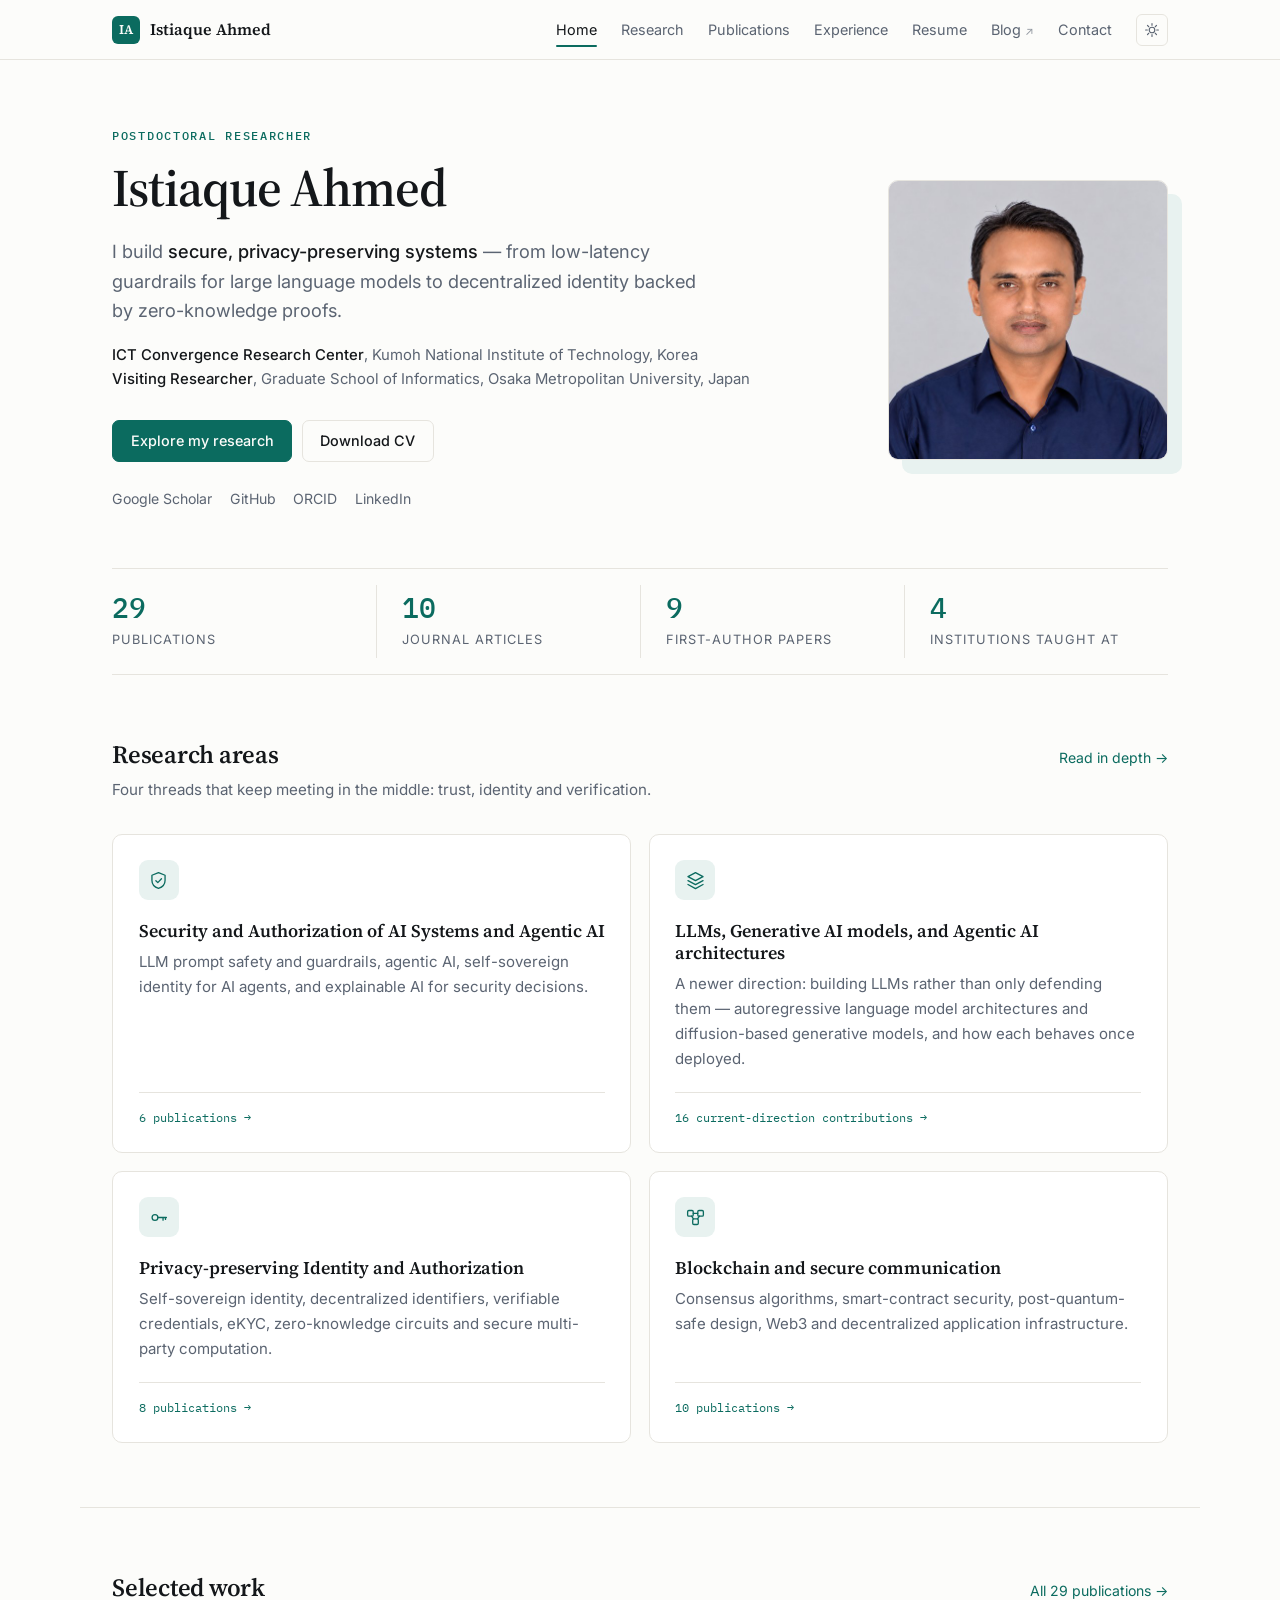
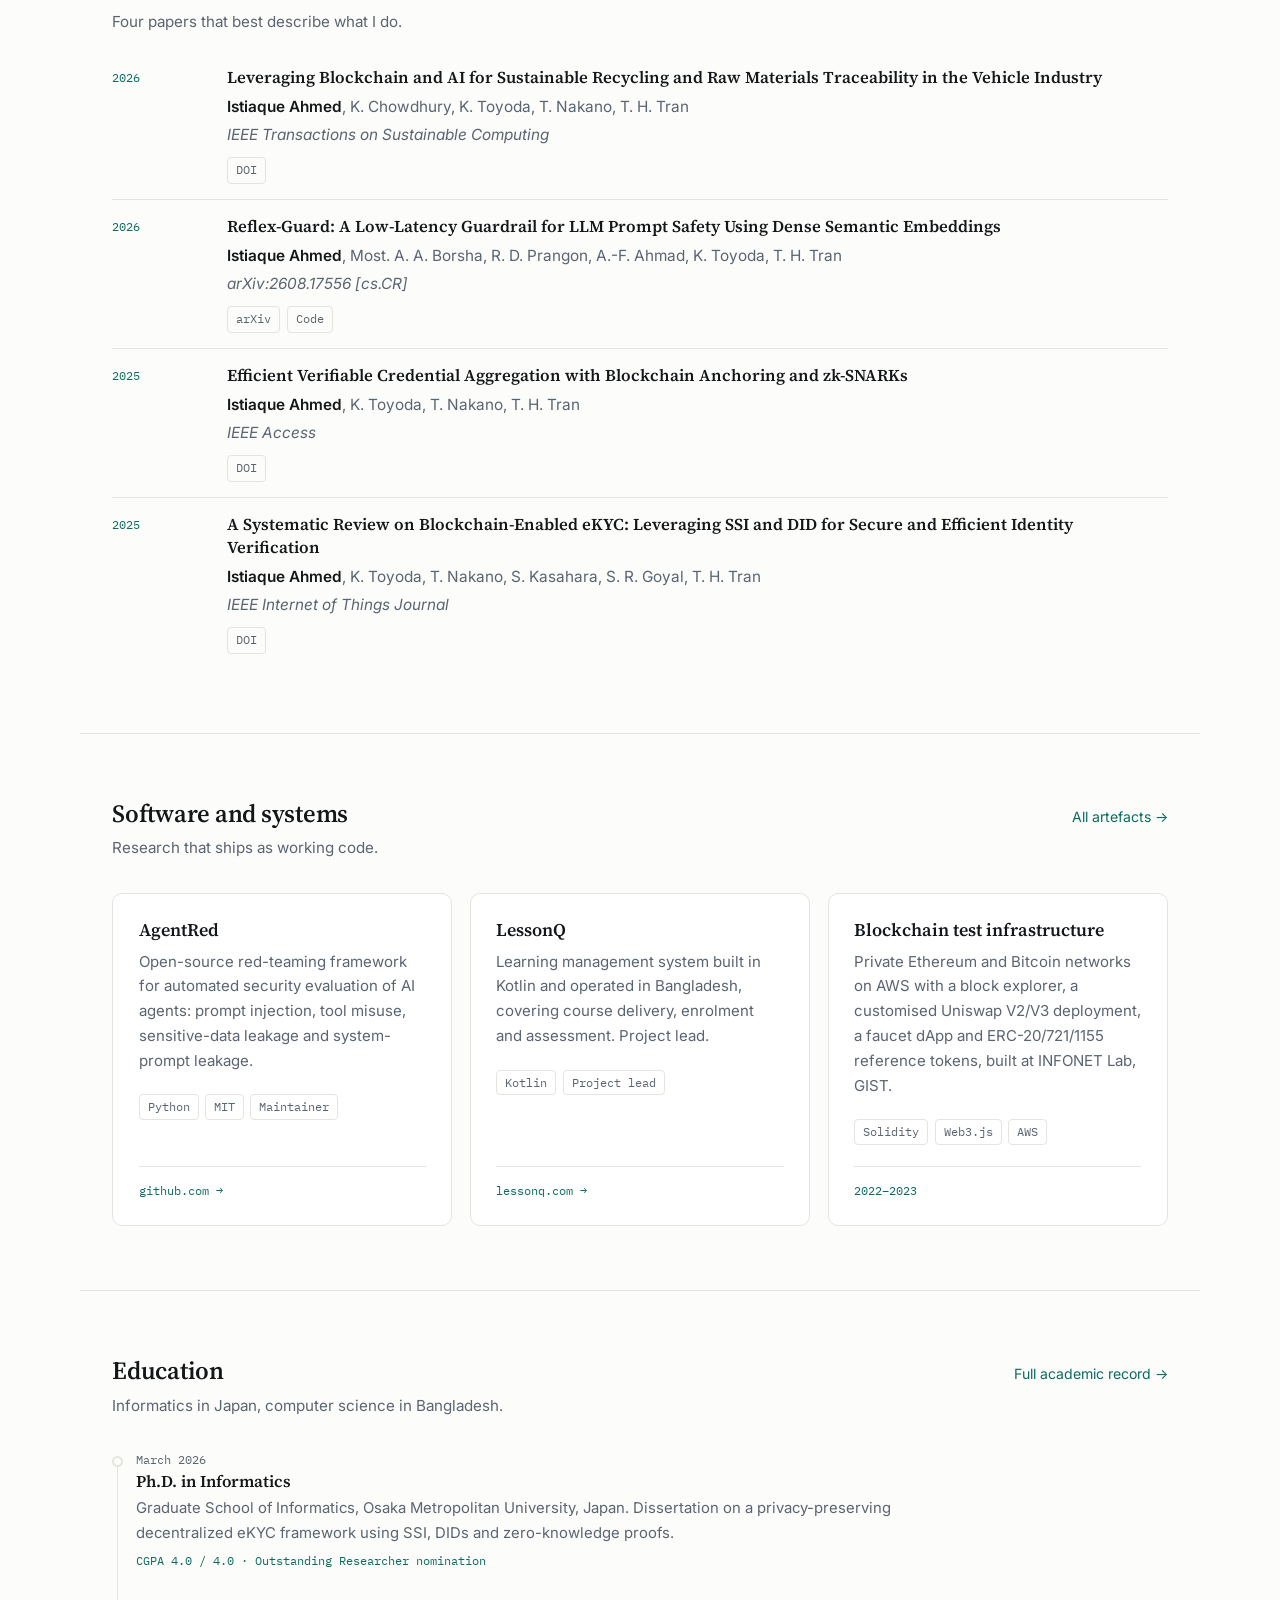
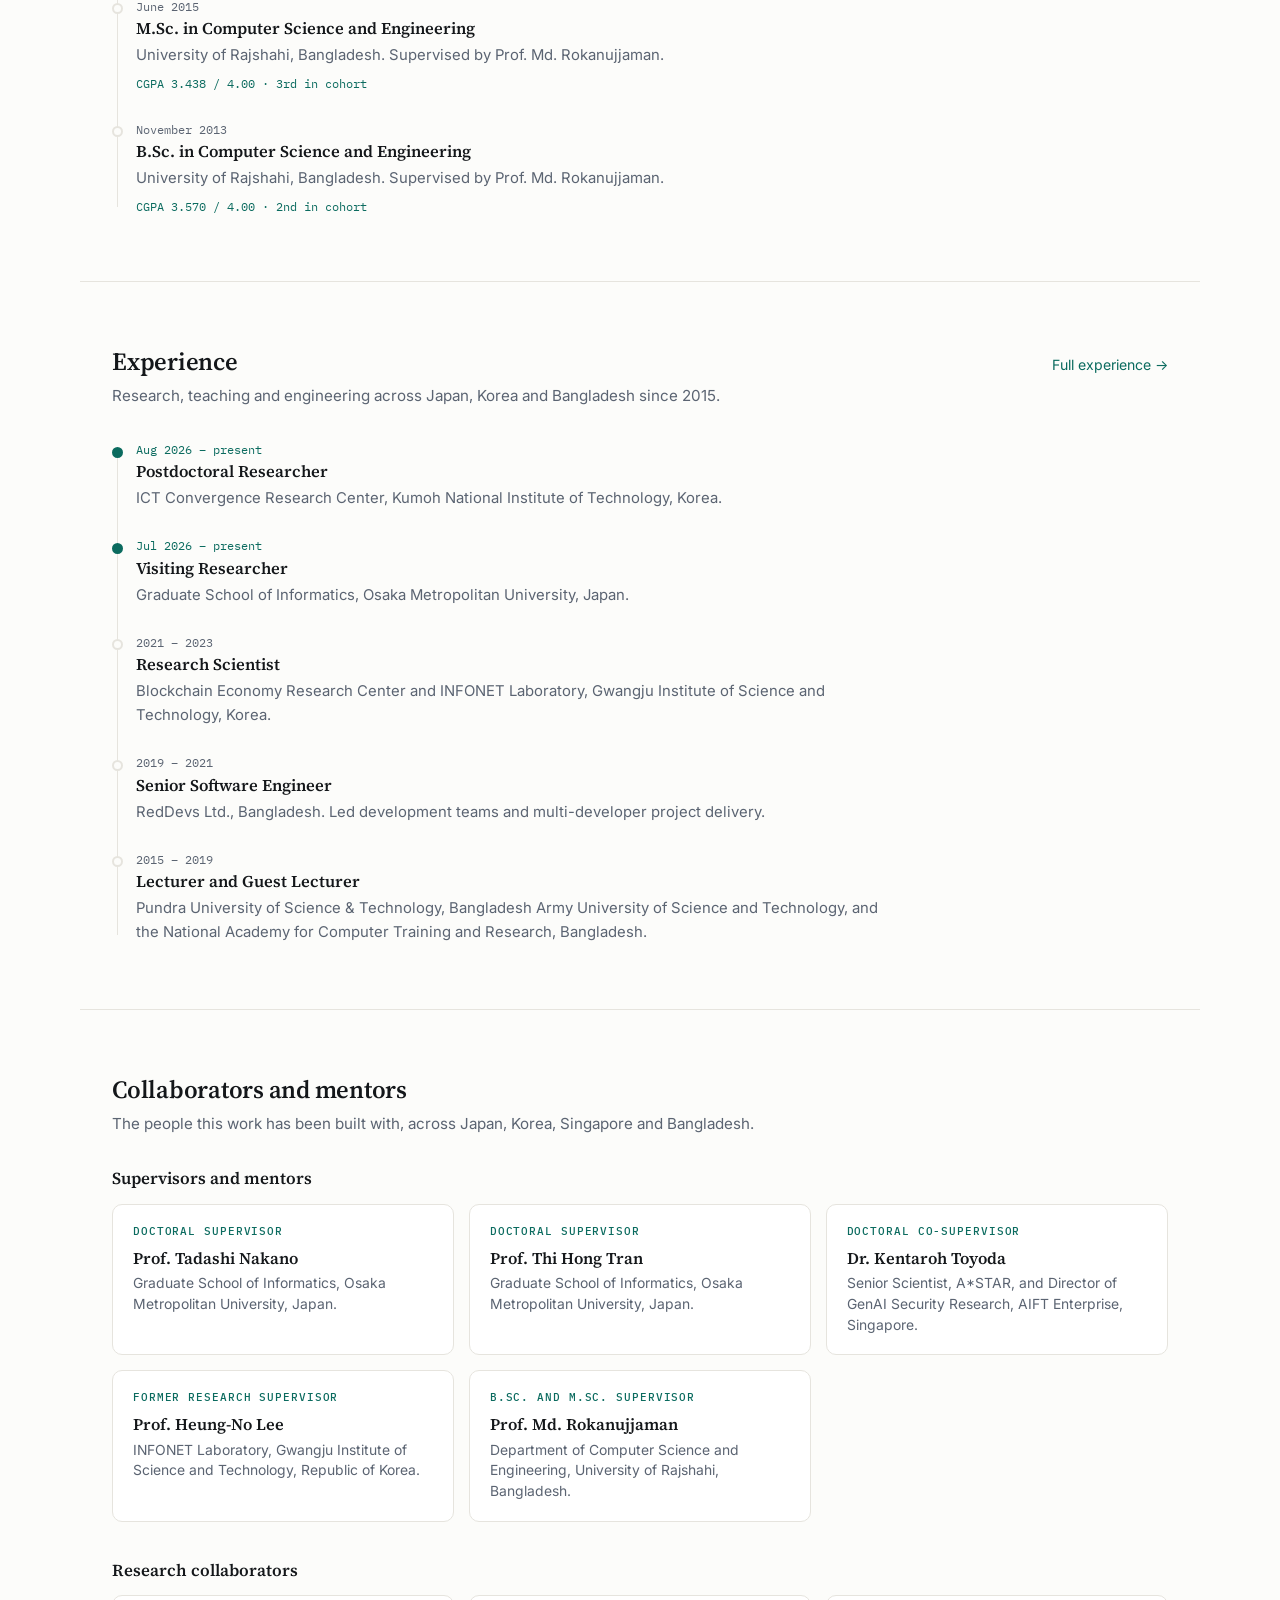
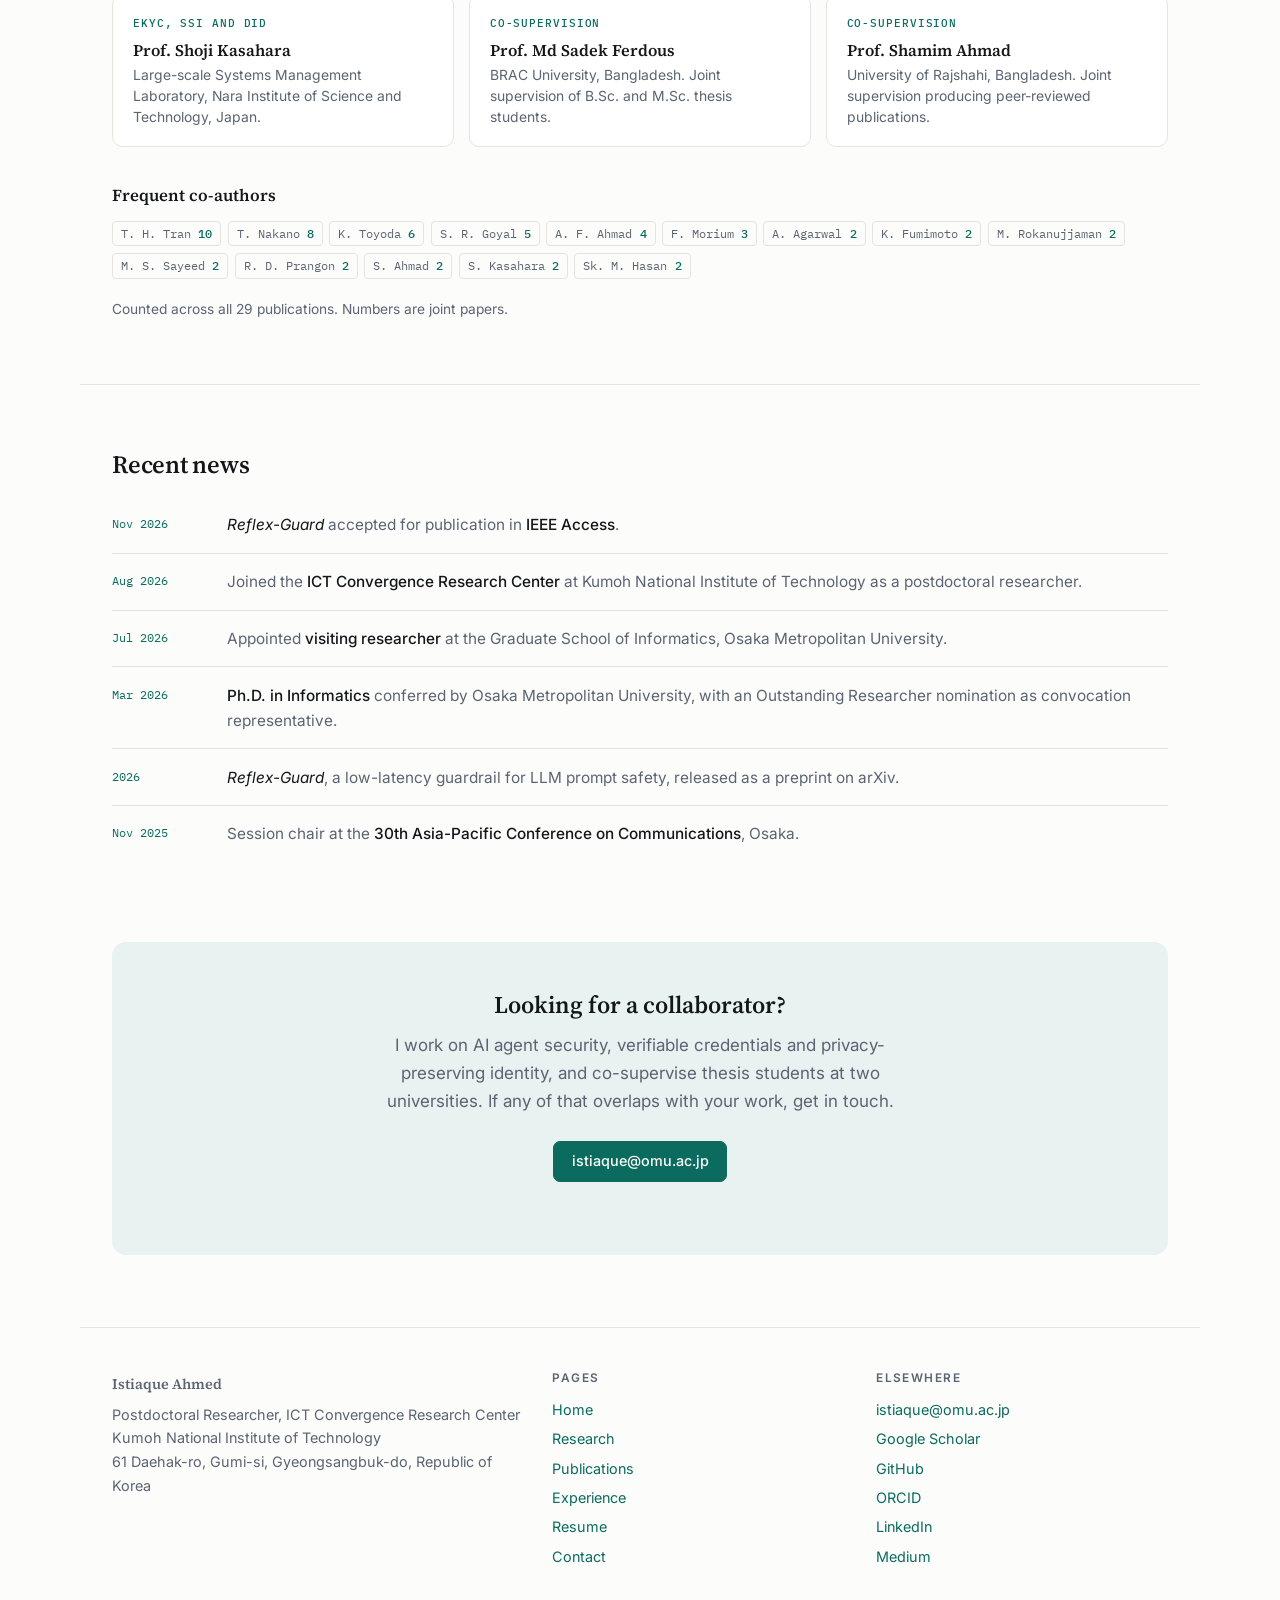
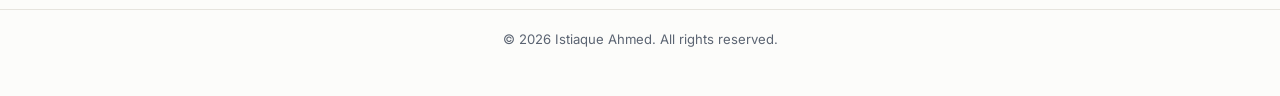
<file: index.html>
<!DOCTYPE html>
<html lang="en">
<head>
<meta charset="utf-8">
<meta name="viewport" content="width=device-width, initial-scale=1">
<title>Istiaque Ahmed — AI Security and Digital Identity Research</title>

<meta name="description" content="Istiaque Ahmed is a postdoctoral researcher at Kumoh National Institute of Technology working on AI system security, self-sovereign identity, zero-knowledge proofs and blockchain systems.">
<meta name="author" content="Istiaque Ahmed">
<meta property="og:type" content="profile">
<meta property="og:title" content="Istiaque Ahmed">
<meta property="og:description" content="Postdoctoral researcher in AI security, self-sovereign identity and zero-knowledge proofs.">
<meta property="og:url" content="https://istiaque010.github.io/bigraphy/">
<meta name="twitter:card" content="summary">

<link rel="icon" href="data:image/svg+xml,<svg xmlns='http://www.w3.org/2000/svg' viewBox='0 0 32 32'><rect width='32' height='32' rx='7' fill='%230B6B5F'/><text x='16' y='23' font-family='Georgia,serif' font-weight='600' font-size='17' fill='%23ffffff' text-anchor='middle'>IA</text></svg>">
<link rel="preconnect" href="https://fonts.googleapis.com">
<link rel="preconnect" href="https://fonts.gstatic.com" crossorigin>
<link rel="stylesheet" href="https://fonts.googleapis.com/css2?family=IBM+Plex+Mono:wght@400;500&family=Inter:wght@400;500;600&family=Source+Serif+4:opsz,wght@8..60,400;8..60,600&display=swap">
<link rel="stylesheet" href="styles.css">
<script>
  try { var t = localStorage.getItem("ia-theme");
        if (t === "dark" || t === "light") document.documentElement.setAttribute("data-theme", t); }
  catch (e) {}
</script>
</head>

<body data-page="home">
<a class="skip" href="#main">Skip to content</a>

<nav class="nav">
  <div class="nav__in">
    <a class="nav__brand" href="index.html"><span class="nav__mono">IA</span>Istiaque Ahmed</a>
    <div class="nav__links" id="navLinks">
      <a href="index.html" data-nav="home">Home</a>
      <a href="research.html" data-nav="research">Research</a>
      <a href="publications.html" data-nav="publications">Publications</a>
      <a href="experience.html" data-nav="experience">Experience</a>
      <a href="cv.html" data-nav="cv">Resume</a>
      <a href="https://medium.com/@isti.ru.cse" data-nav="blog" rel="me noopener" target="_blank">Blog<span class="nav__ext">&#8599;</span></a>
      <a href="contact.html" data-nav="contact">Contact</a>
    </div>
    <div class="nav__tools">
      <button id="themeBtn" class="iconbtn" type="button" aria-label="Switch colour theme">
        <svg class="i-sun" viewBox="0 0 24 24" aria-hidden="true"><circle cx="12" cy="12" r="4.2"/><path d="M12 2.4v2.6M12 19v2.6M2.4 12h2.6M19 12h2.6M5.2 5.2l1.9 1.9M16.9 16.9l1.9 1.9M18.8 5.2l-1.9 1.9M7.1 16.9l-1.9 1.9"/></svg>
        <svg class="i-moon" viewBox="0 0 24 24" aria-hidden="true"><path d="M20 14.2A8.2 8.2 0 1 1 9.8 4a6.6 6.6 0 0 0 10.2 10.2z"/></svg>
      </button>
      <button id="burger" class="iconbtn burger" type="button" aria-label="Open menu" aria-expanded="false" aria-controls="navLinks">
        <svg viewBox="0 0 24 24" aria-hidden="true"><path d="M4 7h16M4 12h16M4 17h16"/></svg>
      </button>
    </div>
  </div>
</nav>

<main id="main">

  <!-- ============================== HERO ============================== -->
  <header class="hero">
    <div class="wrap hero__in">
      <div>
        <p class="eyebrow">Postdoctoral Researcher</p>
        <h1>Istiaque Ahmed</h1>
        <p class="hero__lede">
          I build <strong>secure, privacy-preserving systems</strong> — from
          low-latency guardrails for large language models to decentralized
          identity backed by zero-knowledge proofs.
        </p>
        <p class="hero__where">
          <b>ICT Convergence Research Center</b>, Kumoh National Institute of Technology, Korea<br>
          <b>Visiting Researcher</b>, Graduate School of Informatics, Osaka Metropolitan University, Japan
        </p>
        <p class="hero__cta">
          <a class="btn" href="research.html">Explore my research</a>
          <a class="btn btn--ghost" href="pdf/Istiaque_Ahmed_CV.pdf" target="_blank" rel="noopener">Download CV</a>
        </p>
        <p class="linkrow">
          <!-- TODO replace SCHOLAR_ID with the user= value from your Scholar profile URL -->
          <a href="https://scholar.google.com/citations?user=SCHOLAR_ID" rel="me noopener" target="_blank">Google Scholar</a>
          <a href="https://github.com/istiaque010" rel="me noopener" target="_blank">GitHub</a>
          <a href="https://orcid.org/0000-0002-3112-6568" rel="me noopener" target="_blank">ORCID</a>
          <a href="https://www.linkedin.com/in/istirare/" rel="me noopener" target="_blank">LinkedIn</a>
        </p>
      </div>
      <div class="hero__media">
        <img class="hero__img" src="img/profile.jpg"
             srcset="img/profile.jpg 560w, img/profile@2x.jpg 1120w" sizes="280px"
             width="560" height="560" alt="Istiaque Ahmed">
      </div>
    </div>
  </header>

  <!-- ============================= STATS ============================== -->
  <div class="wrap">
    <div class="stats">
      <div><b>29</b><span>Publications</span></div>
      <div><b>10</b><span>Journal articles</span></div>
      <div><b>9</b><span>First-author papers</span></div>
      <div><b>4</b><span>Institutions taught at</span></div>
    </div>
  </div>

  <!-- ========================= RESEARCH AREAS ========================= -->
  <section class="band wrap">
    <div class="band__head">
      <div>
        <h2>Research areas</h2>
        <p>Four threads that keep meeting in the middle: trust, identity and verification.</p>
      </div>
      <a class="band__more" href="research.html">Read in depth &rarr;</a>
    </div>

    <div class="grid grid--2">
      <a class="card" href="research.html#ai">
        <span class="card__ico">
          <svg viewBox="0 0 24 24" aria-hidden="true"><path d="M12 3l7.5 3v6c0 4.4-3.1 7.6-7.5 9-4.4-1.4-7.5-4.6-7.5-9V6z"/><path d="M9 12.2l2.2 2.2 4.2-4.4"/></svg>
        </span>
        <h3>Security and Authorization of AI Systems and Agentic AI</h3>
        <p>LLM prompt safety and guardrails, agentic AI, self-sovereign identity for
           AI agents, and explainable AI for security decisions.</p>
        <span class="card__foot" data-areacount="ai"></span>
      </a>

      <a class="card" href="research.html#llm">
        <span class="card__ico">
          <svg viewBox="0 0 24 24" aria-hidden="true"><path d="M12 3l8.6 4.6L12 12.2 3.4 7.6z"/><path d="M3.4 12.1L12 16.7l8.6-4.6"/><path d="M3.4 16.6L12 21.2l8.6-4.6"/></svg>
        </span>
        <h3>LLMs, Generative AI models, and Agentic AI architectures</h3>
        <p>A newer direction: building LLMs rather than only defending them —
           autoregressive language model architectures and diffusion-based
           generative models, and how each behaves once deployed.</p>
        <span class="card__foot" data-areacount="llm"></span>
      </a>

      <a class="card" href="research.html#privacy">
        <span class="card__ico">
          <svg viewBox="0 0 24 24" aria-hidden="true"><circle cx="8" cy="12" r="3.3"/><path d="M11.3 12H21M17.2 12v3.1M20 12v2.2"/></svg>
        </span>
        <h3>Privacy-preserving Identity and Authorization</h3>
        <p>Self-sovereign identity, decentralized identifiers, verifiable credentials,
           eKYC, zero-knowledge circuits and secure multi-party computation.</p>
        <span class="card__foot" data-areacount="privacy"></span>
      </a>

      <a class="card" href="research.html#blockchain">
        <span class="card__ico">
          <svg viewBox="0 0 24 24" aria-hidden="true"><rect x="3" y="4" width="6.4" height="6.4" rx="1.4"/><rect x="14.6" y="4" width="6.4" height="6.4" rx="1.4"/><rect x="8.8" y="13.6" width="6.4" height="6.4" rx="1.4"/><path d="M9.4 7.2h5.2M7.6 10.4l2 3.2M16.4 10.4l-2 3.2"/></svg>
        </span>
        <h3>Blockchain and secure communication</h3>
        <p>Consensus algorithms, smart-contract security, post-quantum-safe design,
           Web3 and decentralized application infrastructure.</p>
        <span class="card__foot" data-areacount="blockchain"></span>
      </a>

   </div>
  </section>

  <!-- ========================== SELECTED WORK ========================= -->
  <section class="band wrap">
    <div class="band__head">
      <div>
        <h2>Selected work</h2>
        <p>Four papers that best describe what I do.</p>
      </div>
      <a class="band__more" href="publications.html">All 29 publications &rarr;</a>
    </div>
    <ul class="newsline" id="selectedWork"></ul>
  </section>

  <!-- ============================ PROJECTS ============================ -->
  <section class="band wrap">
    <div class="band__head">
      <div>
        <h2>Software and systems</h2>
        <p>Research that ships as working code.</p>
      </div>
      <a class="band__more" href="research.html#software">All artefacts &rarr;</a>
    </div>

    <div class="grid grid--3">
      <div class="card card--link">
        <h3>AgentRed</h3>
        <p>Open-source red-teaming framework for automated security evaluation of AI
           agents: prompt injection, tool misuse, sensitive-data leakage and
           system-prompt leakage.</p>
        <p class="area__tags card__tags">
          <span class="tag">Python</span><span class="tag">MIT</span><span class="tag">Maintainer</span>
        </p>
        <span class="card__foot"><a href="https://github.com/istiaque010/AgentRed" rel="noopener" target="_blank">github.com &rarr;</a></span>
      </div>

      <div class="card card--link">
        <h3>LessonQ</h3>
        <p>Learning management system built in Kotlin and operated in Bangladesh, covering
           course delivery, enrolment and assessment. Project lead.</p>
        <p class="area__tags card__tags">
          <span class="tag">Kotlin</span><span class="tag">Project lead</span>
        </p>
        <span class="card__foot"><a href="https://lessonq.com/" rel="noopener" target="_blank">lessonq.com &rarr;</a></span>
      </div>

      <div class="card card--link">
        <h3>Blockchain test infrastructure</h3>
        <p>Private Ethereum and Bitcoin networks on AWS with a block explorer, a
           customised Uniswap V2/V3 deployment, a faucet dApp and ERC-20/721/1155
           reference tokens, built at INFONET Lab, GIST.</p>
        <p class="area__tags card__tags">
          <span class="tag">Solidity</span><span class="tag">Web3.js</span><span class="tag">AWS</span>
        </p>
        <span class="card__foot">2022&ndash;2023</span>
      </div>
    </div>
  </section>

  <!-- ============================ EDUCATION ========================== -->
  <section class="band wrap" id="education">
    <div class="band__head">
      <div>
        <h2>Education</h2>
        <p>Informatics in Japan, computer science in Bangladesh.</p>
      </div>
      <a class="band__more" href="cv.html">Full academic record &rarr;</a>
    </div>

    <ol class="tl">
      <li>
        <time>March 2026</time>
        <h3>Ph.D. in Informatics</h3>
        <p>Graduate School of Informatics, Osaka Metropolitan University, Japan.
           Dissertation on a privacy-preserving decentralized eKYC framework
           using SSI, DIDs and zero-knowledge proofs.</p>
        <span class="tl__meta">CGPA 4.0 / 4.0 &middot; Outstanding Researcher nomination</span>
      </li>
      <li>
        <time>June 2015</time>
        <h3>M.Sc. in Computer Science and Engineering</h3>
        <p>University of Rajshahi, Bangladesh. Supervised by Prof. Md. Rokanujjaman.</p>
        <span class="tl__meta">CGPA 3.438 / 4.00 &middot; 3rd in cohort</span>
      </li>
      <li>
        <time>November 2013</time>
        <h3>B.Sc. in Computer Science and Engineering</h3>
        <p>University of Rajshahi, Bangladesh. Supervised by Prof. Md. Rokanujjaman.</p>
        <span class="tl__meta">CGPA 3.570 / 4.00 &middot; 2nd in cohort</span>
      </li>
    </ol>
  </section>

  <!-- ============================ EXPERIENCE ========================= -->
  <section class="band wrap" id="experience">
    <div class="band__head">
      <div>
        <h2>Experience</h2>
        <p>Research, teaching and engineering across Japan, Korea and Bangladesh since 2015.</p>
      </div>
      <a class="band__more" href="experience.html">Full experience &rarr;</a>
    </div>

    <ol class="tl">
      <li class="is-now">
        <time>Aug 2026 &ndash; present</time>
        <h3>Postdoctoral Researcher</h3>
        <p>ICT Convergence Research Center, Kumoh National Institute of Technology, Korea.</p>
      </li>
      <li class="is-now">
        <time>Jul 2026 &ndash; present</time>
        <h3>Visiting Researcher</h3>
        <p>Graduate School of Informatics, Osaka Metropolitan University, Japan.</p>
      </li>
      <li>
        <time>2021 &ndash; 2023</time>
        <h3>Research Scientist</h3>
        <p>Blockchain Economy Research Center and INFONET Laboratory, Gwangju
           Institute of Science and Technology, Korea.</p>
      </li>
      <li>
        <time>2019 &ndash; 2021</time>
        <h3>Senior Software Engineer</h3>
        <p>RedDevs Ltd., Bangladesh. Led development teams and multi-developer
           project delivery.</p>
      </li>
      <li>
        <time>2015 &ndash; 2019</time>
        <h3>Lecturer and Guest Lecturer</h3>
        <p>Pundra University of Science &amp; Technology, Bangladesh Army University
           of Science and Technology, and the National Academy for Computer
           Training and Research, Bangladesh.</p>
      </li>
    </ol>
  </section>

  <!-- ========================== COLLABORATORS ========================= -->
  <section class="band wrap" id="collaborators">
    <div class="band__head">
      <div>
        <h2>Collaborators and mentors</h2>
        <p>The people this work has been built with, across Japan, Korea, Singapore and Bangladesh.</p>
      </div>
    </div>

    <h3 class="sub__h">Supervisors and mentors</h3>
    <div class="people">
      <div class="person">
        <p class="role">Doctoral supervisor</p>
        <h3>Prof. Tadashi Nakano</h3>
        <p>Graduate School of Informatics, Osaka Metropolitan University, Japan.</p>
      </div>
      <div class="person">
        <p class="role">Doctoral supervisor</p>
        <h3>Prof. Thi Hong Tran</h3>
        <p>Graduate School of Informatics, Osaka Metropolitan University, Japan.</p>
      </div>
      <div class="person">
        <p class="role">Doctoral co-supervisor</p>
        <h3>Dr. Kentaroh Toyoda</h3>
        <p>Senior Scientist, A*STAR, and Director of GenAI Security Research,
           AIFT Enterprise, Singapore.</p>
      </div>
      <div class="person">
        <p class="role">Former research supervisor</p>
        <h3>Prof. Heung-No Lee</h3>
        <p>INFONET Laboratory, Gwangju Institute of Science and Technology,
           Republic of Korea.</p>
      </div>
      <div class="person">
        <p class="role">B.Sc. and M.Sc. supervisor</p>
        <h3>Prof. Md. Rokanujjaman</h3>
        <p>Department of Computer Science and Engineering, University of Rajshahi,
           Bangladesh.</p>
      </div>
    </div>

    <h3 class="sub__h">Research collaborators</h3>
    <div class="people">
      <div class="person">
        <p class="role">eKYC, SSI and DID</p>
        <h3>Prof. Shoji Kasahara</h3>
        <p>Large-scale Systems Management Laboratory, Nara Institute of Science
           and Technology, Japan.</p>
      </div>
      <div class="person">
        <p class="role">Co-supervision</p>
        <h3>Prof. Md Sadek Ferdous</h3>
        <p>BRAC University, Bangladesh. Joint supervision of B.Sc. and M.Sc.
           thesis students.</p>
      </div>
      <div class="person">
        <p class="role">Co-supervision</p>
        <h3>Prof. Shamim Ahmad</h3>
        <p>University of Rajshahi, Bangladesh. Joint supervision producing
           peer-reviewed publications.</p>
      </div>
    </div>

    <h3 class="sub__h">Frequent co-authors</h3>
    <p class="coauthors" data-coauthors></p>
    <p class="pub__count">Counted across all 29 publications. Numbers are joint papers.</p>
  </section>

  <!-- ============================== NEWS ============================== -->
  <section class="band wrap">
    <div class="band__head">
      <div><h2>Recent news</h2></div>
    </div>
    <ul class="newsline">
      <li><time>Nov 2026</time><div><em>Reflex-Guard</em> accepted for publication in <strong>IEEE Access</strong>.</div></li>
      <li><time>Aug 2026</time><div>Joined the <strong>ICT Convergence Research Center</strong> at Kumoh National Institute of Technology as a postdoctoral researcher.</div></li>
      <li><time>Jul 2026</time><div>Appointed <strong>visiting researcher</strong> at the Graduate School of Informatics, Osaka Metropolitan University.</div></li>
      <li><time>Mar 2026</time><div><strong>Ph.D. in Informatics</strong> conferred by Osaka Metropolitan University, with an Outstanding Researcher nomination as convocation representative.</div></li>
      <li><time>2026</time><div><em>Reflex-Guard</em>, a low-latency guardrail for LLM prompt safety, released as a preprint on arXiv.</div></li>
      <li><time>Nov 2025</time><div>Session chair at the <strong>30th Asia-Pacific Conference on Communications</strong>, Osaka.</div></li>
    </ul>
  </section>

  <!-- ============================== CTA =============================== -->
  <div class="wrap">
    <section class="cta">
      <h2>Looking for a collaborator?</h2>
      <p>
        I work on AI agent security, verifiable credentials and privacy-preserving
        identity, and co-supervise thesis students at two universities. If any of
        that overlaps with your work, get in touch.
      </p>
      <p class="cta__actions">
        <a class="btn" href="mailto:istiaque@omu.ac.jp" target="_blank">istiaque@omu.ac.jp</a>
      </p>
    </section>
  </div>

</main>

<footer class="foot">
  <div class="foot__in">
    <div>
      <p class="foot__name">Istiaque Ahmed</p>
      <p>Postdoctoral Researcher, ICT Convergence Research Center<br>
         Kumoh National Institute of Technology<br>
         61 Daehak-ro, Gumi-si, Gyeongsangbuk-do, Republic of Korea</p>
    </div>
    <div>
      <h2>Pages</h2>
      <ul>
        <li><a href="index.html">Home</a></li>
        <li><a href="research.html">Research</a></li>
        <li><a href="publications.html">Publications</a></li>
        <li><a href="experience.html">Experience</a></li>
        <li><a href="cv.html">Resume</a></li>
        <li><a href="contact.html">Contact</a></li>
      </ul>
    </div>
    <div>
      <h2>Elsewhere</h2>
      <ul>
        <li><a href="mailto:istiaque@omu.ac.jp" target="_blank">istiaque@omu.ac.jp</a></li>
        <li><a href="https://scholar.google.com/citations?user=SCHOLAR_ID" rel="me noopener" target="_blank">Google Scholar</a></li>
        <li><a href="https://github.com/istiaque010" rel="me noopener" target="_blank">GitHub</a></li>
        <li><a href="https://orcid.org/0000-0002-3112-6568" rel="me noopener" target="_blank">ORCID</a></li>
        <li><a href="https://www.linkedin.com/in/istirare/" rel="me noopener" target="_blank">LinkedIn</a></li>
        <li><a href="https://medium.com/@isti.ru.cse" rel="me noopener" target="_blank">Medium</a></li>
      </ul>
    </div>
  </div>
  <p class="foot__meta">&copy; <span data-year>2026</span> Istiaque Ahmed. All rights reserved.</p>
</footer>

<script src="publications.js"></script>
<script src="main.js"></script>
</body>
</html>
</file>
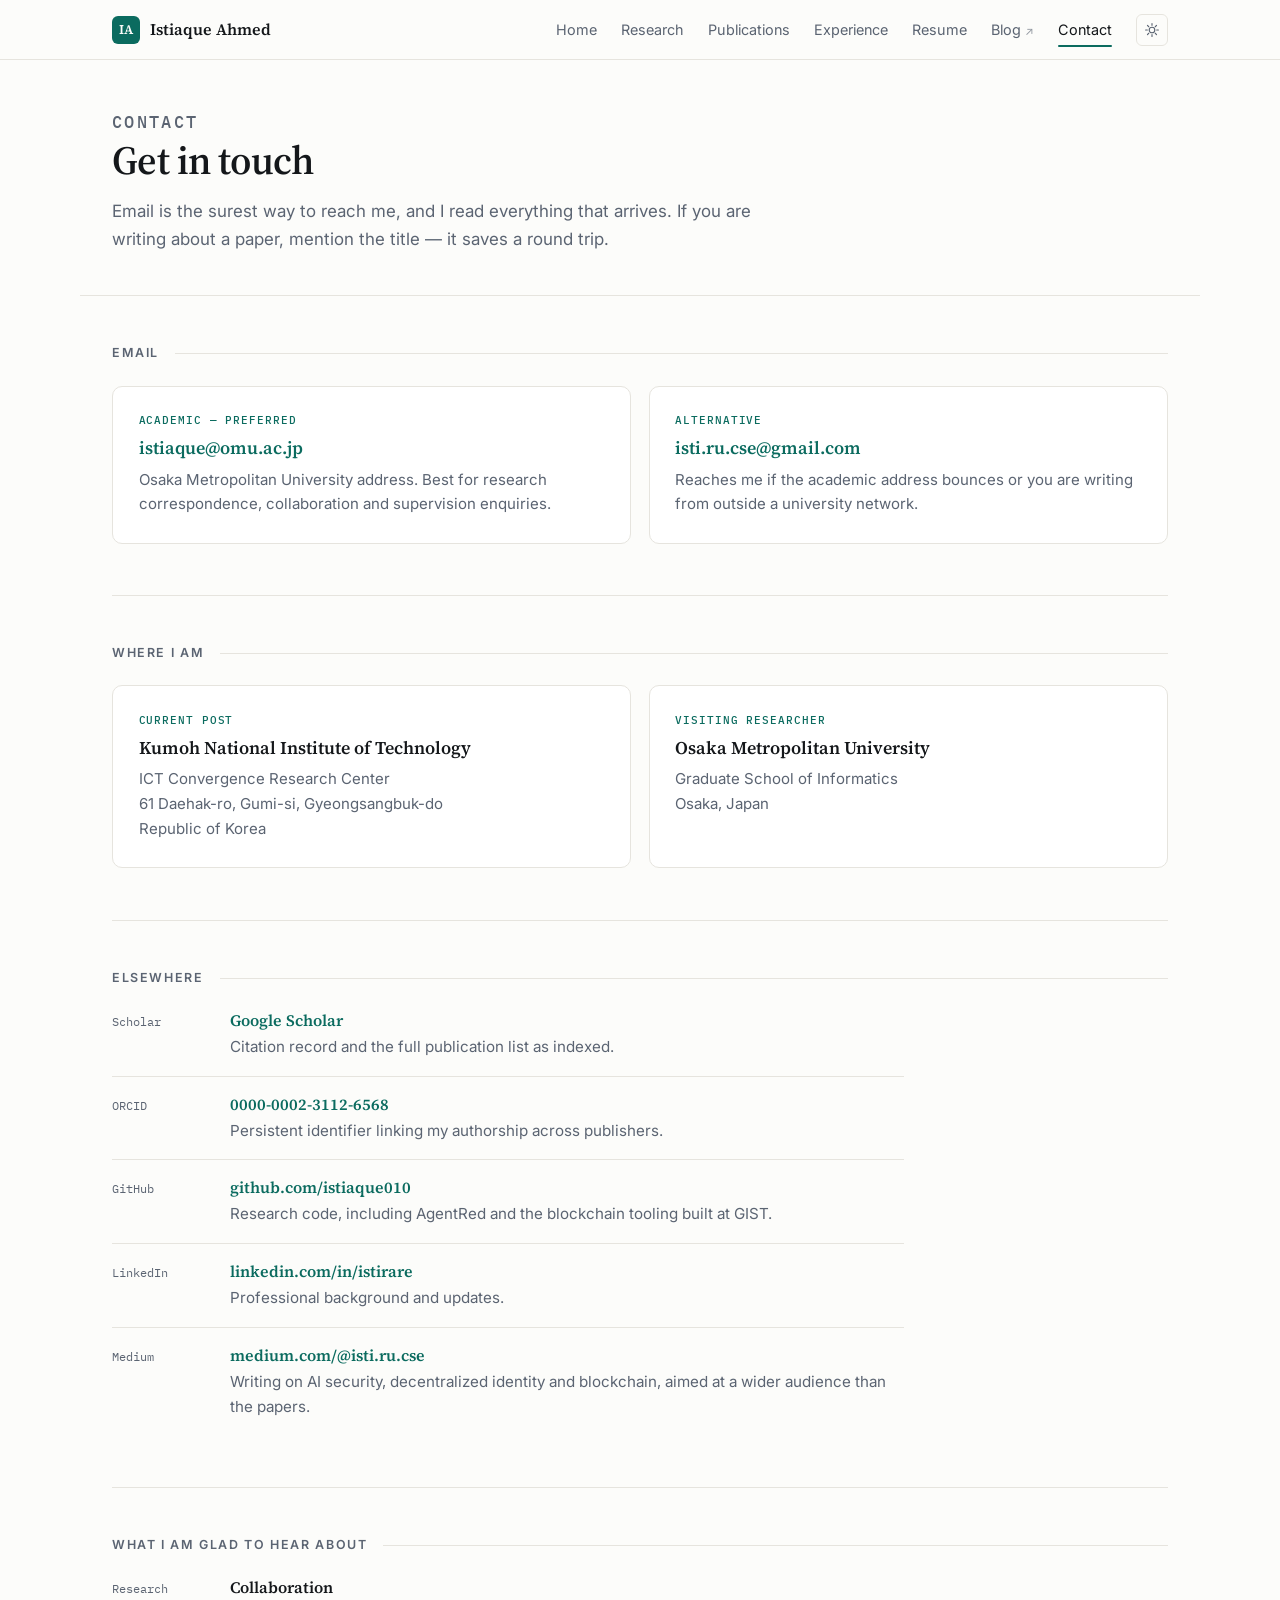
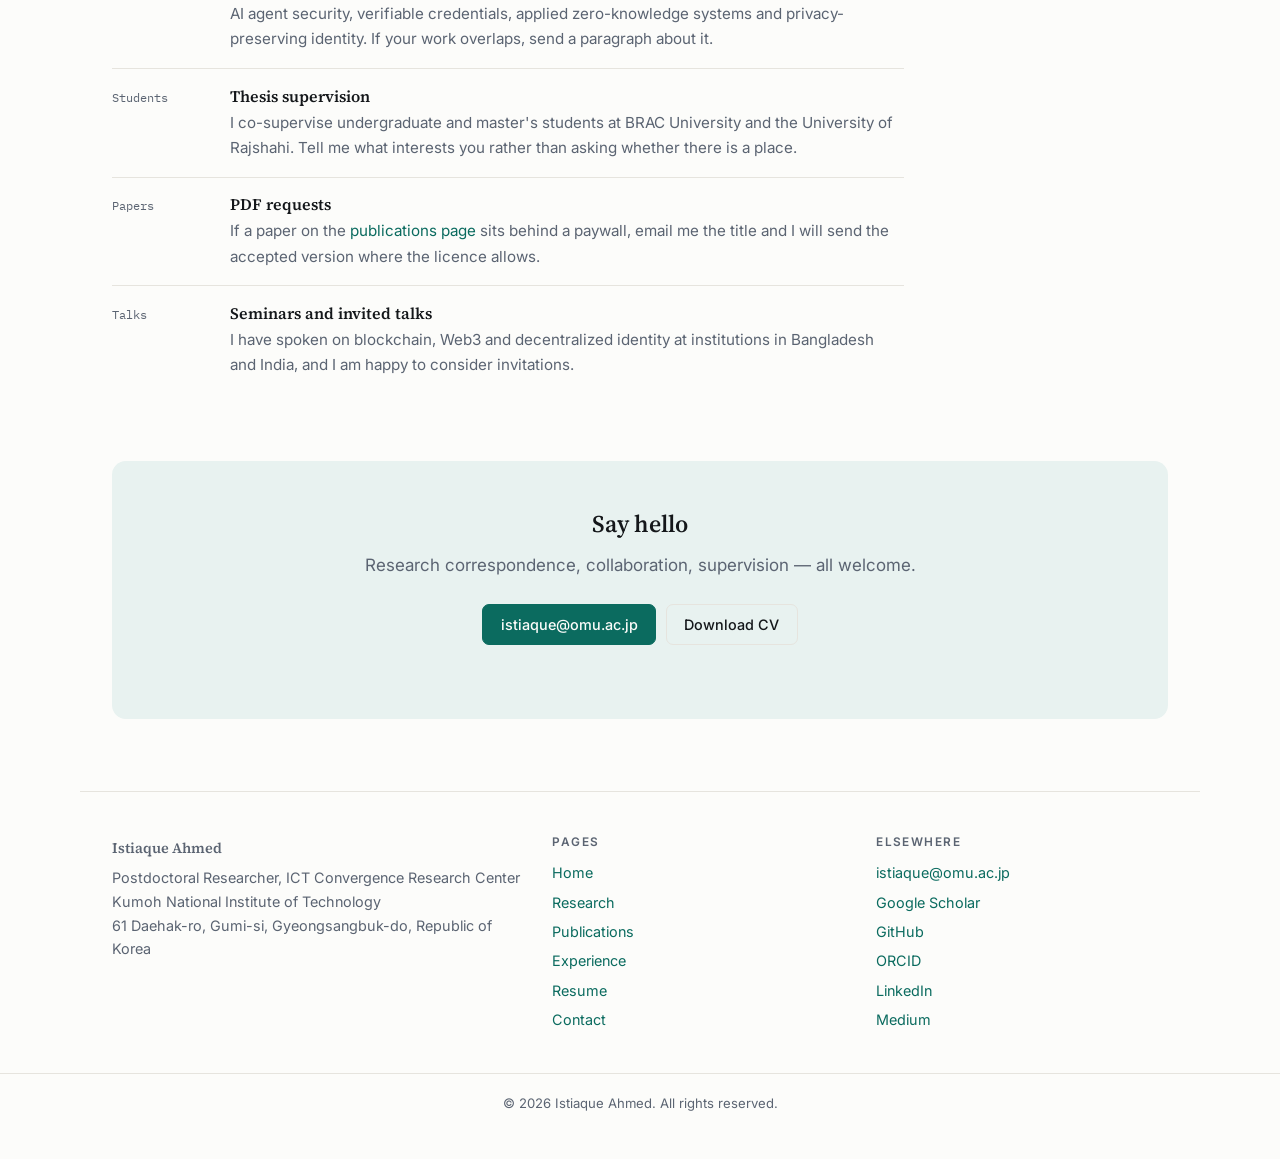
<file: contact.html>
<!DOCTYPE html>
<html lang="en">
<head>
<meta charset="utf-8">
<meta name="viewport" content="width=device-width, initial-scale=1">
<title>Contact — Istiaque Ahmed</title>
<meta name="description" content="Get in touch with Istiaque Ahmed, postdoctoral researcher at Kumoh National Institute of Technology working on AI security, self-sovereign identity and zero-knowledge proofs.">
<meta name="author" content="Istiaque Ahmed">
<link rel="icon" href="data:image/svg+xml,<svg xmlns='http://www.w3.org/2000/svg' viewBox='0 0 32 32'><rect width='32' height='32' rx='7' fill='%230B6B5F'/><text x='16' y='23' font-family='Georgia,serif' font-weight='600' font-size='17' fill='%23ffffff' text-anchor='middle'>IA</text></svg>">
<link rel="preconnect" href="https://fonts.googleapis.com">
<link rel="preconnect" href="https://fonts.gstatic.com" crossorigin>
<link rel="stylesheet" href="https://fonts.googleapis.com/css2?family=IBM+Plex+Mono:wght@400;500&family=Inter:wght@400;500;600&family=Source+Serif+4:opsz,wght@8..60,400;8..60,600&display=swap">
<link rel="stylesheet" href="styles.css">
<script>
  try { var t = localStorage.getItem("ia-theme");
        if (t === "dark" || t === "light") document.documentElement.setAttribute("data-theme", t); }
  catch (e) {}
</script>
</head>

<body data-page="contact">
<a class="skip" href="#main">Skip to content</a>

<nav class="nav">
  <div class="nav__in">
    <a class="nav__brand" href="index.html"><span class="nav__mono">IA</span>Istiaque Ahmed</a>
    <div class="nav__links" id="navLinks">
      <a href="index.html" data-nav="home">Home</a>
      <a href="research.html" data-nav="research">Research</a>
      <a href="publications.html" data-nav="publications">Publications</a>
      <a href="experience.html" data-nav="experience">Experience</a>
      <a href="cv.html" data-nav="cv">Resume</a>
      <a href="https://medium.com/@isti.ru.cse" data-nav="blog" rel="me noopener" target="_blank">Blog<span class="nav__ext">&#8599;</span></a>
      <a href="contact.html" data-nav="contact">Contact</a>
    </div>
    <div class="nav__tools">
      <button id="themeBtn" class="iconbtn" type="button" aria-label="Switch colour theme">
        <svg class="i-sun" viewBox="0 0 24 24" aria-hidden="true"><circle cx="12" cy="12" r="4.2"/><path d="M12 2.4v2.6M12 19v2.6M2.4 12h2.6M19 12h2.6M5.2 5.2l1.9 1.9M16.9 16.9l1.9 1.9M18.8 5.2l-1.9 1.9M7.1 16.9l-1.9 1.9"/></svg>
        <svg class="i-moon" viewBox="0 0 24 24" aria-hidden="true"><path d="M20 14.2A8.2 8.2 0 1 1 9.8 4a6.6 6.6 0 0 0 10.2 10.2z"/></svg>
      </button>
      <button id="burger" class="iconbtn burger" type="button" aria-label="Open menu" aria-expanded="false" aria-controls="navLinks">
        <svg viewBox="0 0 24 24" aria-hidden="true"><path d="M4 7h16M4 12h16M4 17h16"/></svg>
      </button>
    </div>
  </div>
</nav>

<main id="main">

  <header class="phead wrap">
    <p class="eyebrow">Contact</p>
    <h1>Get in touch</h1>
    <p>
      Email is the surest way to reach me, and I read everything that arrives.
      If you are writing about a paper, mention the title — it saves a round trip.
    </p>
  </header>

  <div class="wrap">

    <section class="section" id="email">
      <h2>Email</h2>
      <div class="grid grid--2">
        <div class="card">
          <p class="role">Academic &mdash; preferred</p>
          <h3><a href="mailto:istiaque@omu.ac.jp" target="_blank">istiaque@omu.ac.jp</a></h3>
          <p>Osaka Metropolitan University address. Best for research
             correspondence, collaboration and supervision enquiries.</p>
        </div>
        <div class="card">
          <p class="role">Alternative</p>
          <h3><a href="mailto:isti.ru.cse@gmail.com" target="_blank">isti.ru.cse@gmail.com</a></h3>
          <p>Reaches me if the academic address bounces or you are writing from
             outside a university network.</p>
        </div>
      </div>
    </section>

    <section class="section" id="where">
      <h2>Where I am</h2>
      <div class="grid grid--2">
        <div class="card">
          <p class="role">Current post</p>
          <h3>Kumoh National Institute of Technology</h3>
          <p>ICT Convergence Research Center<br>
             61 Daehak-ro, Gumi-si, Gyeongsangbuk-do<br>
             Republic of Korea</p>
        </div>
        <div class="card">
          <p class="role">Visiting researcher</p>
          <h3>Osaka Metropolitan University</h3>
          <p>Graduate School of Informatics<br>
             Osaka, Japan</p>
        </div>
      </div>
    </section>

    <section class="section" id="profiles">
      <h2>Elsewhere</h2>
      <ul class="rows">
        <li>
          <span class="rows__when">Scholar</span>
          <div>
            <!-- TODO replace SCHOLAR_ID with the user= value from your Scholar profile URL -->
            <h3><a href="https://scholar.google.com/citations?user=SCHOLAR_ID" rel="me noopener" target="_blank">Google Scholar</a></h3>
            <p>Citation record and the full publication list as indexed.</p>
          </div>
        </li>
        <li>
          <span class="rows__when">ORCID</span>
          <div>
            <h3><a href="https://orcid.org/0000-0002-3112-6568" rel="me noopener" target="_blank">0000-0002-3112-6568</a></h3>
            <p>Persistent identifier linking my authorship across publishers.</p>
          </div>
        </li>
        <li>
          <span class="rows__when">GitHub</span>
          <div>
            <h3><a href="https://github.com/istiaque010" rel="me noopener" target="_blank">github.com/istiaque010</a></h3>
            <p>Research code, including AgentRed and the blockchain tooling built
               at GIST.</p>
          </div>
        </li>
        <li>
          <span class="rows__when">LinkedIn</span>
          <div>
            <h3><a href="https://www.linkedin.com/in/istirare/" rel="me noopener" target="_blank">linkedin.com/in/istirare</a></h3>
            <p>Professional background and updates.</p>
          </div>
        </li>
        <li>
          <span class="rows__when">Medium</span>
          <div>
            <h3><a href="https://medium.com/@isti.ru.cse" rel="me noopener" target="_blank">medium.com/@isti.ru.cse</a></h3>
            <p>Writing on AI security, decentralized identity and blockchain,
               aimed at a wider audience than the papers.</p>
          </div>
        </li>
      </ul>
    </section>

    <section class="section" id="about-writing">
      <h2>What I am glad to hear about</h2>
      <ul class="rows">
        <li>
          <span class="rows__when">Research</span>
          <div>
            <h3>Collaboration</h3>
            <p>AI agent security, verifiable credentials, applied zero-knowledge
               systems and privacy-preserving identity. If your work overlaps,
               send a paragraph about it.</p>
          </div>
        </li>
        <li>
          <span class="rows__when">Students</span>
          <div>
            <h3>Thesis supervision</h3>
            <p>I co-supervise undergraduate and master's students at BRAC
               University and the University of Rajshahi. Tell me what interests
               you rather than asking whether there is a place.</p>
          </div>
        </li>
        <li>
          <span class="rows__when">Papers</span>
          <div>
            <h3>PDF requests</h3>
            <p>If a paper on the <a href="publications.html">publications page</a>
               sits behind a paywall, email me the title and I will send the
               accepted version where the licence allows.</p>
          </div>
        </li>
        <li>
          <span class="rows__when">Talks</span>
          <div>
            <h3>Seminars and invited talks</h3>
            <p>I have spoken on blockchain, Web3 and decentralized identity at
               institutions in Bangladesh and India, and I am happy to consider
               invitations.</p>
          </div>
        </li>
      </ul>
    </section>

  </div>

  <div class="wrap">
    <section class="cta">
      <h2>Say hello</h2>
      <p>Research correspondence, collaboration, supervision — all welcome.</p>
      <p class="cta__actions">
        <a class="btn" href="mailto:istiaque@omu.ac.jp" target="_blank">istiaque@omu.ac.jp</a>
        <a class="btn btn--ghost" href="pdf/Istiaque_Ahmed_CV.pdf" target="_blank" rel="noopener">Download CV</a>
      </p>
    </section>
  </div>

</main>

<footer class="foot">
  <div class="foot__in">
    <div>
      <p class="foot__name">Istiaque Ahmed</p>
      <p>Postdoctoral Researcher, ICT Convergence Research Center<br>
         Kumoh National Institute of Technology<br>
         61 Daehak-ro, Gumi-si, Gyeongsangbuk-do, Republic of Korea</p>
    </div>
    <div>
      <h2>Pages</h2>
      <ul>
        <li><a href="index.html">Home</a></li>
        <li><a href="research.html">Research</a></li>
        <li><a href="publications.html">Publications</a></li>
        <li><a href="experience.html">Experience</a></li>
        <li><a href="cv.html">Resume</a></li>
        <li><a href="contact.html">Contact</a></li>
      </ul>
    </div>
    <div>
      <h2>Elsewhere</h2>
      <ul>
        <li><a href="mailto:istiaque@omu.ac.jp" target="_blank">istiaque@omu.ac.jp</a></li>
        <li><a href="https://scholar.google.com/citations?user=SCHOLAR_ID" rel="me noopener" target="_blank">Google Scholar</a></li>
        <li><a href="https://github.com/istiaque010" rel="me noopener" target="_blank">GitHub</a></li>
        <li><a href="https://orcid.org/0000-0002-3112-6568" rel="me noopener" target="_blank">ORCID</a></li>
        <li><a href="https://www.linkedin.com/in/istirare/" rel="me noopener" target="_blank">LinkedIn</a></li>
        <li><a href="https://medium.com/@isti.ru.cse" rel="me noopener" target="_blank">Medium</a></li>
      </ul>
    </div>
  </div>
  <p class="foot__meta">&copy; <span data-year>2026</span> Istiaque Ahmed. All rights reserved.</p>
</footer>

<script src="publications.js"></script>
<script src="main.js"></script>
</body>
</html>
</file>
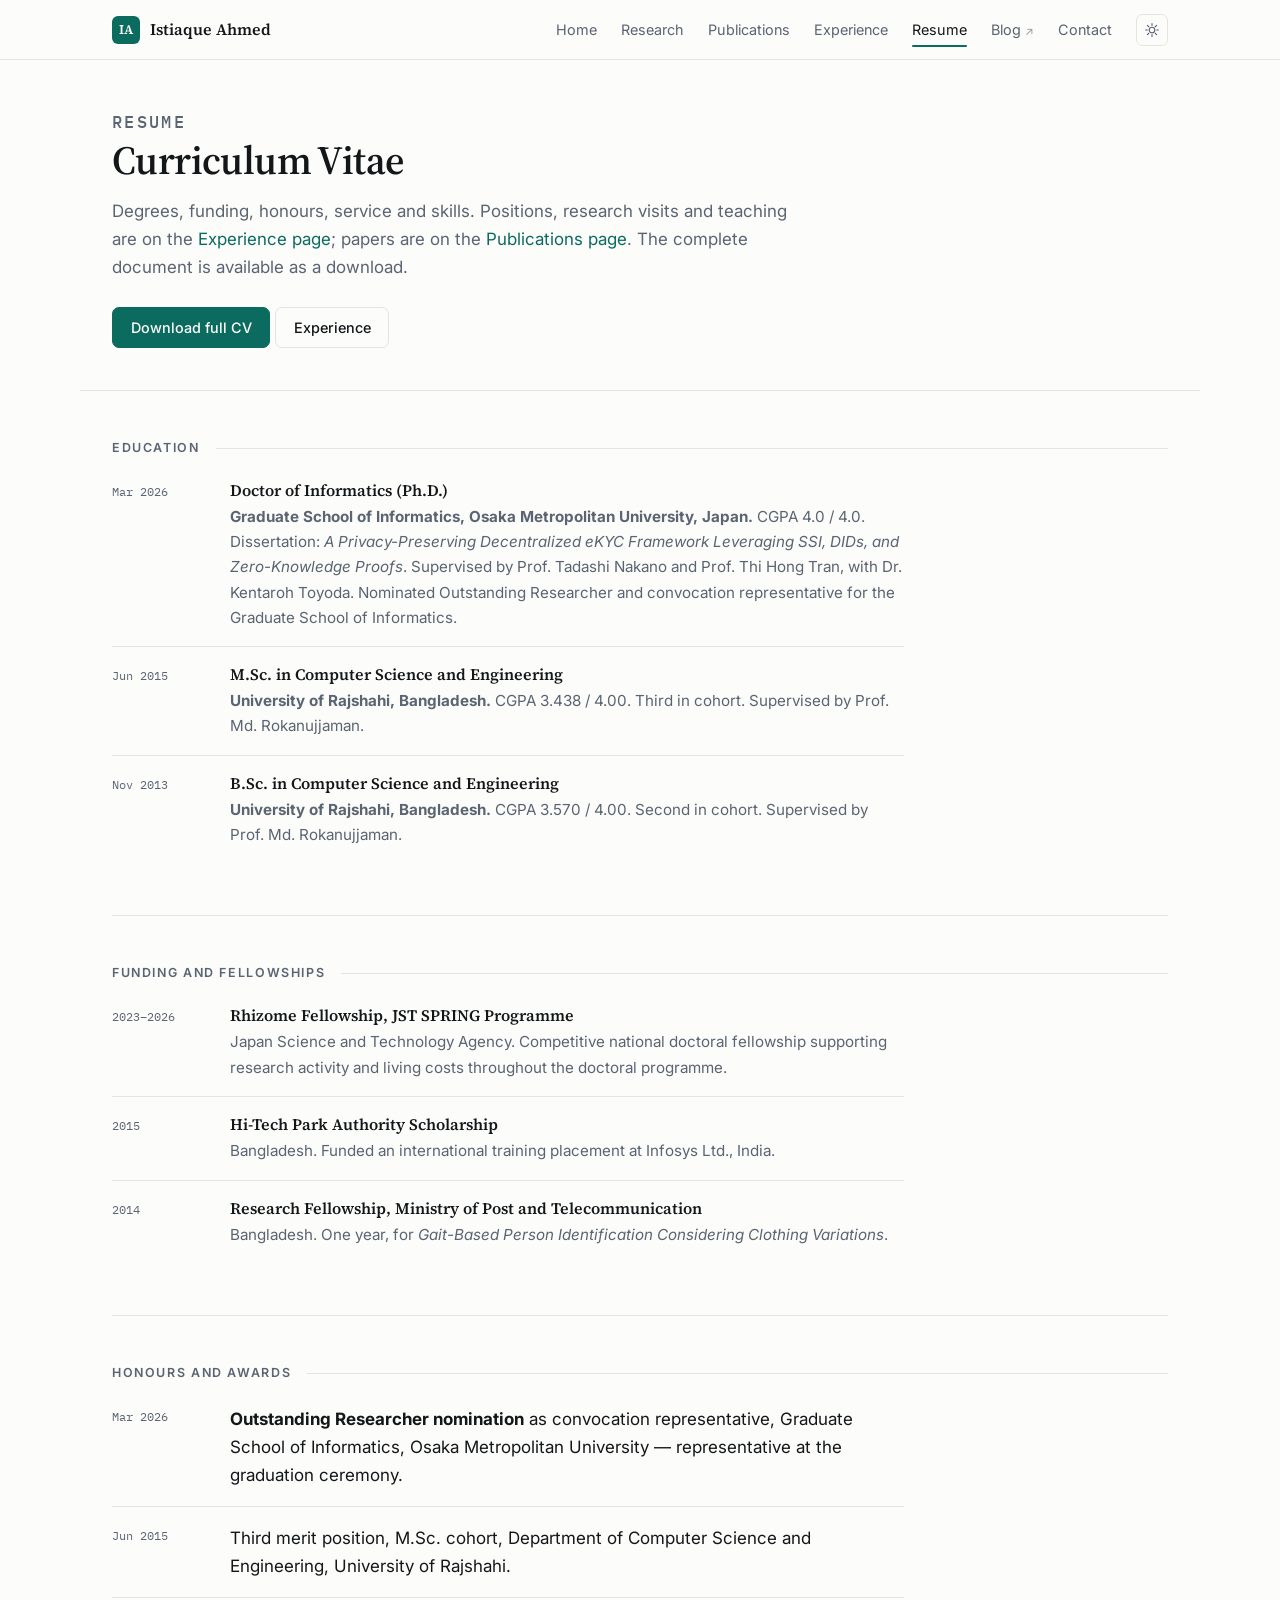
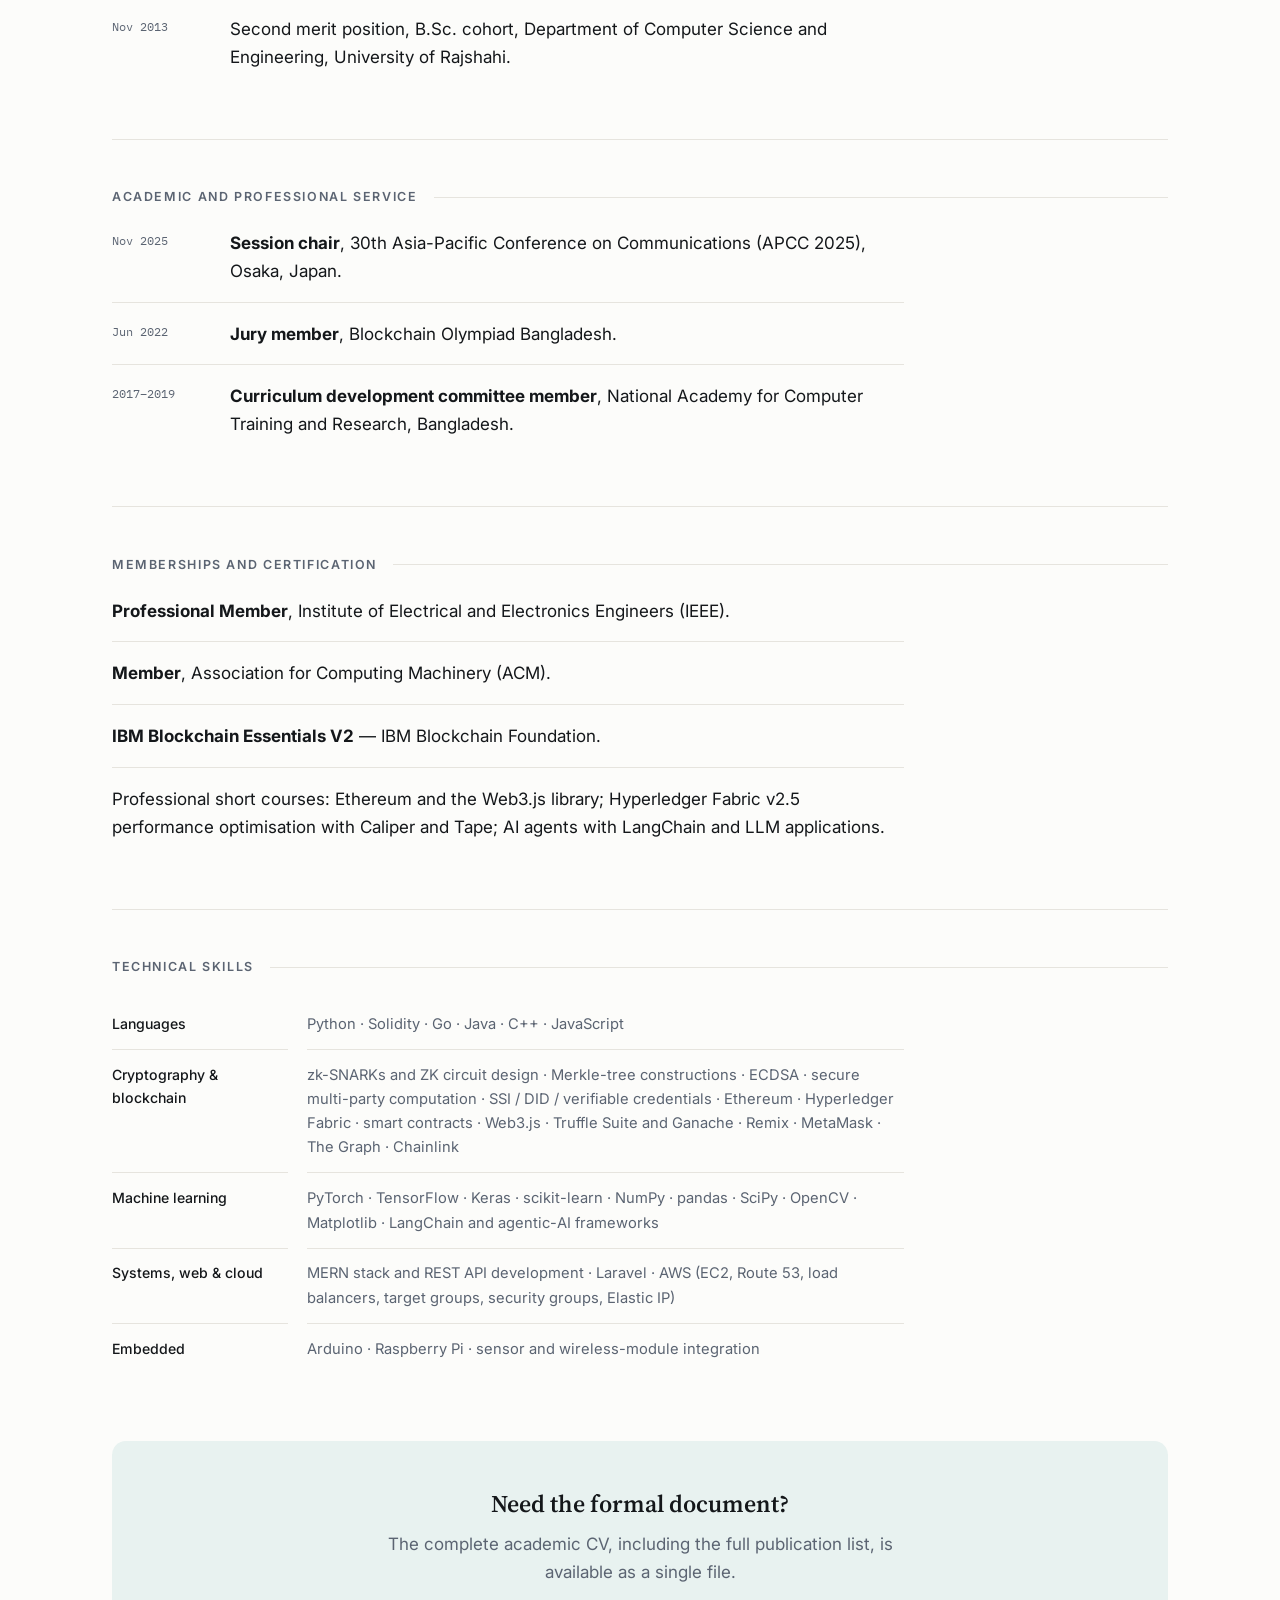
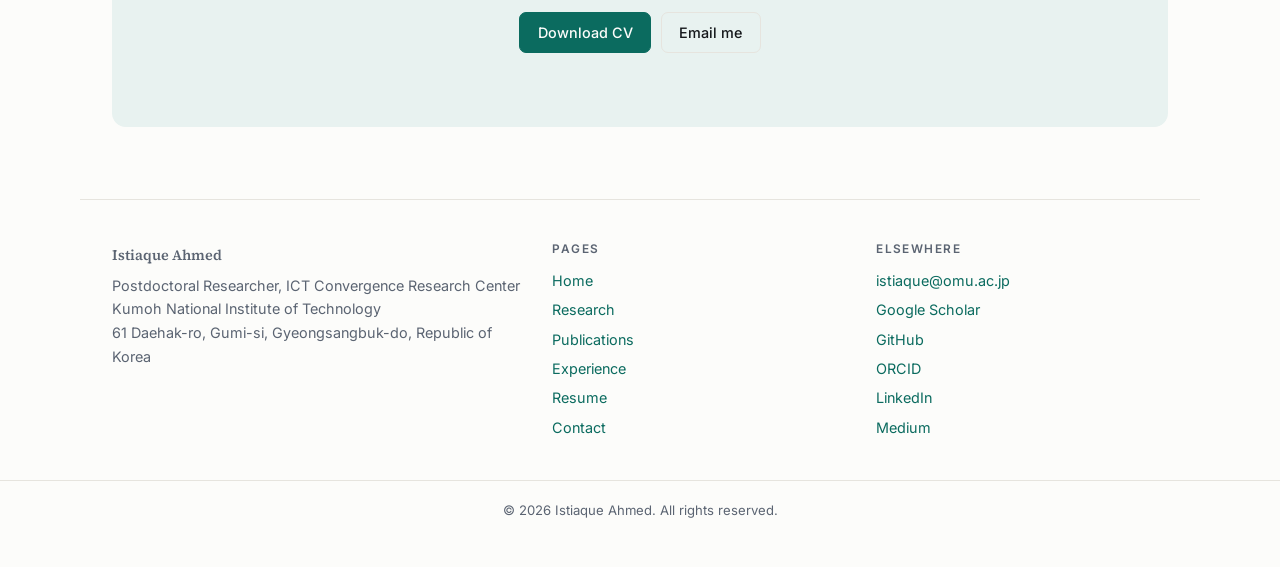
<file: cv.html>
<!DOCTYPE html>
<html lang="en">
<head>
<meta charset="utf-8">
<meta name="viewport" content="width=device-width, initial-scale=1">
<title>Resume — Istiaque Ahmed</title>
<meta name="description" content="Resume of Istiaque Ahmed: education, fellowships, honours, academic service, memberships and technical skills.">
<meta name="author" content="Istiaque Ahmed">
<link rel="icon" href="data:image/svg+xml,<svg xmlns='http://www.w3.org/2000/svg' viewBox='0 0 32 32'><rect width='32' height='32' rx='7' fill='%230B6B5F'/><text x='16' y='23' font-family='Georgia,serif' font-weight='600' font-size='17' fill='%23ffffff' text-anchor='middle'>IA</text></svg>">
<link rel="preconnect" href="https://fonts.googleapis.com">
<link rel="preconnect" href="https://fonts.gstatic.com" crossorigin>
<link rel="stylesheet" href="https://fonts.googleapis.com/css2?family=IBM+Plex+Mono:wght@400;500&family=Inter:wght@400;500;600&family=Source+Serif+4:opsz,wght@8..60,400;8..60,600&display=swap">
<link rel="stylesheet" href="styles.css">
<script>
  try { var t = localStorage.getItem("ia-theme");
        if (t === "dark" || t === "light") document.documentElement.setAttribute("data-theme", t); }
  catch (e) {}
</script>
</head>

<body data-page="cv">
<a class="skip" href="#main">Skip to content</a>

<nav class="nav">
  <div class="nav__in">
    <a class="nav__brand" href="index.html"><span class="nav__mono">IA</span>Istiaque Ahmed</a>
    <div class="nav__links" id="navLinks">
      <a href="index.html" data-nav="home">Home</a>
      <a href="research.html" data-nav="research">Research</a>
      <a href="publications.html" data-nav="publications">Publications</a>
      <a href="experience.html" data-nav="experience">Experience</a>
      <a href="cv.html" data-nav="cv">Resume</a>
      <a href="https://medium.com/@isti.ru.cse" data-nav="blog" rel="me noopener" target="_blank">Blog<span class="nav__ext">&#8599;</span></a>
      <a href="contact.html" data-nav="contact">Contact</a>
    </div>
    <div class="nav__tools">
      <button id="themeBtn" class="iconbtn" type="button" aria-label="Switch colour theme">
        <svg class="i-sun" viewBox="0 0 24 24" aria-hidden="true"><circle cx="12" cy="12" r="4.2"/><path d="M12 2.4v2.6M12 19v2.6M2.4 12h2.6M19 12h2.6M5.2 5.2l1.9 1.9M16.9 16.9l1.9 1.9M18.8 5.2l-1.9 1.9M7.1 16.9l-1.9 1.9"/></svg>
        <svg class="i-moon" viewBox="0 0 24 24" aria-hidden="true"><path d="M20 14.2A8.2 8.2 0 1 1 9.8 4a6.6 6.6 0 0 0 10.2 10.2z"/></svg>
      </button>
      <button id="burger" class="iconbtn burger" type="button" aria-label="Open menu" aria-expanded="false" aria-controls="navLinks">
        <svg viewBox="0 0 24 24" aria-hidden="true"><path d="M4 7h16M4 12h16M4 17h16"/></svg>
      </button>
    </div>
  </div>
</nav>

<main id="main">

  <header class="phead wrap">
    <p class="eyebrow">Resume</p>
    <h1>Curriculum Vitae</h1>
    <p>
      Degrees, funding, honours, service and skills. Positions, research visits
      and teaching are on the <a href="experience.html">Experience page</a>;
      papers are on the <a href="publications.html">Publications page</a>. The
      complete document is available as a download.
    </p>
    <p style="margin-top:1.6rem">
      <a class="btn" href="pdf/Istiaque_Ahmed_CV.pdf" target="_blank" rel="noopener">Download full CV</a>
      <a class="btn btn--ghost" href="experience.html">Experience</a>
    </p>
  </header>

  <div class="wrap">

    <section class="section">
      <h2>Education</h2>
      <ul class="rows">
        <li>
          <span class="rows__when">Mar 2026</span>
          <div>
            <h3>Doctor of Informatics (Ph.D.)</h3>
            <p><strong>Graduate School of Informatics, Osaka Metropolitan University, Japan.</strong>
               CGPA 4.0 / 4.0. Dissertation: <em>A Privacy-Preserving Decentralized
               eKYC Framework Leveraging SSI, DIDs, and Zero-Knowledge Proofs</em>.
               Supervised by Prof. Tadashi Nakano and Prof. Thi Hong Tran, with
               Dr. Kentaroh Toyoda. Nominated Outstanding Researcher and
               convocation representative for the Graduate School of Informatics.</p>
          </div>
        </li>
        <li>
          <span class="rows__when">Jun 2015</span>
          <div>
            <h3>M.Sc. in Computer Science and Engineering</h3>
            <p><strong>University of Rajshahi, Bangladesh.</strong> CGPA 3.438 / 4.00.
               Third in cohort. Supervised by Prof. Md. Rokanujjaman.</p>
          </div>
        </li>
        <li>
          <span class="rows__when">Nov 2013</span>
          <div>
            <h3>B.Sc. in Computer Science and Engineering</h3>
            <p><strong>University of Rajshahi, Bangladesh.</strong> CGPA 3.570 / 4.00.
               Second in cohort. Supervised by Prof. Md. Rokanujjaman.</p>
          </div>
        </li>
      </ul>
    </section>

    <section class="section">
      <h2>Funding and fellowships</h2>
      <ul class="rows">
        <li>
          <span class="rows__when">2023&ndash;2026</span>
          <div>
            <h3>Rhizome Fellowship, JST SPRING Programme</h3>
            <p>Japan Science and Technology Agency. Competitive national doctoral
               fellowship supporting research activity and living costs throughout
               the doctoral programme.</p>
          </div>
        </li>
        <li>
          <span class="rows__when">2015</span>
          <div>
            <h3>Hi-Tech Park Authority Scholarship</h3>
            <p>Bangladesh. Funded an international training placement at
               Infosys Ltd., India.</p>
          </div>
        </li>
        <li>
          <span class="rows__when">2014</span>
          <div>
            <h3>Research Fellowship, Ministry of Post and Telecommunication</h3>
            <p>Bangladesh. One year, for <em>Gait-Based Person Identification
               Considering Clothing Variations</em>.</p>
          </div>
        </li>
      </ul>
    </section>

    <section class="section">
      <h2>Honours and awards</h2>
      <ul class="rows">
        <li><span class="rows__when">Mar 2026</span><div><strong>Outstanding Researcher nomination</strong> as convocation representative, Graduate School of Informatics, Osaka Metropolitan University — representative at the graduation ceremony.</div></li>
        <li><span class="rows__when">Jun 2015</span><div>Third merit position, M.Sc. cohort, Department of Computer Science and Engineering, University of Rajshahi.</div></li>
        <li><span class="rows__when">Nov 2013</span><div>Second merit position, B.Sc. cohort, Department of Computer Science and Engineering, University of Rajshahi.</div></li>
      </ul>
    </section>

    <section class="section">
      <h2>Academic and professional service</h2>
      <ul class="rows">
        <li><span class="rows__when">Nov 2025</span><div><strong>Session chair</strong>, 30th Asia-Pacific Conference on Communications (APCC 2025), Osaka, Japan.</div></li>
        <li><span class="rows__when">Jun 2022</span><div><strong>Jury member</strong>, Blockchain Olympiad Bangladesh.</div></li>
        <li><span class="rows__when">2017&ndash;2019</span><div><strong>Curriculum development committee member</strong>, National Academy for Computer Training and Research, Bangladesh.</div></li>
      </ul>
    </section>

    <section class="section">
      <h2>Memberships and certification</h2>
      <ul class="rows rows--plain">
        <li><div><strong>Professional Member</strong>, Institute of Electrical and Electronics Engineers (IEEE).</div></li>
        <li><div><strong>Member</strong>, Association for Computing Machinery (ACM).</div></li>
        <li><div><strong>IBM Blockchain Essentials V2</strong> — IBM Blockchain Foundation.</div></li>
        <li><div>Professional short courses: Ethereum and the Web3.js library; Hyperledger Fabric v2.5 performance optimisation with Caliper and Tape; AI agents with LangChain and LLM applications.</div></li>
      </ul>
    </section>

    <section class="section">
      <h2>Technical skills</h2>
      <dl class="skills">
        <dt>Languages</dt>
        <dd>Python &middot; Solidity &middot; Go &middot; Java &middot; C++ &middot; JavaScript</dd>
        <dt>Cryptography &amp; blockchain</dt>
        <dd>zk-SNARKs and ZK circuit design &middot; Merkle-tree constructions &middot; ECDSA &middot;
            secure multi-party computation &middot; SSI / DID / verifiable credentials &middot;
            Ethereum &middot; Hyperledger Fabric &middot; smart contracts &middot; Web3.js &middot;
            Truffle Suite and Ganache &middot; Remix &middot; MetaMask &middot; The Graph &middot; Chainlink</dd>
        <dt>Machine learning</dt>
        <dd>PyTorch &middot; TensorFlow &middot; Keras &middot; scikit-learn &middot; NumPy &middot; pandas &middot;
            SciPy &middot; OpenCV &middot; Matplotlib &middot; LangChain and agentic-AI frameworks</dd>
        <dt>Systems, web &amp; cloud</dt>
        <dd>MERN stack and REST API development &middot; Laravel &middot;
            AWS (EC2, Route 53, load balancers, target groups, security groups, Elastic IP)</dd>
        <dt>Embedded</dt>
        <dd>Arduino &middot; Raspberry Pi &middot; sensor and wireless-module integration</dd>
      </dl>
    </section>

  </div>

  <div class="wrap">
    <section class="cta">
      <h2>Need the formal document?</h2>
      <p>The complete academic CV, including the full publication list, is available as a single file.</p>
      <p class="cta__actions">
        <a class="btn" href="pdf/Istiaque_Ahmed_CV.pdf" target="_blank" rel="noopener">Download CV</a>
        <a class="btn btn--ghost" href="mailto:istiaque@omu.ac.jp" target="_blank">Email me</a>
      </p>
    </section>
  </div>

</main>

<footer class="foot">
  <div class="foot__in">
    <div>
      <p class="foot__name">Istiaque Ahmed</p>
      <p>Postdoctoral Researcher, ICT Convergence Research Center<br>
         Kumoh National Institute of Technology<br>
         61 Daehak-ro, Gumi-si, Gyeongsangbuk-do, Republic of Korea</p>
    </div>
    <div>
      <h2>Pages</h2>
      <ul>
        <li><a href="index.html">Home</a></li>
        <li><a href="research.html">Research</a></li>
        <li><a href="publications.html">Publications</a></li>
        <li><a href="experience.html">Experience</a></li>
        <li><a href="cv.html">Resume</a></li>
        <li><a href="contact.html">Contact</a></li>
      </ul>
    </div>
    <div>
      <h2>Elsewhere</h2>
      <ul>
        <li><a href="mailto:istiaque@omu.ac.jp" target="_blank">istiaque@omu.ac.jp</a></li>
        <li><a href="https://scholar.google.com/citations?user=SCHOLAR_ID" rel="me noopener" target="_blank">Google Scholar</a></li>
        <li><a href="https://github.com/istiaque010" rel="me noopener" target="_blank">GitHub</a></li>
        <li><a href="https://orcid.org/0000-0002-3112-6568" rel="me noopener" target="_blank">ORCID</a></li>
        <li><a href="https://www.linkedin.com/in/istirare/" rel="me noopener" target="_blank">LinkedIn</a></li>
        <li><a href="https://medium.com/@isti.ru.cse" rel="me noopener" target="_blank">Medium</a></li>
      </ul>
    </div>
  </div>
  <p class="foot__meta">&copy; <span data-year>2026</span> Istiaque Ahmed. All rights reserved.</p>
</footer>

<script src="publications.js"></script>
<script src="main.js"></script>
</body>
</html>
</file>
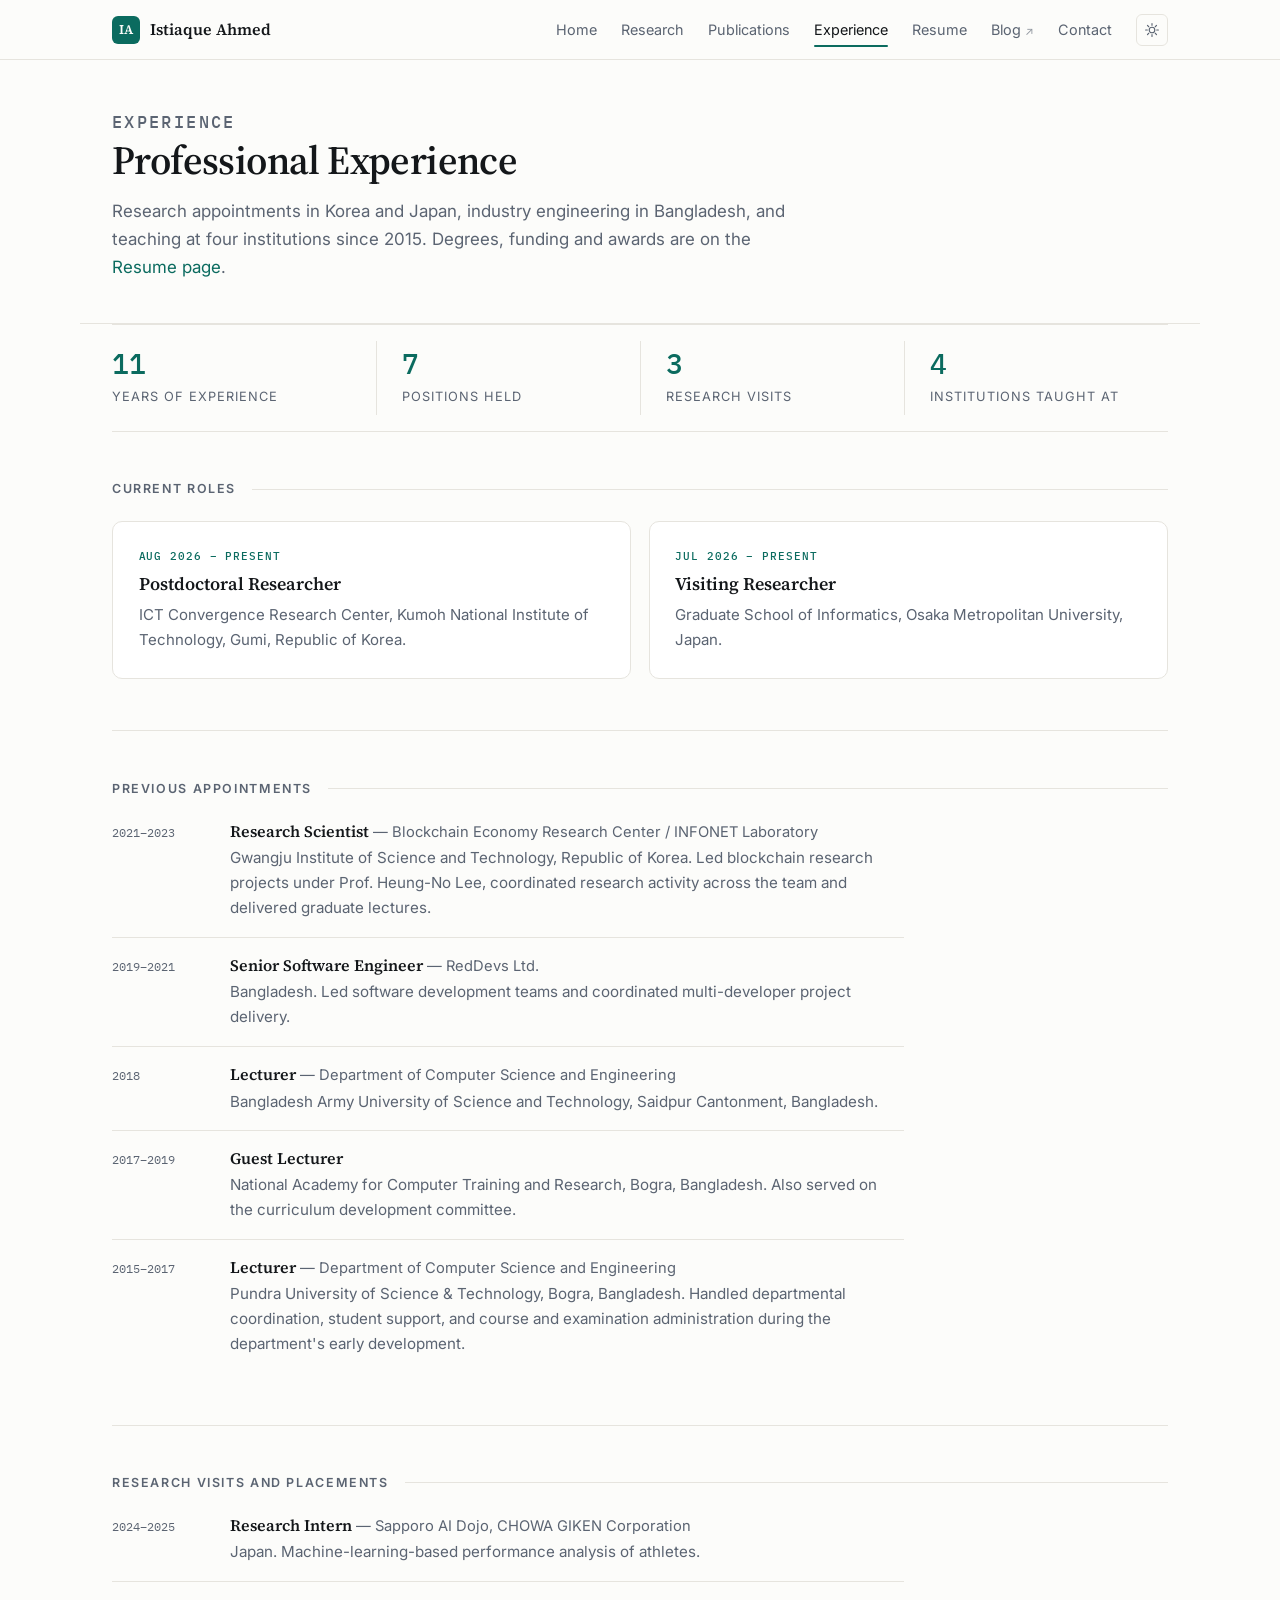
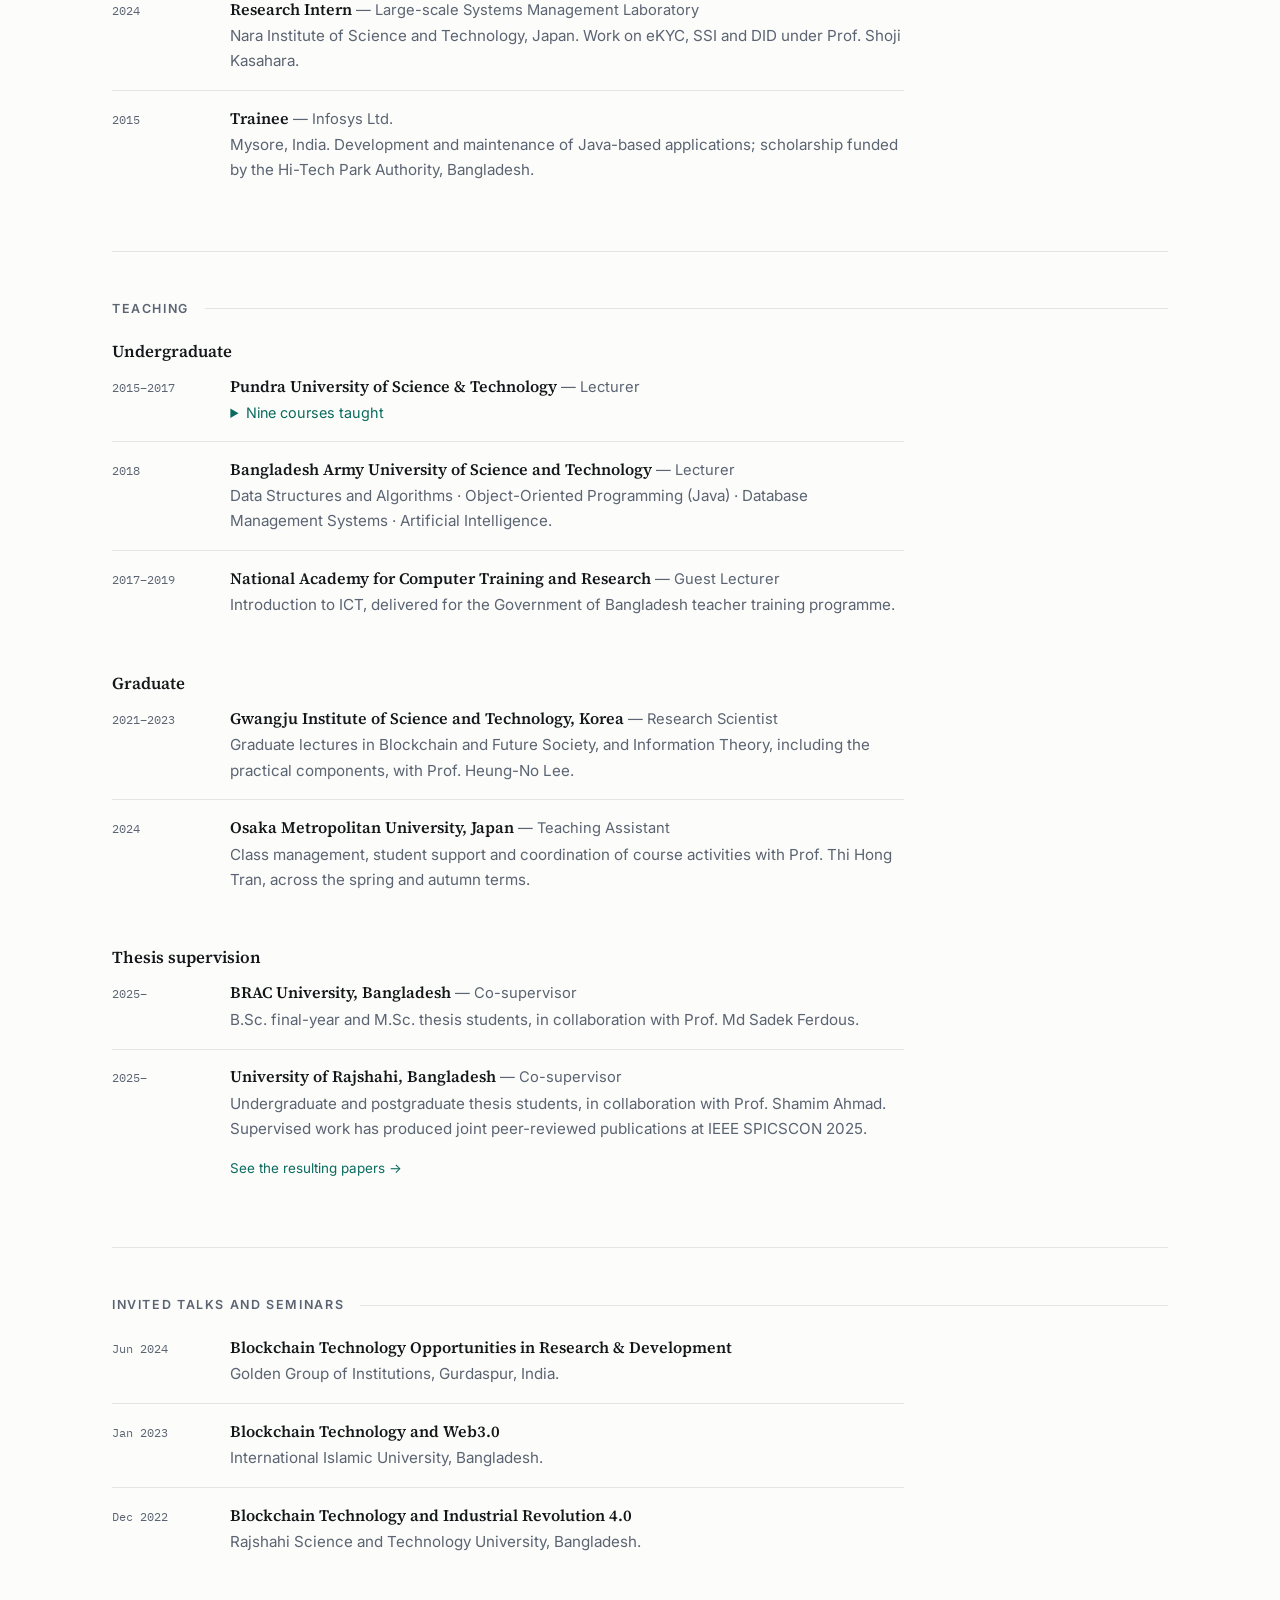
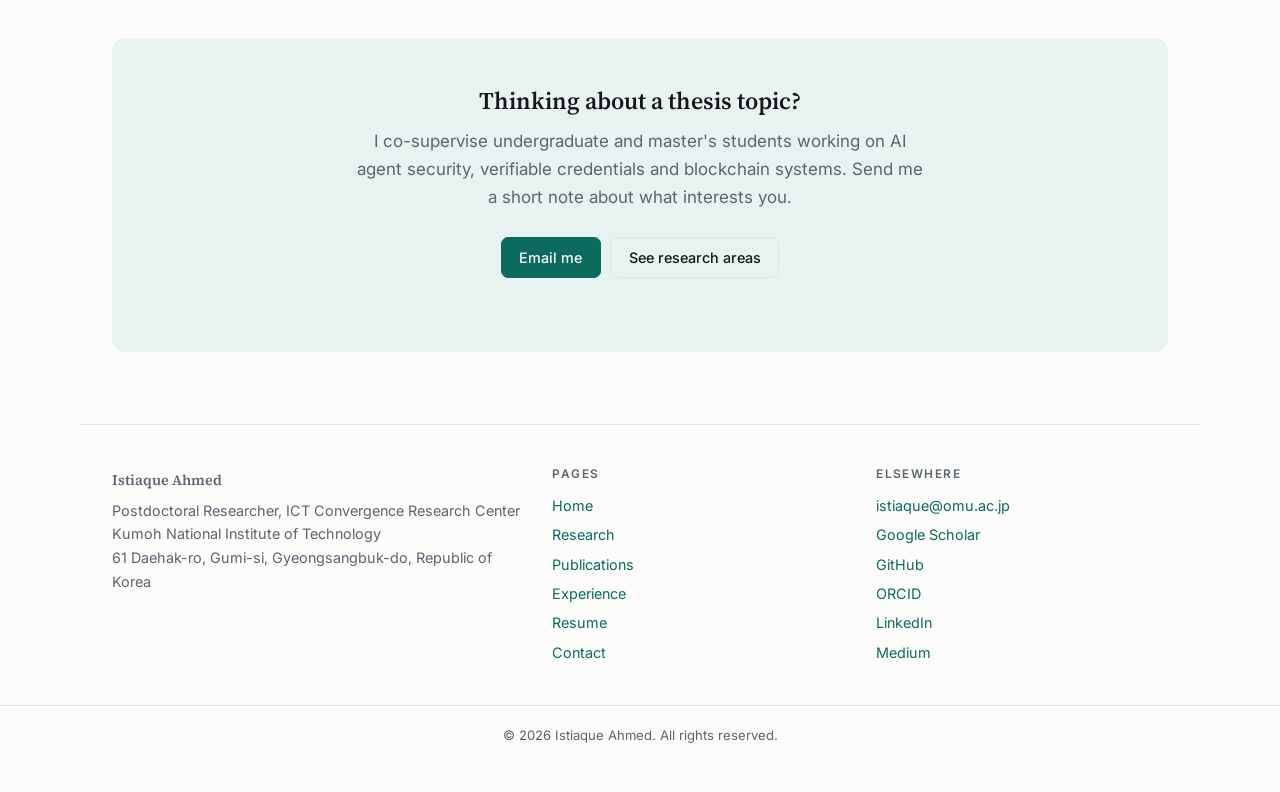
<file: experience.html>
<!DOCTYPE html>
<html lang="en">
<head>
<meta charset="utf-8">
<meta name="viewport" content="width=device-width, initial-scale=1">
<title>Experience — Istiaque Ahmed</title>
<meta name="description" content="Research, academic and industry experience of Istiaque Ahmed: appointments in Korea and Japan, research visits, eleven years of teaching and thesis supervision.">
<meta name="author" content="Istiaque Ahmed">
<link rel="icon" href="data:image/svg+xml,<svg xmlns='http://www.w3.org/2000/svg' viewBox='0 0 32 32'><rect width='32' height='32' rx='7' fill='%230B6B5F'/><text x='16' y='23' font-family='Georgia,serif' font-weight='600' font-size='17' fill='%23ffffff' text-anchor='middle'>IA</text></svg>">
<link rel="preconnect" href="https://fonts.googleapis.com">
<link rel="preconnect" href="https://fonts.gstatic.com" crossorigin>
<link rel="stylesheet" href="https://fonts.googleapis.com/css2?family=IBM+Plex+Mono:wght@400;500&family=Inter:wght@400;500;600&family=Source+Serif+4:opsz,wght@8..60,400;8..60,600&display=swap">
<link rel="stylesheet" href="styles.css">
<script>
  try { var t = localStorage.getItem("ia-theme");
        if (t === "dark" || t === "light") document.documentElement.setAttribute("data-theme", t); }
  catch (e) {}
</script>
</head>

<body data-page="experience">
<a class="skip" href="#main">Skip to content</a>

<nav class="nav">
  <div class="nav__in">
    <a class="nav__brand" href="index.html"><span class="nav__mono">IA</span>Istiaque Ahmed</a>
    <div class="nav__links" id="navLinks">
      <a href="index.html" data-nav="home">Home</a>
      <a href="research.html" data-nav="research">Research</a>
      <a href="publications.html" data-nav="publications">Publications</a>
      <a href="experience.html" data-nav="experience">Experience</a>
      <a href="cv.html" data-nav="cv">Resume</a>
      <a href="https://medium.com/@isti.ru.cse" data-nav="blog" rel="me noopener" target="_blank">Blog<span class="nav__ext">&#8599;</span></a>
      <a href="contact.html" data-nav="contact">Contact</a>
    </div>
    <div class="nav__tools">
      <button id="themeBtn" class="iconbtn" type="button" aria-label="Switch colour theme">
        <svg class="i-sun" viewBox="0 0 24 24" aria-hidden="true"><circle cx="12" cy="12" r="4.2"/><path d="M12 2.4v2.6M12 19v2.6M2.4 12h2.6M19 12h2.6M5.2 5.2l1.9 1.9M16.9 16.9l1.9 1.9M18.8 5.2l-1.9 1.9M7.1 16.9l-1.9 1.9"/></svg>
        <svg class="i-moon" viewBox="0 0 24 24" aria-hidden="true"><path d="M20 14.2A8.2 8.2 0 1 1 9.8 4a6.6 6.6 0 0 0 10.2 10.2z"/></svg>
      </button>
      <button id="burger" class="iconbtn burger" type="button" aria-label="Open menu" aria-expanded="false" aria-controls="navLinks">
        <svg viewBox="0 0 24 24" aria-hidden="true"><path d="M4 7h16M4 12h16M4 17h16"/></svg>
      </button>
    </div>
  </div>
</nav>

<main id="main">

  <header class="phead wrap">
    <p class="eyebrow">Experience</p>
    <h1>Professional Experience</h1>
    <p>
      Research appointments in Korea and Japan, industry engineering in
      Bangladesh, and teaching at four institutions since 2015. Degrees,
      funding and awards are on the <a href="cv.html">Resume page</a>.
    </p>
  </header>

  <div class="wrap">
    <div class="stats">
      <div><b>11</b><span>Years of experience</span></div>
      <div><b>7</b><span>Positions held</span></div>
      <div><b>3</b><span>Research visits</span></div>
      <div><b>4</b><span>Institutions taught at</span></div>
    </div>
  </div>

  <div class="wrap">

    <!-- ========================= CURRENT ROLES ========================= -->
    <section class="section" id="current">
      <h2>Current roles</h2>
      <div class="grid grid--2">
        <div class="card">
          <p class="role">Aug 2026 &ndash; present</p>
          <h3>Postdoctoral Researcher</h3>
          <p>ICT Convergence Research Center, Kumoh National Institute of
             Technology, Gumi, Republic of Korea.</p>
        </div>
        <div class="card">
          <p class="role">Jul 2026 &ndash; present</p>
          <h3>Visiting Researcher</h3>
          <p>Graduate School of Informatics, Osaka Metropolitan University,
             Japan.</p>
        </div>
      </div>
    </section>

    <!-- ======================== PAST APPOINTMENTS ====================== -->
    <section class="section" id="appointments">
      <h2>Previous appointments</h2>
      <ul class="rows">
        <li>
          <span class="rows__when">2021&ndash;2023</span>
          <div>
            <h3>Research Scientist <span class="meta">— Blockchain Economy Research Center / INFONET Laboratory</span></h3>
            <p>Gwangju Institute of Science and Technology, Republic of Korea.
               Led blockchain research projects under Prof. Heung-No Lee,
               coordinated research activity across the team and delivered
               graduate lectures.</p>
          </div>
        </li>
        <li>
          <span class="rows__when">2019&ndash;2021</span>
          <div>
            <h3>Senior Software Engineer <span class="meta">— RedDevs Ltd.</span></h3>
            <p>Bangladesh. Led software development teams and coordinated
               multi-developer project delivery.</p>
          </div>
        </li>
        <li>
          <span class="rows__when">2018</span>
          <div>
            <h3>Lecturer <span class="meta">— Department of Computer Science and Engineering</span></h3>
            <p>Bangladesh Army University of Science and Technology, Saidpur
               Cantonment, Bangladesh.</p>
          </div>
        </li>
        <li>
          <span class="rows__when">2017&ndash;2019</span>
          <div>
            <h3>Guest Lecturer</h3>
            <p>National Academy for Computer Training and Research, Bogra,
               Bangladesh. Also served on the curriculum development committee.</p>
          </div>
        </li>
        <li>
          <span class="rows__when">2015&ndash;2017</span>
          <div>
            <h3>Lecturer <span class="meta">— Department of Computer Science and Engineering</span></h3>
            <p>Pundra University of Science &amp; Technology, Bogra, Bangladesh.
               Handled departmental coordination, student support, and course and
               examination administration during the department's early
               development.</p>
          </div>
        </li>
      </ul>
    </section>

    <!-- ========================= VISITS / INTERNSHIPS =================== -->
    <section class="section" id="visits">
      <h2>Research visits and placements</h2>
      <ul class="rows">
        <li>
          <span class="rows__when">2024&ndash;2025</span>
          <div>
            <h3>Research Intern <span class="meta">— Sapporo AI Dojo, CHOWA GIKEN Corporation</span></h3>
            <p>Japan. Machine-learning-based performance analysis of athletes.</p>
          </div>
        </li>
        <li>
          <span class="rows__when">2024</span>
          <div>
            <h3>Research Intern <span class="meta">— Large-scale Systems Management Laboratory</span></h3>
            <p>Nara Institute of Science and Technology, Japan. Work on eKYC, SSI
               and DID under Prof. Shoji Kasahara.</p>
          </div>
        </li>
        <li>
          <span class="rows__when">2015</span>
          <div>
            <h3>Trainee <span class="meta">— Infosys Ltd.</span></h3>
            <p>Mysore, India. Development and maintenance of Java-based
               applications; scholarship funded by the Hi-Tech Park Authority,
               Bangladesh.</p>
          </div>
        </li>
      </ul>
    </section>

    <!-- ============================ TEACHING =========================== -->
    <section class="section" id="teaching">
      <h2>Teaching</h2>

      <h3 class="sub__h">Undergraduate</h3>
      <ul class="rows">
        <li>
          <span class="rows__when">2015&ndash;2017</span>
          <div>
            <h3>Pundra University of Science &amp; Technology <span class="meta">— Lecturer</span></h3>
            <details>
              <summary>Nine courses taught</summary>
              <p>Object-Oriented Programming &middot; Data Structures and Algorithms &middot;
                 Database Management Systems &middot; Operating Systems &middot;
                 Software Engineering &middot; Web Programming &middot; Image Processing &middot;
                 Computer Architecture &middot; Artificial Intelligence</p>
            </details>
          </div>
        </li>
        <li>
          <span class="rows__when">2018</span>
          <div>
            <h3>Bangladesh Army University of Science and Technology <span class="meta">— Lecturer</span></h3>
            <p>Data Structures and Algorithms &middot; Object-Oriented Programming (Java) &middot;
               Database Management Systems &middot; Artificial Intelligence.</p>
          </div>
        </li>
        <li>
          <span class="rows__when">2017&ndash;2019</span>
          <div>
            <h3>National Academy for Computer Training and Research <span class="meta">— Guest Lecturer</span></h3>
            <p>Introduction to ICT, delivered for the Government of Bangladesh
               teacher training programme.</p>
          </div>
        </li>
      </ul>

      <h3 class="sub__h">Graduate</h3>
      <ul class="rows">
        <li>
          <span class="rows__when">2021&ndash;2023</span>
          <div>
            <h3>Gwangju Institute of Science and Technology, Korea <span class="meta">— Research Scientist</span></h3>
            <p>Graduate lectures in Blockchain and Future Society, and Information
               Theory, including the practical components, with Prof. Heung-No Lee.</p>
          </div>
        </li>
        <li>
          <span class="rows__when">2024</span>
          <div>
            <h3>Osaka Metropolitan University, Japan <span class="meta">— Teaching Assistant</span></h3>
            <p>Class management, student support and coordination of course
               activities with Prof. Thi Hong Tran, across the spring and autumn
               terms.</p>
          </div>
        </li>
      </ul>

      <h3 class="sub__h">Thesis supervision</h3>
      <ul class="rows">
        <li>
          <span class="rows__when">2025&ndash;</span>
          <div>
            <h3>BRAC University, Bangladesh <span class="meta">— Co-supervisor</span></h3>
            <p>B.Sc. final-year and M.Sc. thesis students, in collaboration with
               Prof. Md Sadek Ferdous.</p>
          </div>
        </li>
        <li>
          <span class="rows__when">2025&ndash;</span>
          <div>
            <h3>University of Rajshahi, Bangladesh <span class="meta">— Co-supervisor</span></h3>
            <p>Undergraduate and postgraduate thesis students, in collaboration
               with Prof. Shamim Ahmad. Supervised work has produced joint
               peer-reviewed publications at IEEE SPICSCON 2025.</p>
            <p class="links"><a href="publications.html?q=spicscon">See the resulting papers &rarr;</a></p>
          </div>
        </li>
      </ul>
    </section>

    <!-- ============================== TALKS ============================ -->
    <section class="section" id="talks">
      <h2>Invited talks and seminars</h2>
      <ul class="rows">
        <li>
          <span class="rows__when">Jun 2024</span>
          <div>
            <h3>Blockchain Technology Opportunities in Research &amp; Development</h3>
            <p>Golden Group of Institutions, Gurdaspur, India.</p>
          </div>
        </li>
        <li>
          <span class="rows__when">Jan 2023</span>
          <div>
            <h3>Blockchain Technology and Web3.0</h3>
            <p>International Islamic University, Bangladesh.</p>
          </div>
        </li>
        <li>
          <span class="rows__when">Dec 2022</span>
          <div>
            <h3>Blockchain Technology and Industrial Revolution 4.0</h3>
            <p>Rajshahi Science and Technology University, Bangladesh.</p>
          </div>
        </li>
      </ul>
    </section>

  </div>

  <div class="wrap">
    <section class="cta">
      <h2>Thinking about a thesis topic?</h2>
      <p>
        I co-supervise undergraduate and master's students working on AI agent
        security, verifiable credentials and blockchain systems. Send me a short
        note about what interests you.
      </p>
      <p class="cta__actions">
        <a class="btn" href="mailto:istiaque@omu.ac.jp" target="_blank">Email me</a>
        <a class="btn btn--ghost" href="research.html">See research areas</a>
      </p>
    </section>
  </div>

</main>

<footer class="foot">
  <div class="foot__in">
    <div>
      <p class="foot__name">Istiaque Ahmed</p>
      <p>Postdoctoral Researcher, ICT Convergence Research Center<br>
         Kumoh National Institute of Technology<br>
         61 Daehak-ro, Gumi-si, Gyeongsangbuk-do, Republic of Korea</p>
    </div>
    <div>
      <h2>Pages</h2>
      <ul>
        <li><a href="index.html">Home</a></li>
        <li><a href="research.html">Research</a></li>
        <li><a href="publications.html">Publications</a></li>
        <li><a href="experience.html">Experience</a></li>
        <li><a href="cv.html">Resume</a></li>
        <li><a href="contact.html">Contact</a></li>
      </ul>
    </div>
    <div>
      <h2>Elsewhere</h2>
      <ul>
        <li><a href="mailto:istiaque@omu.ac.jp" target="_blank">istiaque@omu.ac.jp</a></li>
        <li><a href="https://scholar.google.com/citations?user=SCHOLAR_ID" rel="me noopener" target="_blank">Google Scholar</a></li>
        <li><a href="https://github.com/istiaque010" rel="me noopener" target="_blank">GitHub</a></li>
        <li><a href="https://orcid.org/0000-0002-3112-6568" rel="me noopener" target="_blank">ORCID</a></li>
        <li><a href="https://www.linkedin.com/in/istirare/" rel="me noopener" target="_blank">LinkedIn</a></li>
        <li><a href="https://medium.com/@isti.ru.cse" rel="me noopener" target="_blank">Medium</a></li>
      </ul>
    </div>
  </div>
  <p class="foot__meta">&copy; <span data-year>2026</span> Istiaque Ahmed. All rights reserved.</p>
</footer>

<script src="publications.js"></script>
<script src="main.js"></script>
</body>
</html>
</file>
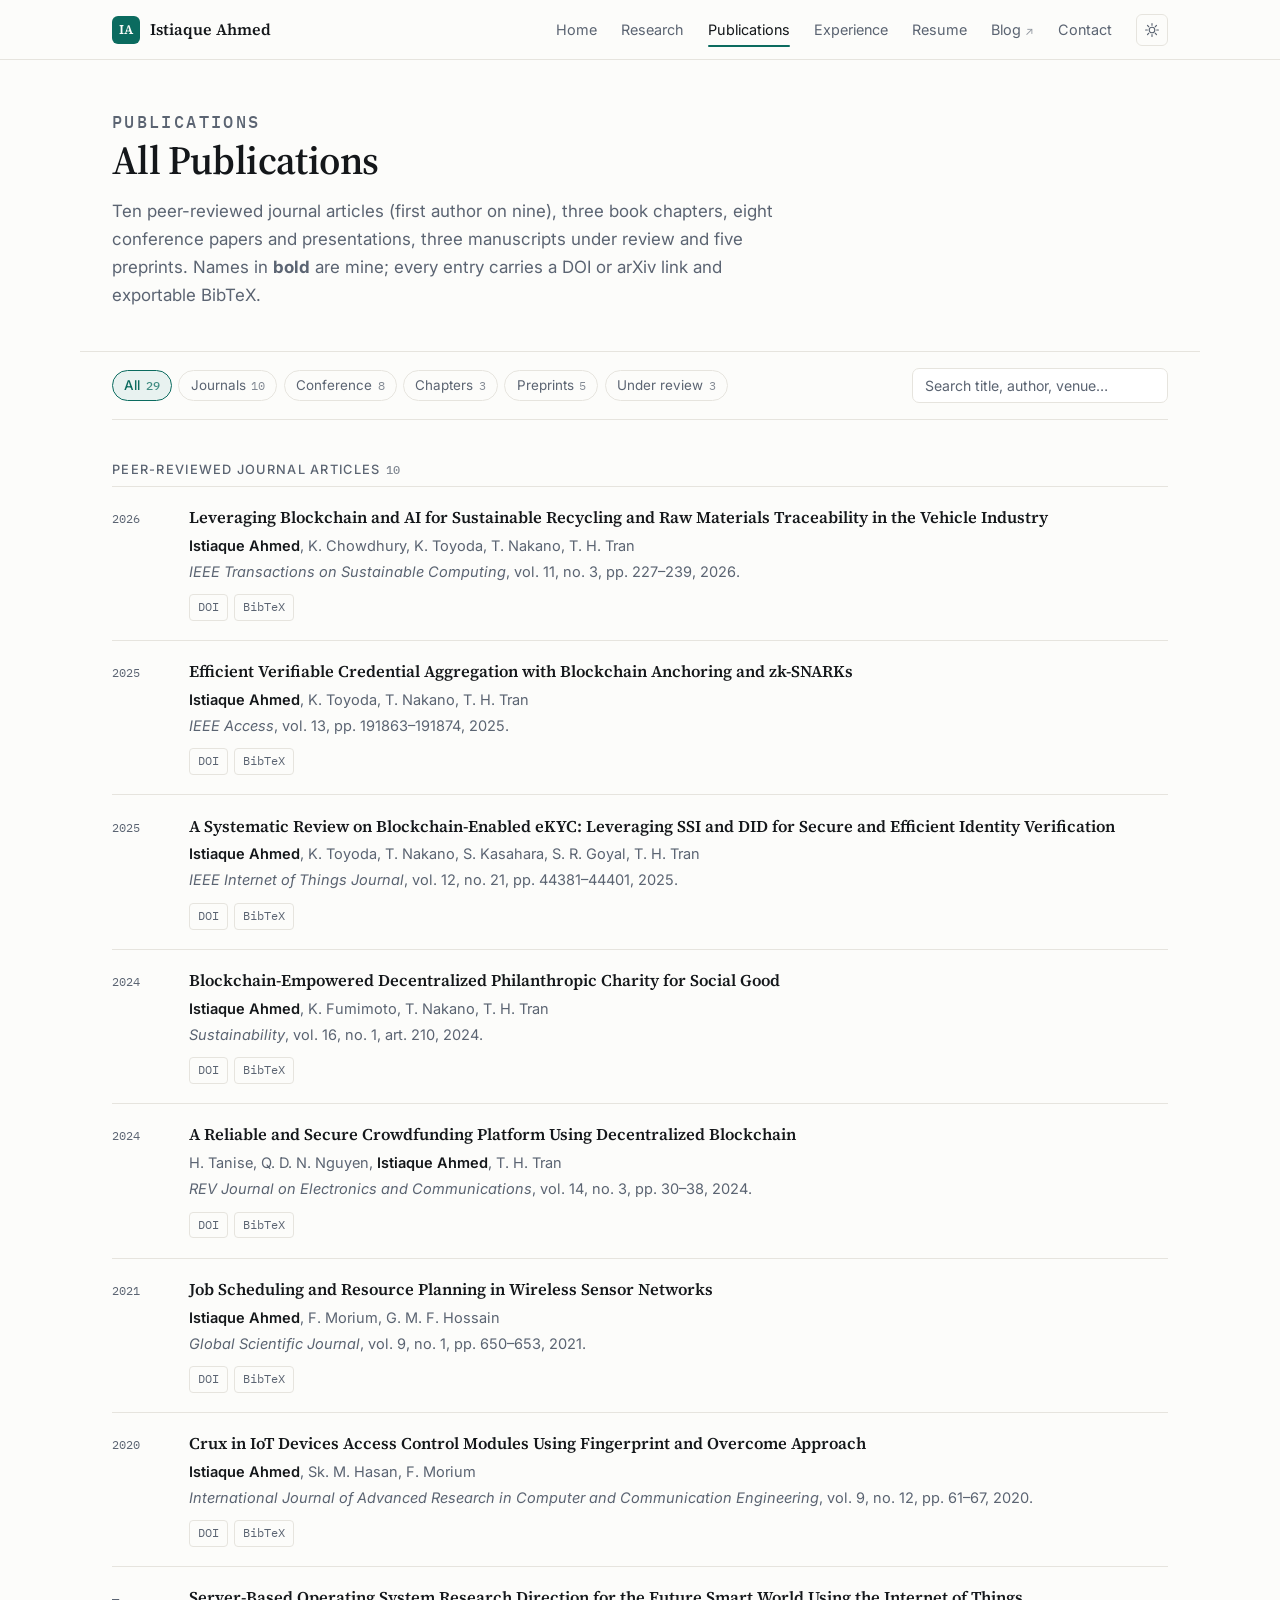
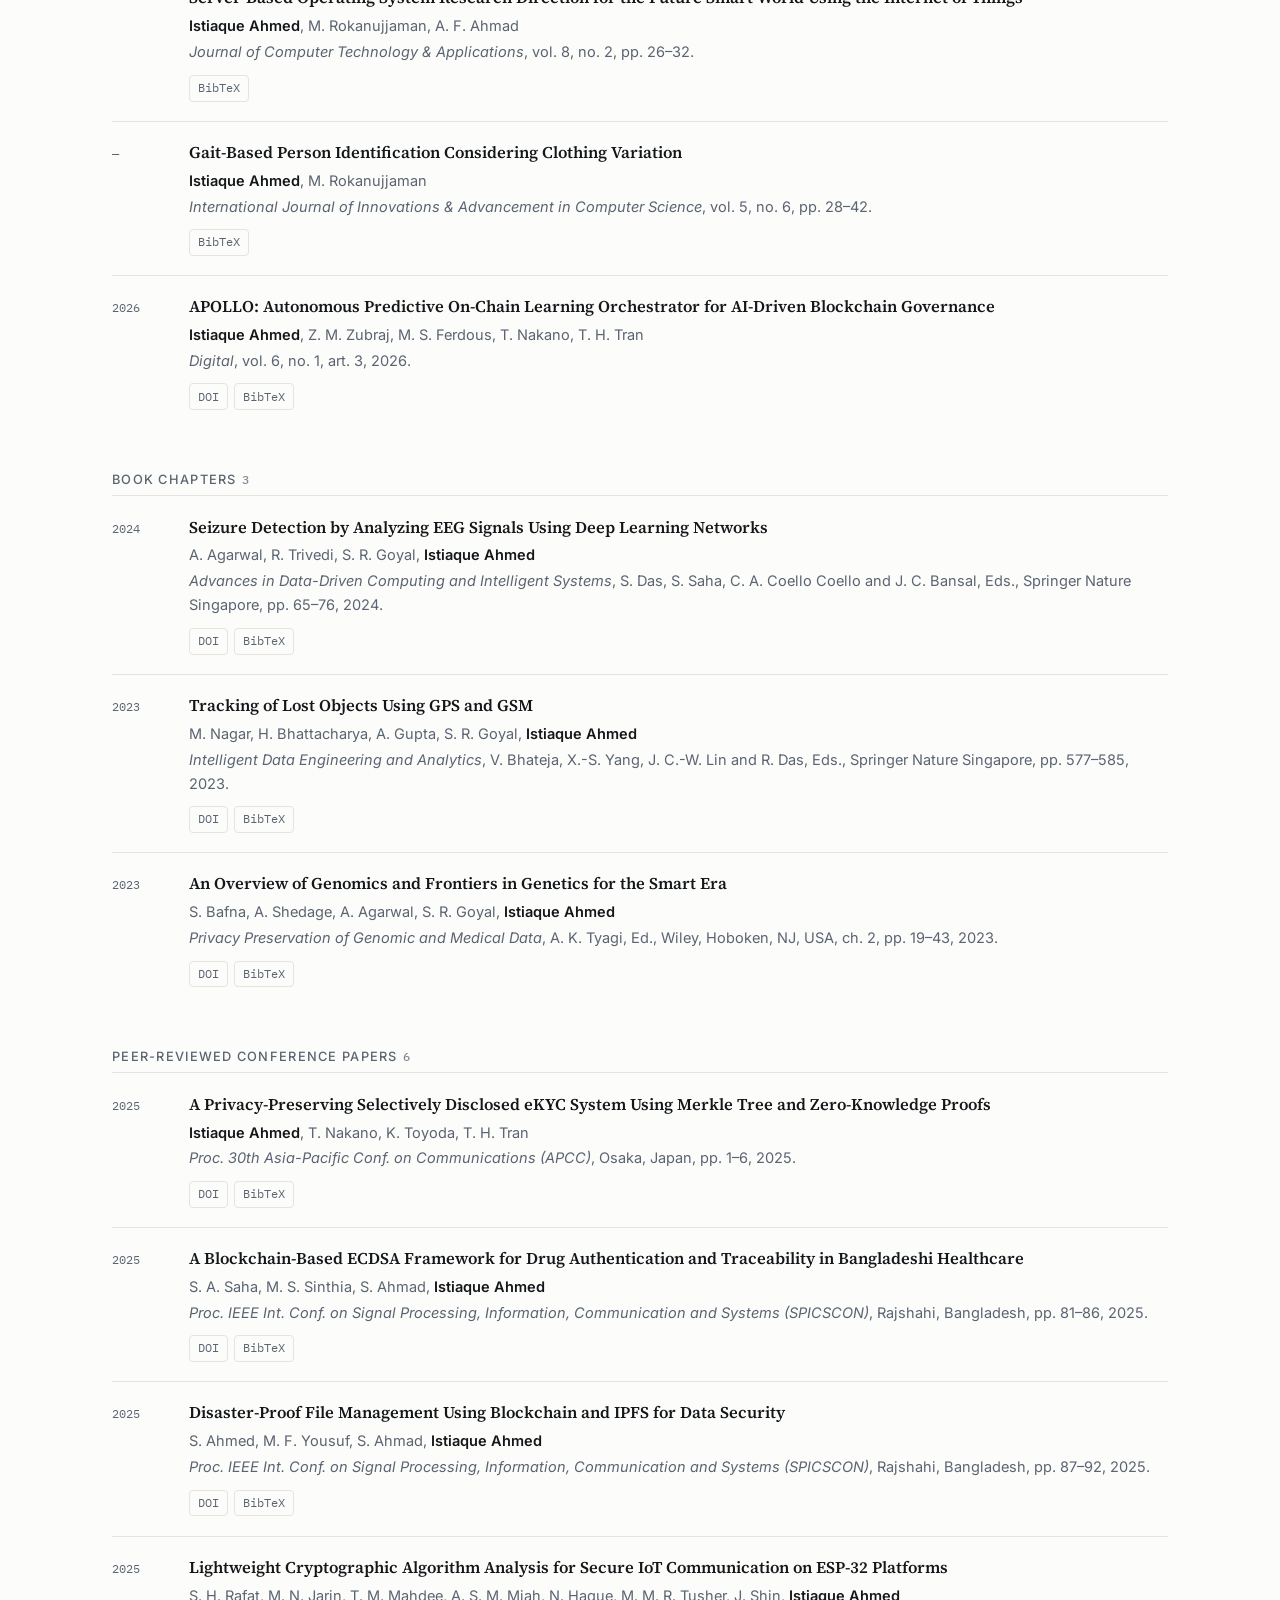
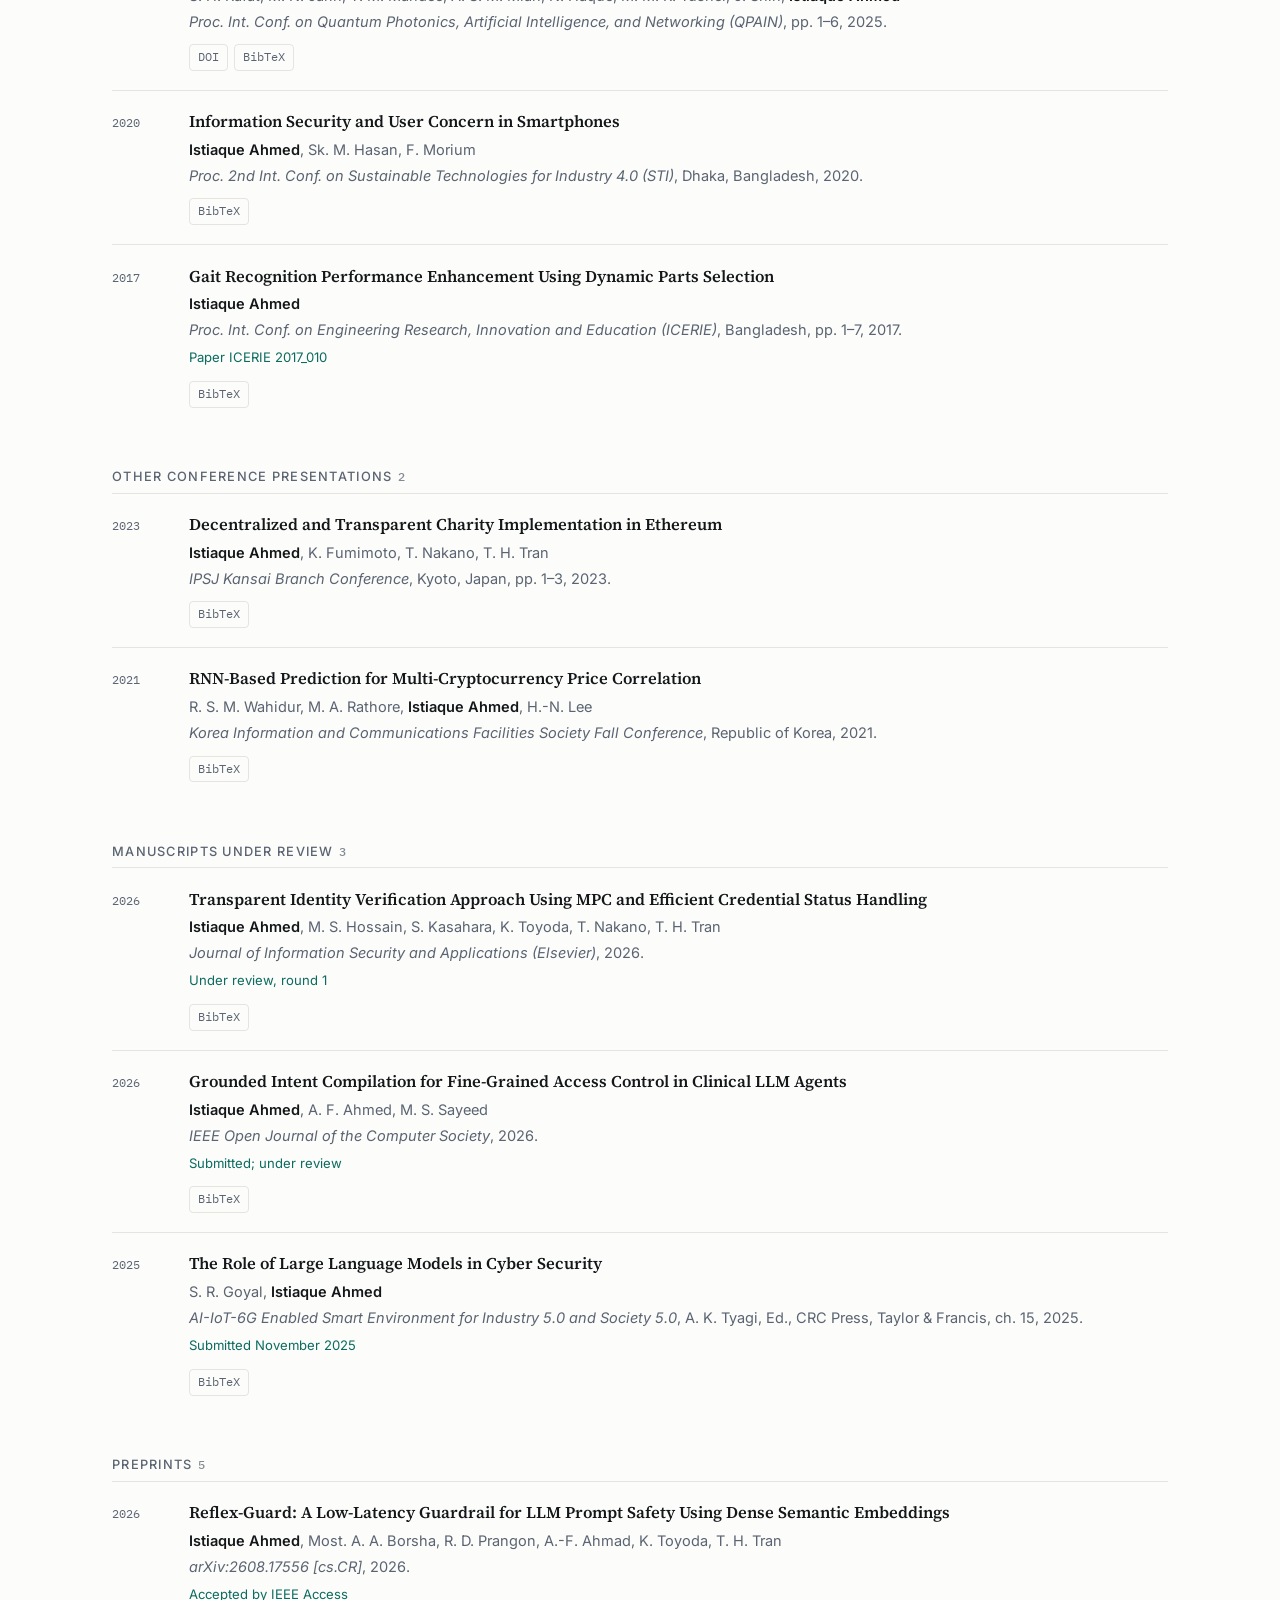
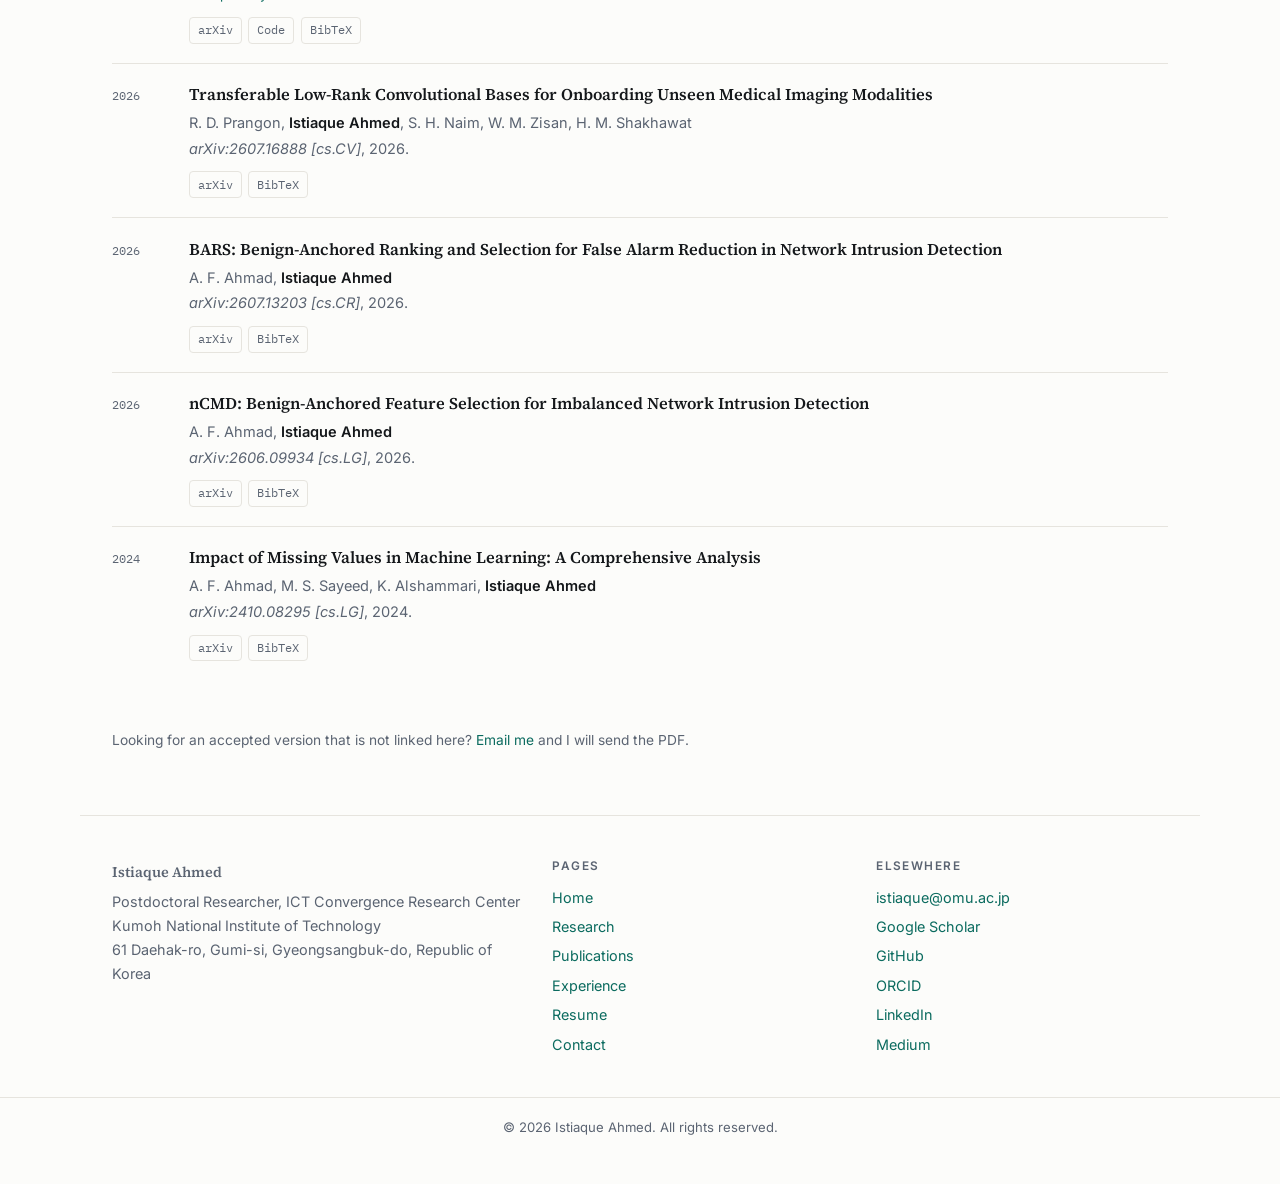
<file: publications.html>
<!DOCTYPE html>
<html lang="en">
<head>
<meta charset="utf-8">
<meta name="viewport" content="width=device-width, initial-scale=1">
<title>Publications — Istiaque Ahmed</title>
<meta name="description" content="Peer-reviewed journal articles, conference papers, book chapters and preprints by Istiaque Ahmed on AI security, self-sovereign identity, zero-knowledge proofs and blockchain.">
<meta name="author" content="Istiaque Ahmed">
<link rel="icon" href="data:image/svg+xml,<svg xmlns='http://www.w3.org/2000/svg' viewBox='0 0 32 32'><rect width='32' height='32' rx='7' fill='%230B6B5F'/><text x='16' y='23' font-family='Georgia,serif' font-weight='600' font-size='17' fill='%23ffffff' text-anchor='middle'>IA</text></svg>">
<link rel="preconnect" href="https://fonts.googleapis.com">
<link rel="preconnect" href="https://fonts.gstatic.com" crossorigin>
<link rel="stylesheet" href="https://fonts.googleapis.com/css2?family=IBM+Plex+Mono:wght@400;500&family=Inter:wght@400;500;600&family=Source+Serif+4:opsz,wght@8..60,400;8..60,600&display=swap">
<link rel="stylesheet" href="styles.css">
<script>
  try { var t = localStorage.getItem("ia-theme");
        if (t === "dark" || t === "light") document.documentElement.setAttribute("data-theme", t); }
  catch (e) {}
</script>
</head>

<body data-page="publications">
<a class="skip" href="#main">Skip to content</a>

<nav class="nav">
  <div class="nav__in">
    <a class="nav__brand" href="index.html"><span class="nav__mono">IA</span>Istiaque Ahmed</a>
    <div class="nav__links" id="navLinks">
      <a href="index.html" data-nav="home">Home</a>
      <a href="research.html" data-nav="research">Research</a>
      <a href="publications.html" data-nav="publications">Publications</a>
      <a href="experience.html" data-nav="experience">Experience</a>
      <a href="cv.html" data-nav="cv">Resume</a>
      <a href="https://medium.com/@isti.ru.cse" data-nav="blog" rel="me noopener" target="_blank">Blog<span class="nav__ext">&#8599;</span></a>
      <a href="contact.html" data-nav="contact">Contact</a>
    </div>
    <div class="nav__tools">
      <button id="themeBtn" class="iconbtn" type="button" aria-label="Switch colour theme">
        <svg class="i-sun" viewBox="0 0 24 24" aria-hidden="true"><circle cx="12" cy="12" r="4.2"/><path d="M12 2.4v2.6M12 19v2.6M2.4 12h2.6M19 12h2.6M5.2 5.2l1.9 1.9M16.9 16.9l1.9 1.9M18.8 5.2l-1.9 1.9M7.1 16.9l-1.9 1.9"/></svg>
        <svg class="i-moon" viewBox="0 0 24 24" aria-hidden="true"><path d="M20 14.2A8.2 8.2 0 1 1 9.8 4a6.6 6.6 0 0 0 10.2 10.2z"/></svg>
      </button>
      <button id="burger" class="iconbtn burger" type="button" aria-label="Open menu" aria-expanded="false" aria-controls="navLinks">
        <svg viewBox="0 0 24 24" aria-hidden="true"><path d="M4 7h16M4 12h16M4 17h16"/></svg>
      </button>
    </div>
  </div>
</nav>

<main id="main">

  <header class="phead wrap">
    <p class="eyebrow">Publications</p>
    <h1>All Publications</h1>
    <p>
      Ten peer-reviewed journal articles (first author on nine), three book
      chapters, eight conference papers and presentations, three manuscripts under
      review and five preprints. Names in <strong>bold</strong> are mine; every
      entry carries a DOI or arXiv link and exportable BibTeX.
    </p>
  </header>

  <div class="wrap">
    <div class="pub__tools">
      <div class="chips" id="pubFilters" role="group" aria-label="Filter publications">
        <button type="button" class="chip is-on" data-filter="all">All</button>
        <button type="button" class="chip" data-filter="journal">Journals</button>
        <button type="button" class="chip" data-filter="conference">Conference</button>
        <button type="button" class="chip" data-filter="chapter">Chapters</button>
        <button type="button" class="chip" data-filter="preprint">Preprints</button>
        <button type="button" class="chip" data-filter="review">Under review</button>
      </div>
      <label class="search">
        <span class="vh">Search publications</span>
        <input type="search" id="pubSearch" placeholder="Search title, author, venue&hellip;" autocomplete="off">
      </label>
    </div>

    <div id="pubList" class="pub__list">
      <p class="pub__empty">Loading publications&hellip;</p>
    </div>

    <p class="pub__count" style="margin:3rem 0 4rem">
      Looking for an accepted version that is not linked here?
      <a href="mailto:istiaque@omu.ac.jp" target="_blank">Email me</a> and I will send the PDF.
    </p>
  </div>

</main>

<footer class="foot">
  <div class="foot__in">
    <div>
      <p class="foot__name">Istiaque Ahmed</p>
      <p>Postdoctoral Researcher, ICT Convergence Research Center<br>
         Kumoh National Institute of Technology<br>
         61 Daehak-ro, Gumi-si, Gyeongsangbuk-do, Republic of Korea</p>
    </div>
    <div>
      <h2>Pages</h2>
      <ul>
        <li><a href="index.html">Home</a></li>
        <li><a href="research.html">Research</a></li>
        <li><a href="publications.html">Publications</a></li>
        <li><a href="experience.html">Experience</a></li>
        <li><a href="cv.html">Resume</a></li>
        <li><a href="contact.html">Contact</a></li>
      </ul>
    </div>
    <div>
      <h2>Elsewhere</h2>
      <ul>
        <li><a href="mailto:istiaque@omu.ac.jp" target="_blank">istiaque@omu.ac.jp</a></li>
        <li><a href="https://scholar.google.com/citations?user=SCHOLAR_ID" rel="me noopener" target="_blank">Google Scholar</a></li>
        <li><a href="https://github.com/istiaque010" rel="me noopener" target="_blank">GitHub</a></li>
        <li><a href="https://orcid.org/0000-0002-3112-6568" rel="me noopener" target="_blank">ORCID</a></li>
        <li><a href="https://www.linkedin.com/in/istirare/" rel="me noopener" target="_blank">LinkedIn</a></li>
        <li><a href="https://medium.com/@isti.ru.cse" rel="me noopener" target="_blank">Medium</a></li>
      </ul>
    </div>
  </div>
  <p class="foot__meta">&copy; <span data-year>2026</span> Istiaque Ahmed. All rights reserved.</p>
</footer>

<dialog id="bibDlg" class="dlg">
  <form method="dialog">
    <div class="dlg__head">
      <h2>BibTeX</h2>
      <button class="dlg__x" value="close" aria-label="Close">&times;</button>
    </div>
    <pre id="bibOut" tabindex="0"></pre>
    <div class="dlg__foot">
      <button type="button" id="bibCopy" class="btn">Copy</button>
    </div>
  </form>
</dialog>

<script src="publications.js"></script>
<script src="main.js"></script>
</body>
</html>
</file>
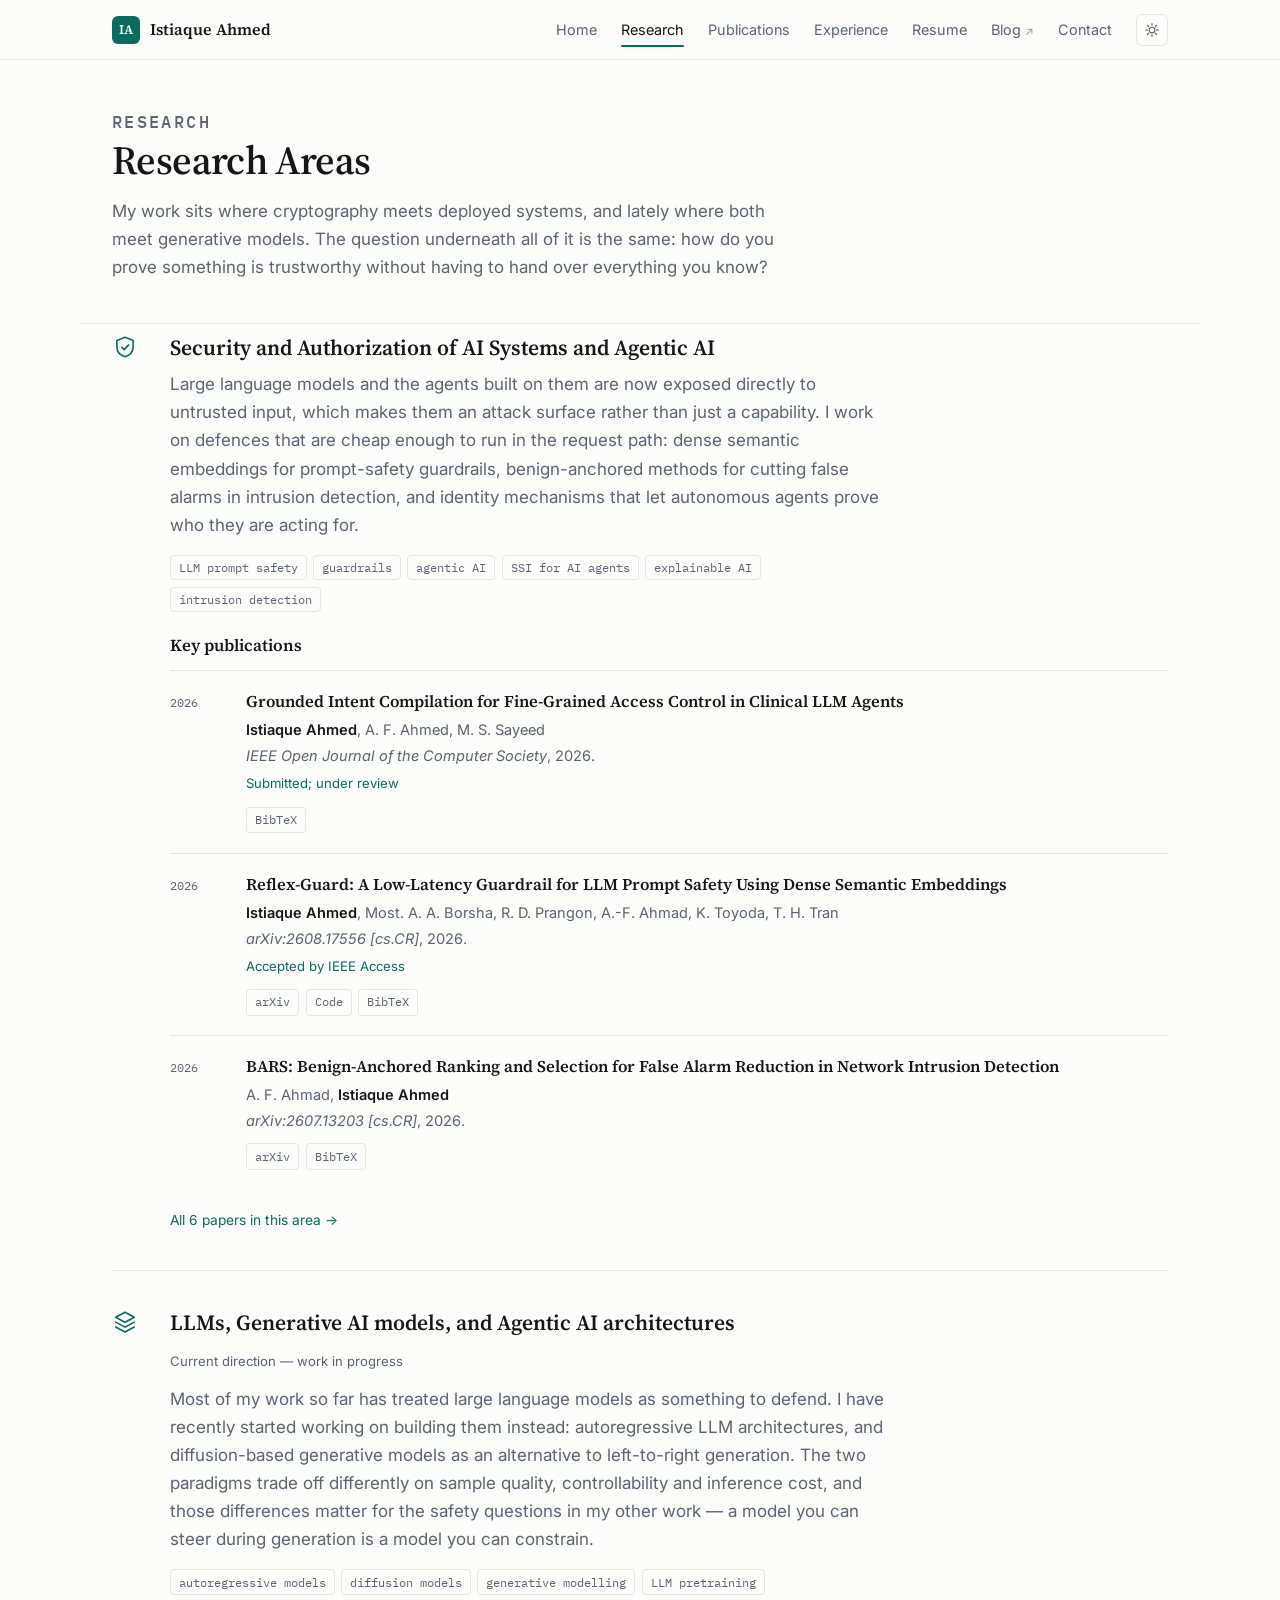
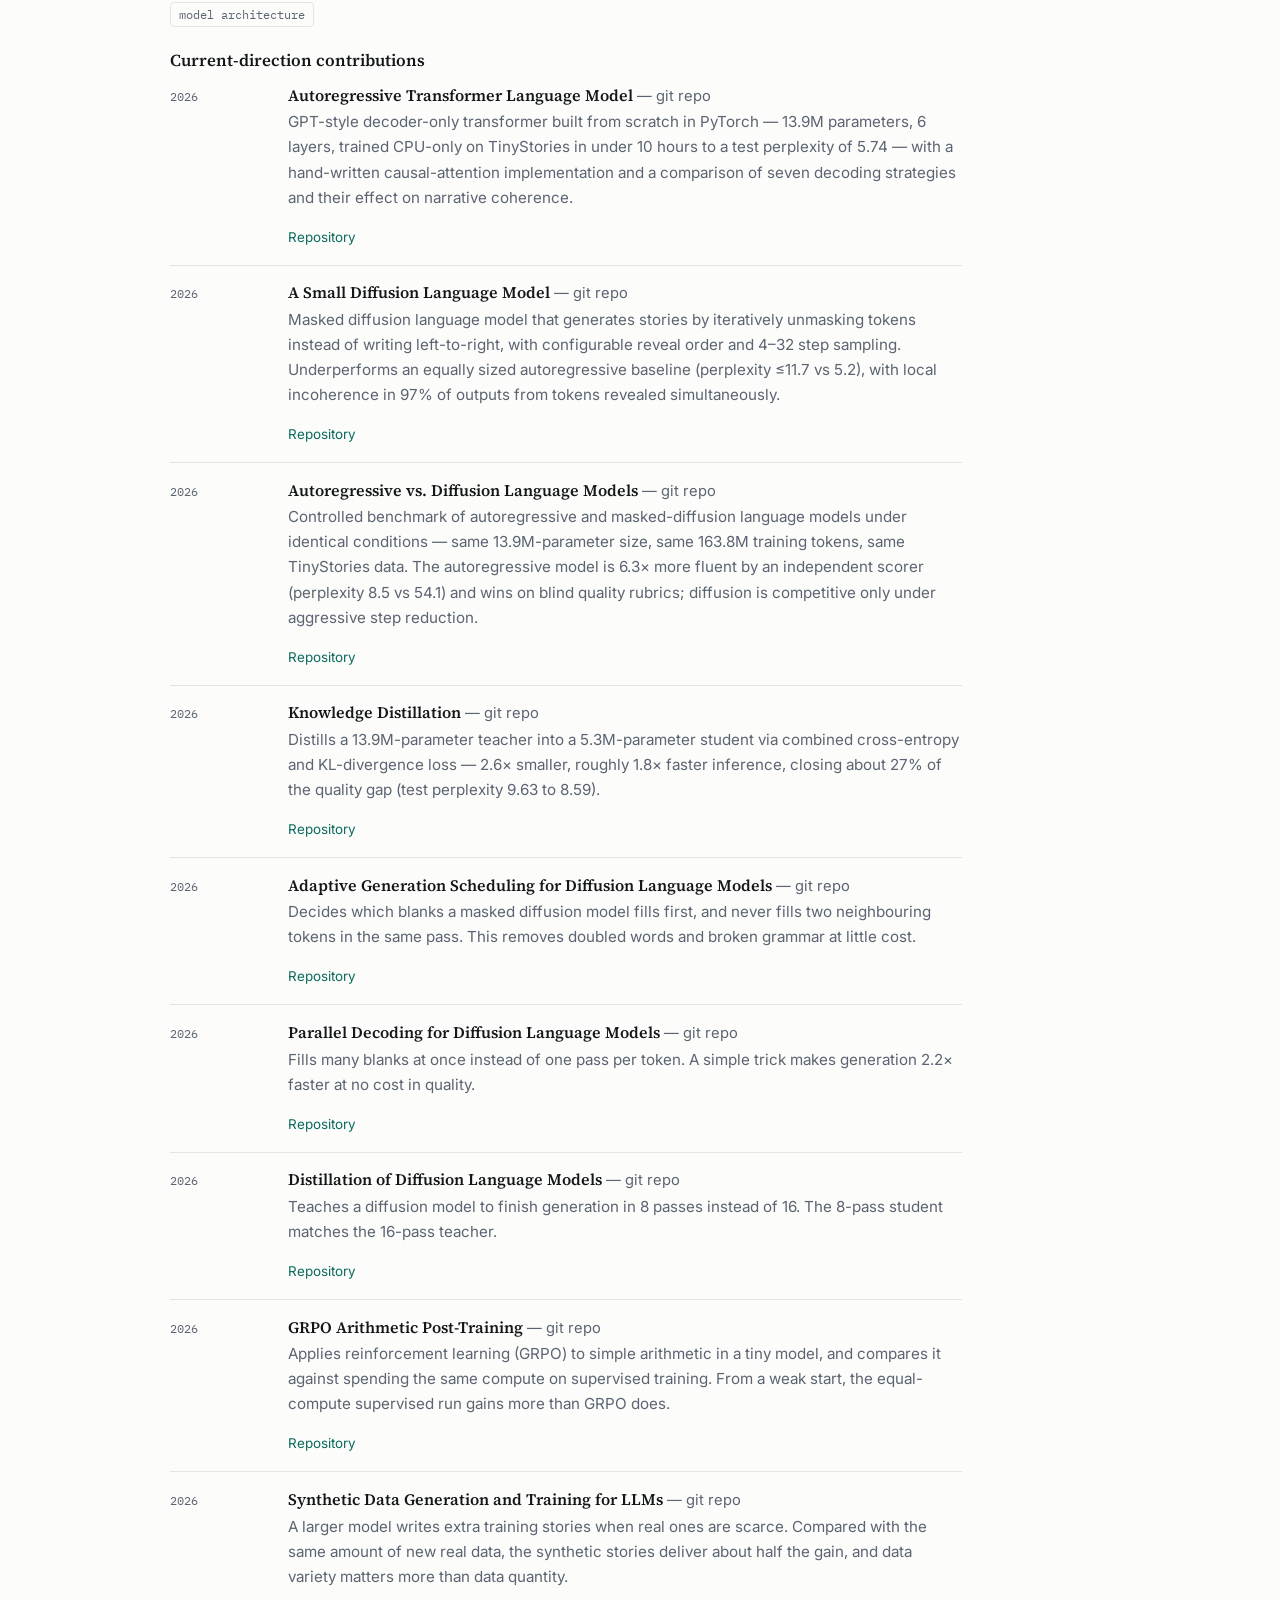
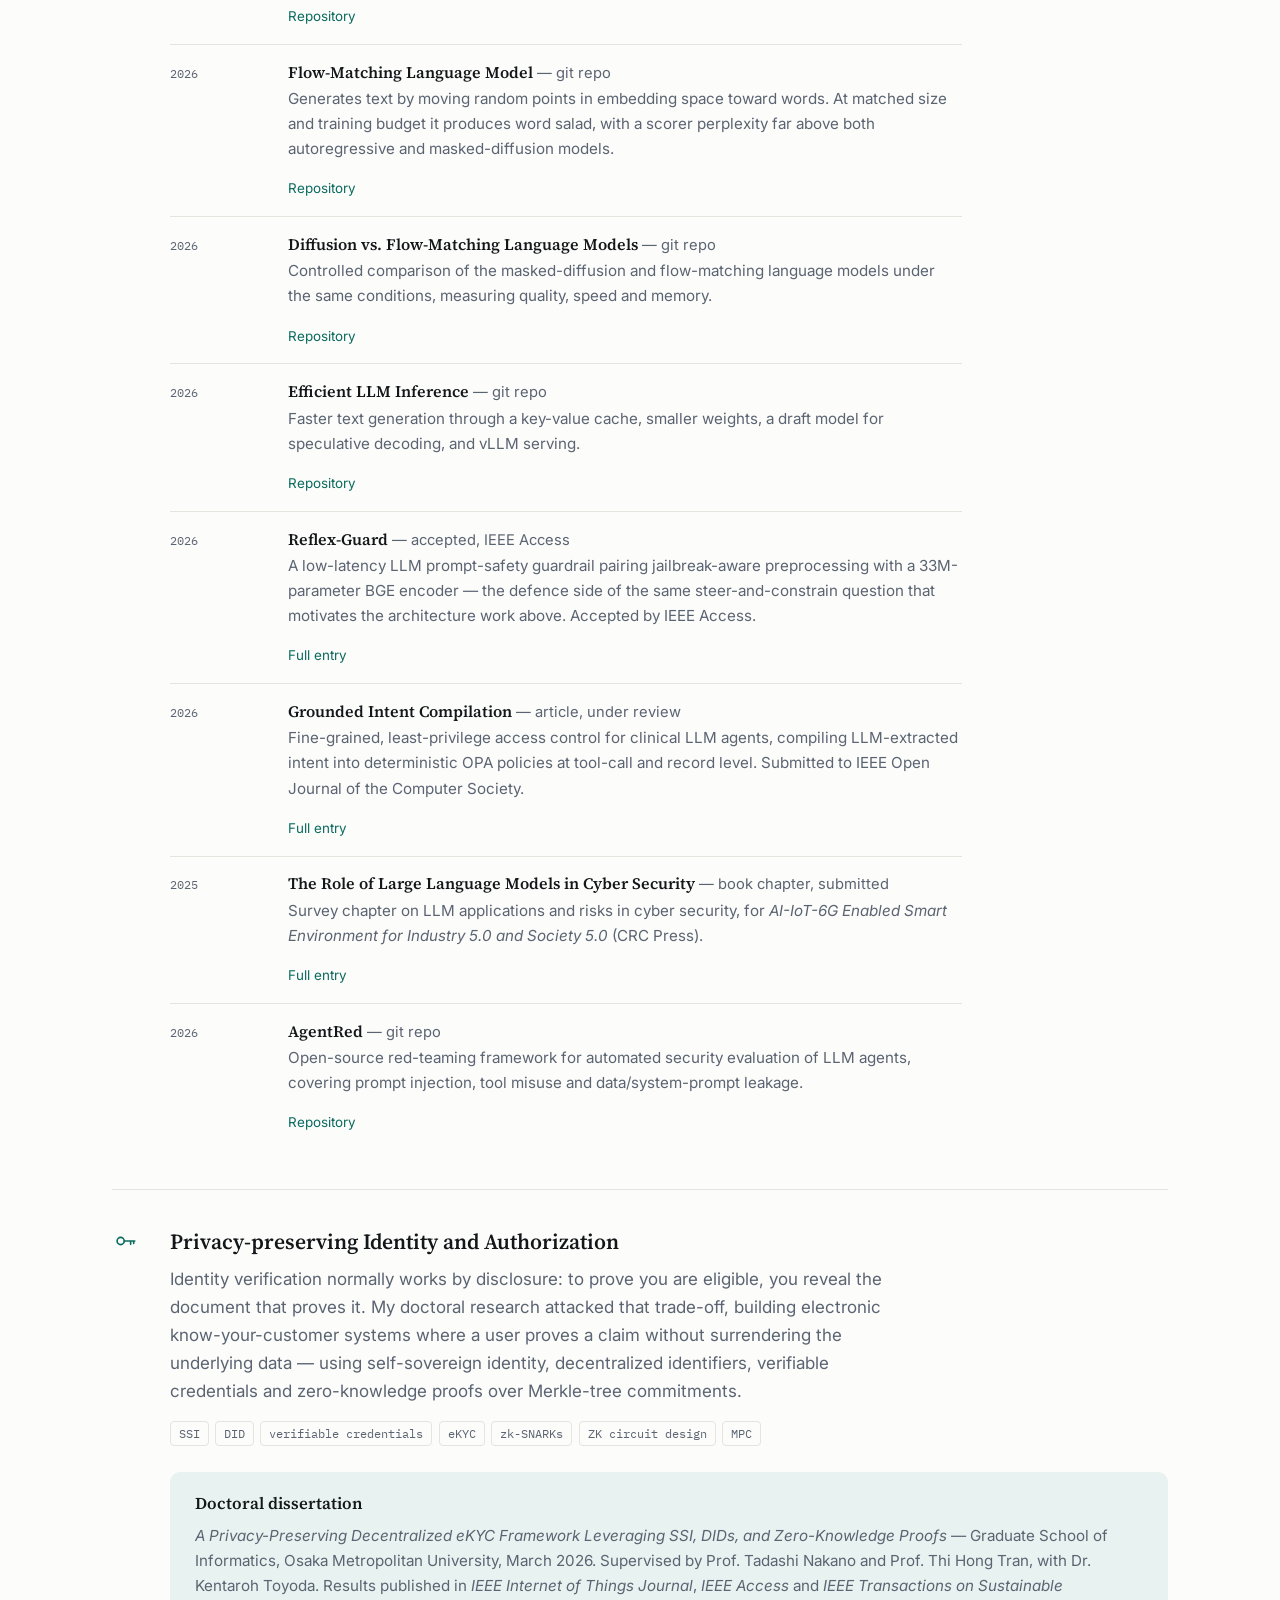
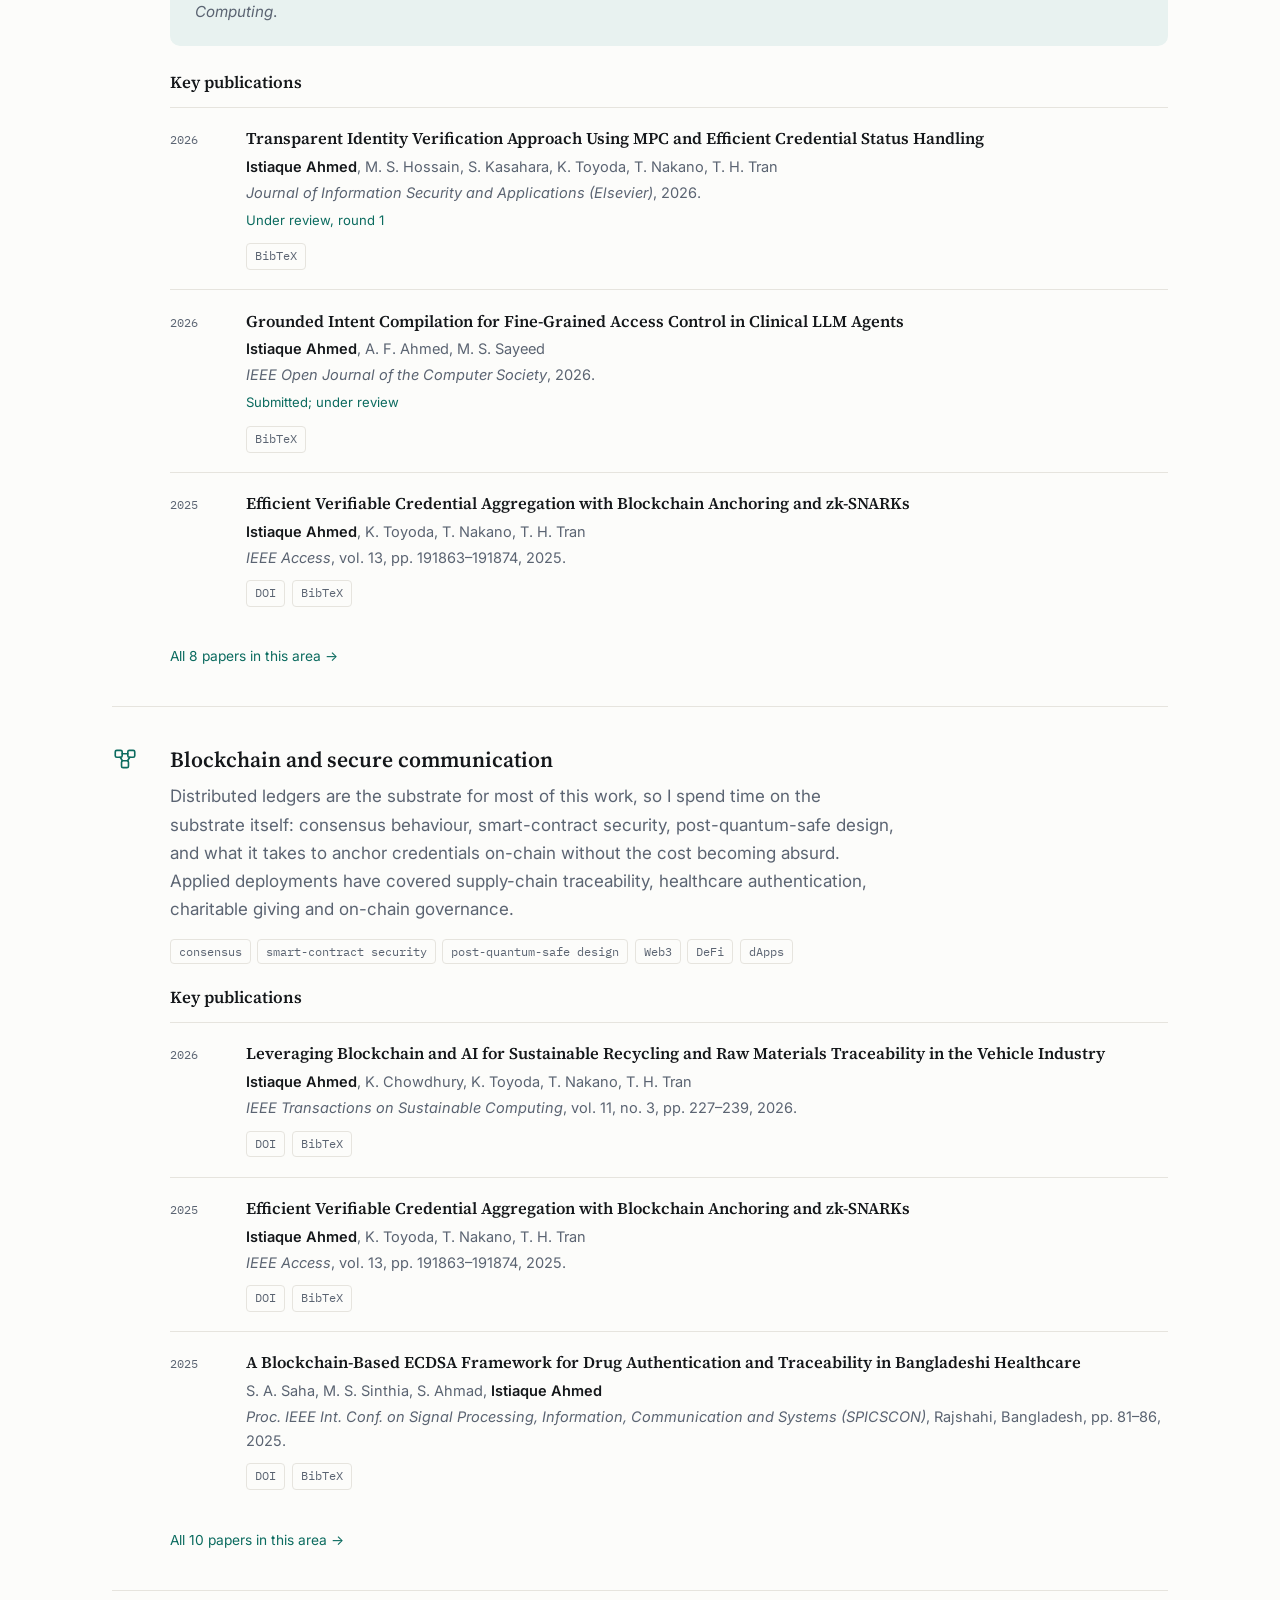
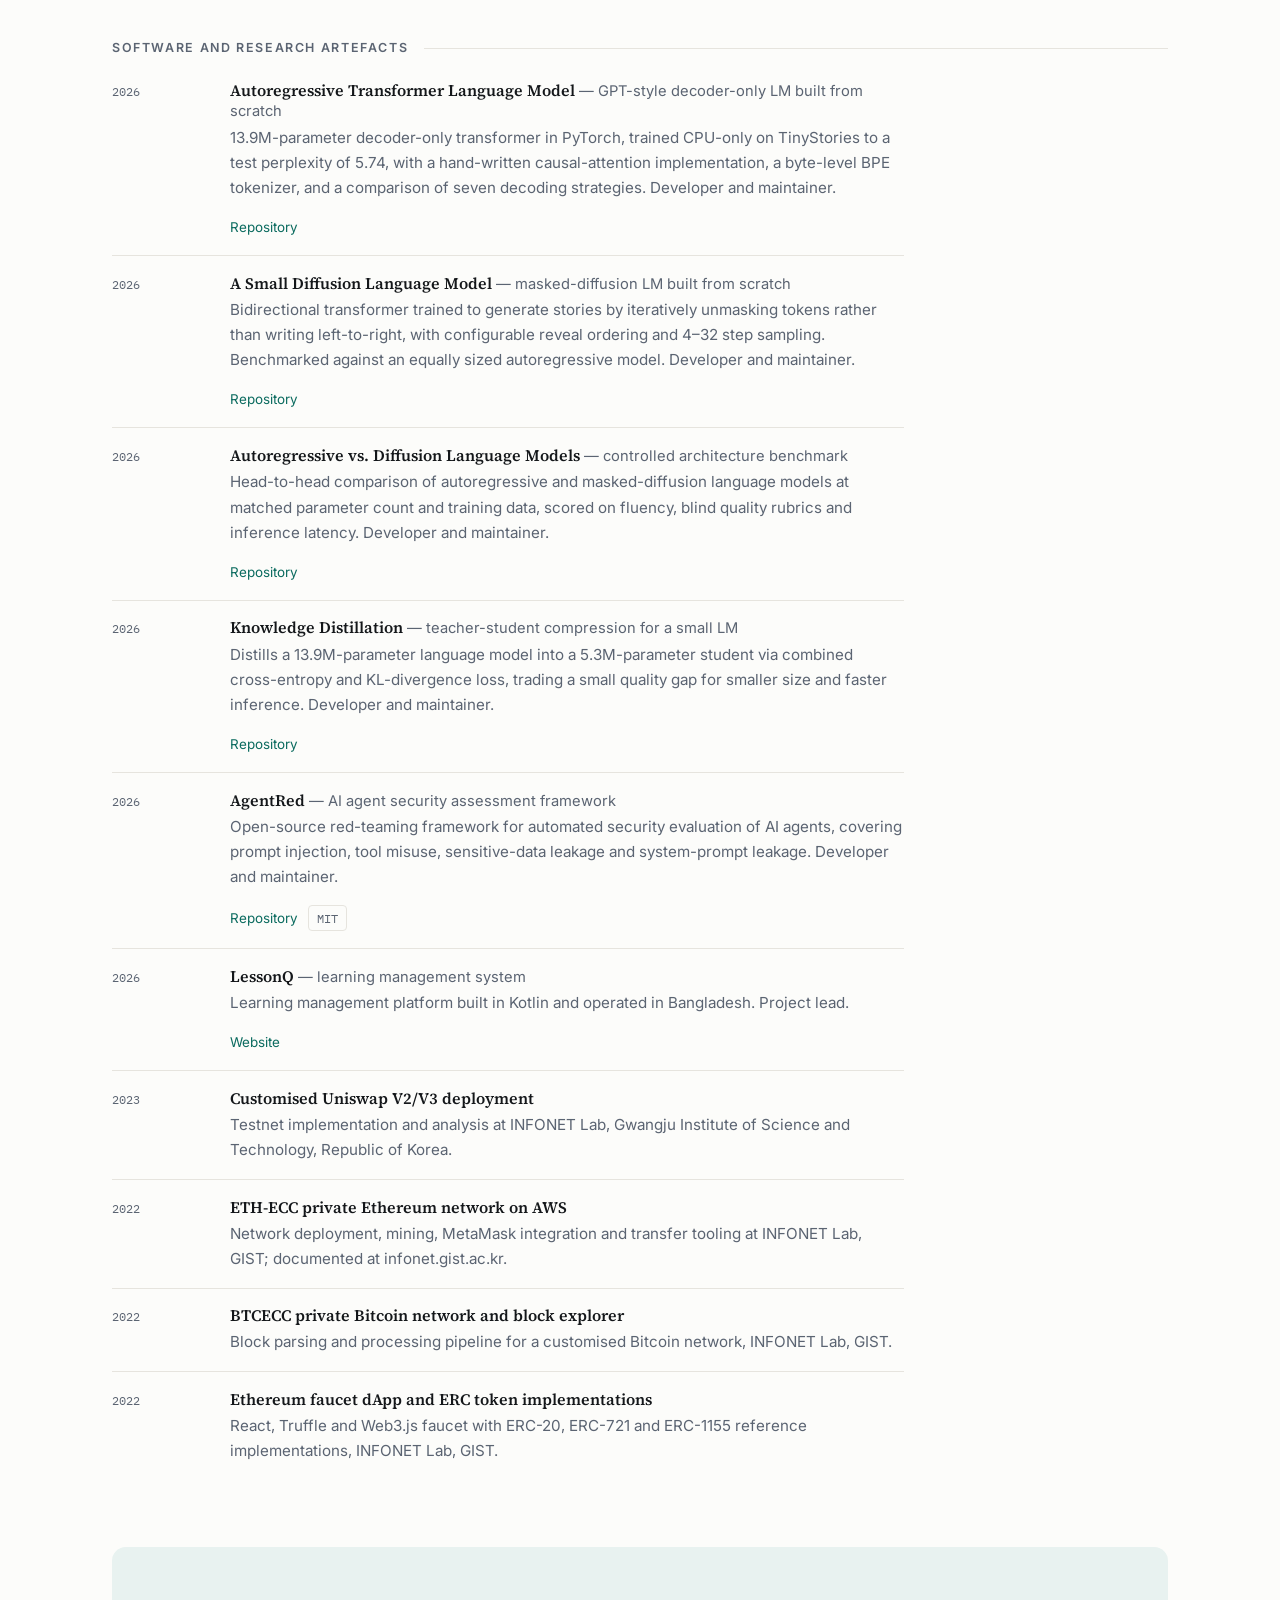
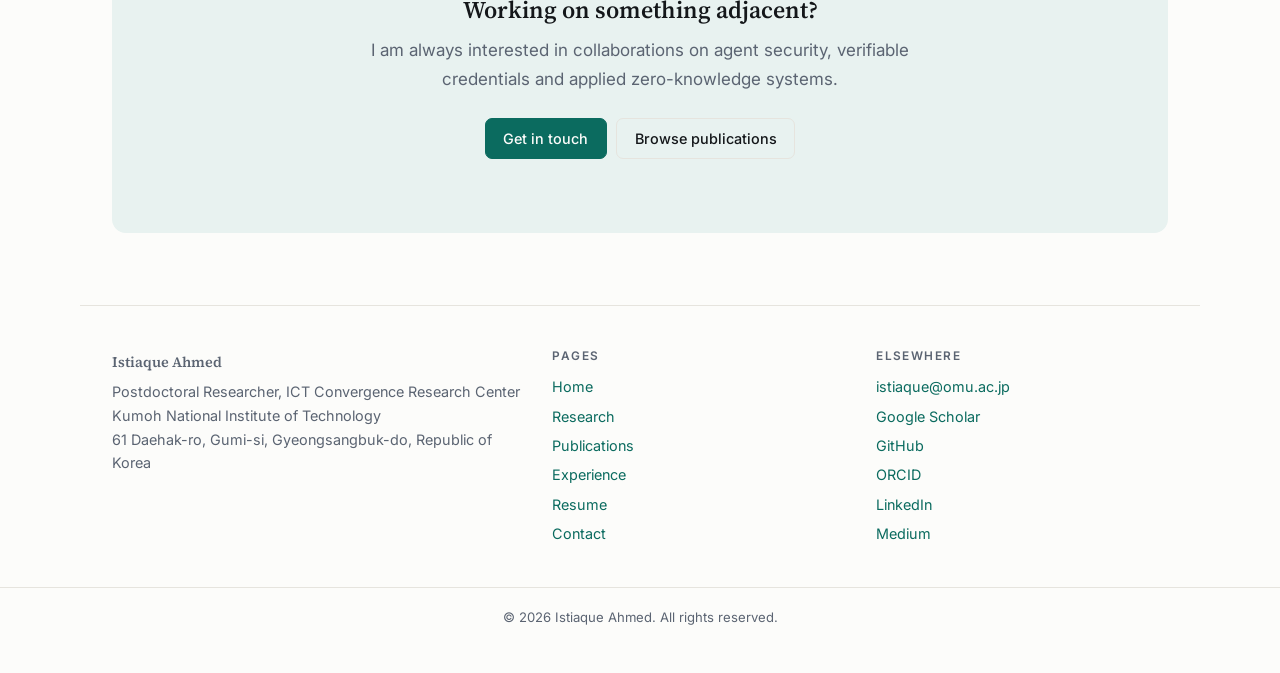
<file: research.html>
<!DOCTYPE html>
<html lang="en">
<head>
<meta charset="utf-8">
<meta name="viewport" content="width=device-width, initial-scale=1">
<title>Research — Istiaque Ahmed</title>
<meta name="description" content="Research on the security and authorization of AI systems and agentic AI, privacy-preserving identity and authorization with SSI, DIDs and zero-knowledge proofs, blockchain infrastructure, and LLMs, generative AI models, and agentic AI architectures, by Istiaque Ahmed.">
<meta name="author" content="Istiaque Ahmed">
<link rel="icon" href="data:image/svg+xml,<svg xmlns='http://www.w3.org/2000/svg' viewBox='0 0 32 32'><rect width='32' height='32' rx='7' fill='%230B6B5F'/><text x='16' y='23' font-family='Georgia,serif' font-weight='600' font-size='17' fill='%23ffffff' text-anchor='middle'>IA</text></svg>">
<link rel="preconnect" href="https://fonts.googleapis.com">
<link rel="preconnect" href="https://fonts.gstatic.com" crossorigin>
<link rel="stylesheet" href="https://fonts.googleapis.com/css2?family=IBM+Plex+Mono:wght@400;500&family=Inter:wght@400;500;600&family=Source+Serif+4:opsz,wght@8..60,400;8..60,600&display=swap">
<link rel="stylesheet" href="styles.css">
<script>
  try { var t = localStorage.getItem("ia-theme");
        if (t === "dark" || t === "light") document.documentElement.setAttribute("data-theme", t); }
  catch (e) {}
</script>
</head>

<body data-page="research">
<a class="skip" href="#main">Skip to content</a>

<nav class="nav">
  <div class="nav__in">
    <a class="nav__brand" href="index.html"><span class="nav__mono">IA</span>Istiaque Ahmed</a>
    <div class="nav__links" id="navLinks">
      <a href="index.html" data-nav="home">Home</a>
      <a href="research.html" data-nav="research">Research</a>
      <a href="publications.html" data-nav="publications">Publications</a>
      <a href="experience.html" data-nav="experience">Experience</a>
      <a href="cv.html" data-nav="cv">Resume</a>
      <a href="https://medium.com/@isti.ru.cse" data-nav="blog" rel="me noopener" target="_blank">Blog<span class="nav__ext">&#8599;</span></a>
      <a href="contact.html" data-nav="contact">Contact</a>
    </div>
    <div class="nav__tools">
      <button id="themeBtn" class="iconbtn" type="button" aria-label="Switch colour theme">
        <svg class="i-sun" viewBox="0 0 24 24" aria-hidden="true"><circle cx="12" cy="12" r="4.2"/><path d="M12 2.4v2.6M12 19v2.6M2.4 12h2.6M19 12h2.6M5.2 5.2l1.9 1.9M16.9 16.9l1.9 1.9M18.8 5.2l-1.9 1.9M7.1 16.9l-1.9 1.9"/></svg>
        <svg class="i-moon" viewBox="0 0 24 24" aria-hidden="true"><path d="M20 14.2A8.2 8.2 0 1 1 9.8 4a6.6 6.6 0 0 0 10.2 10.2z"/></svg>
      </button>
      <button id="burger" class="iconbtn burger" type="button" aria-label="Open menu" aria-expanded="false" aria-controls="navLinks">
        <svg viewBox="0 0 24 24" aria-hidden="true"><path d="M4 7h16M4 12h16M4 17h16"/></svg>
      </button>
    </div>
  </div>
</nav>

<main id="main">

  <header class="phead wrap">
    <p class="eyebrow">Research</p>
    <h1>Research Areas</h1>
    <p>
      My work sits where cryptography meets deployed systems, and lately where
      both meet generative models. The question underneath all of it is the
      same: how do you prove something is trustworthy without having to hand
      over everything you know?
    </p>
  </header>

  <div class="wrap">

    <!-- =========================== AREA 1 =========================== -->
    <section class="area" id="ai">
      <span class="area__ico">
        <svg viewBox="0 0 24 24" aria-hidden="true"><path d="M12 3l7.5 3v6c0 4.4-3.1 7.6-7.5 9-4.4-1.4-7.5-4.6-7.5-9V6z"/><path d="M9 12.2l2.2 2.2 4.2-4.4"/></svg>
      </span>
      <div>
        <h2>Security and Authorization of AI Systems and Agentic AI</h2>
        <p>
          Large language models and the agents built on them are now exposed
          directly to untrusted input, which makes them an attack surface rather
          than just a capability. I work on defences that are cheap enough to run
          in the request path: dense semantic embeddings for prompt-safety
          guardrails, benign-anchored methods for cutting false alarms in
          intrusion detection, and identity mechanisms that let autonomous agents
          prove who they are acting for.
        </p>
        <p class="area__tags">
          <span class="tag">LLM prompt safety</span><span class="tag">guardrails</span>
          <span class="tag">agentic AI</span><span class="tag">SSI for AI agents</span>
          <span class="tag">explainable AI</span><span class="tag">intrusion detection</span>
        </p>
        <h3 class="sub__h">Key publications</h3>
        <div data-arealist="ai"></div>
      </div>
    </section>

    <!-- =========================== AREA 2 =========================== -->
    <section class="area" id="llm">
      <span class="area__ico">
        <svg viewBox="0 0 24 24" aria-hidden="true"><path d="M12 3l8.6 4.6L12 12.2 3.4 7.6z"/><path d="M3.4 12.1L12 16.7l8.6-4.6"/><path d="M3.4 16.6L12 21.2l8.6-4.6"/></svg>
      </span>
      <div>
        <h2>LLMs, Generative AI models, and Agentic AI architectures</h2>
        <p class="pub__note" style="margin-bottom:.8rem">Current direction &mdash; work in progress</p>
        <p>
          Most of my work so far has treated large language models as something
          to defend. I have recently started working on building them instead:
          autoregressive LLM architectures, and diffusion-based generative models
          as an alternative to left-to-right generation. The two paradigms trade off differently on
          sample quality, controllability and inference cost, and those
          differences matter for the safety questions in my other work &mdash; a
          model you can steer during generation is a model you can constrain.
        </p>
        <p class="area__tags">
          <span class="tag">autoregressive models</span><span class="tag">diffusion models</span>
          <span class="tag">generative modelling</span><span class="tag">LLM pretraining</span>
          <span class="tag">model architecture</span>
        </p>

        <h3 class="sub__h">Current-direction contributions</h3>
        <ul class="rows">
          <li>
            <span class="rows__when">2026</span>
            <div>
              <h3>Autoregressive Transformer Language Model <span class="meta">— git repo</span></h3>
              <p>GPT-style decoder-only transformer built from scratch in PyTorch
                 — 13.9M parameters, 6 layers, trained CPU-only on TinyStories in
                 under 10 hours to a test perplexity of 5.74 — with a hand-written
                 causal-attention implementation and a comparison of seven
                 decoding strategies and their effect on narrative coherence.</p>
              <p class="links">
                <a href="https://github.com/istiaque010/Autoregressive-Transformer-Language-Model" rel="noopener" target="_blank">Repository</a>
              </p>
            </div>
          </li>
          <li>
            <span class="rows__when">2026</span>
            <div>
              <h3>A Small Diffusion Language Model <span class="meta">— git repo</span></h3>
              <p>Masked diffusion language model that generates stories by
                 iteratively unmasking tokens instead of writing left-to-right,
                 with configurable reveal order and 4&ndash;32 step sampling.
                 Underperforms an equally sized autoregressive baseline
                 (perplexity &le;11.7 vs 5.2), with local incoherence in 97% of
                 outputs from tokens revealed simultaneously.</p>
              <p class="links">
                <a href="https://github.com/istiaque010/A-Small-Diffusion-Language-Model" rel="noopener" target="_blank">Repository</a>
              </p>
            </div>
          </li>
          <li>
            <span class="rows__when">2026</span>
            <div>
              <h3>Autoregressive vs. Diffusion Language Models <span class="meta">— git repo</span></h3>
              <p>Controlled benchmark of autoregressive and masked-diffusion
                 language models under identical conditions &mdash; same
                 13.9M-parameter size, same 163.8M training tokens, same
                 TinyStories data. The autoregressive model is 6.3&times; more
                 fluent by an independent scorer (perplexity 8.5 vs 54.1) and
                 wins on blind quality rubrics; diffusion is competitive only
                 under aggressive step reduction.</p>
              <p class="links">
                <a href="https://github.com/istiaque010/Autoregressive-vs.-Diffusion-Language-Models" rel="noopener" target="_blank">Repository</a>
              </p>
            </div>
          </li>
          <li>
            <span class="rows__when">2026</span>
            <div>
              <h3>Knowledge Distillation <span class="meta">— git repo</span></h3>
              <p>Distills a 13.9M-parameter teacher into a 5.3M-parameter
                 student via combined cross-entropy and KL-divergence loss
                 &mdash; 2.6&times; smaller, roughly 1.8&times; faster
                 inference, closing about 27% of the quality gap (test
                 perplexity 9.63 to 8.59).</p>
              <p class="links">
                <a href="https://github.com/istiaque010/Knowledge-Distillation" rel="noopener" target="_blank">Repository</a>
              </p>
            </div>
          </li>
          <li>
            <span class="rows__when">2026</span>
            <div>
              <h3>Adaptive Generation Scheduling for Diffusion Language Models <span class="meta">— git repo</span></h3>
              <p>Decides which blanks a masked diffusion model fills first, and
                 never fills two neighbouring tokens in the same pass. This
                 removes doubled words and broken grammar at little cost.</p>
              <p class="links">
                <a href="https://github.com/istiaque010/Adaptive-Generation-Scheduling-for-Diffusion-Language-Models" rel="noopener" target="_blank">Repository</a>
              </p>
            </div>
          </li>
          <li>
            <span class="rows__when">2026</span>
            <div>
              <h3>Parallel Decoding for Diffusion Language Models <span class="meta">— git repo</span></h3>
              <p>Fills many blanks at once instead of one pass per token. A
                 simple trick makes generation 2.2&times; faster at no cost in
                 quality.</p>
              <p class="links">
                <a href="https://github.com/istiaque010/Parallel-Decoding-for-Diffusion-Language-Models" rel="noopener" target="_blank">Repository</a>
              </p>
            </div>
          </li>
          <li>
            <span class="rows__when">2026</span>
            <div>
              <h3>Distillation of Diffusion Language Models <span class="meta">— git repo</span></h3>
              <p>Teaches a diffusion model to finish generation in 8 passes
                 instead of 16. The 8-pass student matches the 16-pass teacher.</p>
              <p class="links">
                <a href="https://github.com/istiaque010/Distillation-of-Diffusion-Language-Models" rel="noopener" target="_blank">Repository</a>
              </p>
            </div>
          </li>
          <li>
            <span class="rows__when">2026</span>
            <div>
              <h3>GRPO Arithmetic Post-Training <span class="meta">— git repo</span></h3>
              <p>Applies reinforcement learning (GRPO) to simple arithmetic in a
                 tiny model, and compares it against spending the same compute on
                 supervised training. From a weak start, the equal-compute
                 supervised run gains more than GRPO does.</p>
              <p class="links">
                <a href="https://github.com/istiaque010/Teaching-a-tiny-model-arithmetic-with-GRPO" rel="noopener" target="_blank">Repository</a>
              </p>
            </div>
          </li>
          <li>
            <span class="rows__when">2026</span>
            <div>
              <h3>Synthetic Data Generation and Training for LLMs <span class="meta">— git repo</span></h3>
              <p>A larger model writes extra training stories when real ones are
                 scarce. Compared with the same amount of new real data, the
                 synthetic stories deliver about half the gain, and data variety
                 matters more than data quantity.</p>
              <p class="links">
                <a href="https://github.com/istiaque010/Synthetic-Data-Generation-and-Training-for-LLM" rel="noopener" target="_blank">Repository</a>
              </p>
            </div>
          </li>
          <li>
            <span class="rows__when">2026</span>
            <div>
              <h3>Flow-Matching Language Model <span class="meta">— git repo</span></h3>
              <p>Generates text by moving random points in embedding space toward
                 words. At matched size and training budget it produces word
                 salad, with a scorer perplexity far above both autoregressive and
                 masked-diffusion models.</p>
              <p class="links">
                <a href="https://github.com/istiaque010/Flow-Matching-Language-Model" rel="noopener" target="_blank">Repository</a>
              </p>
            </div>
          </li>
          <li>
            <span class="rows__when">2026</span>
            <div>
              <h3>Diffusion vs. Flow-Matching Language Models <span class="meta">— git repo</span></h3>
              <p>Controlled comparison of the masked-diffusion and flow-matching
                 language models under the same conditions, measuring quality,
                 speed and memory.</p>
              <p class="links">
                <a href="https://github.com/istiaque010/Diffusion-vs.-Flow-Matching-Language-Models" rel="noopener" target="_blank">Repository</a>
              </p>
            </div>
          </li>
          <li>
            <span class="rows__when">2026</span>
            <div>
              <h3>Efficient LLM Inference <span class="meta">— git repo</span></h3>
              <p>Faster text generation through a key-value cache, smaller
                 weights, a draft model for speculative decoding, and vLLM
                 serving.</p>
              <p class="links">
                <a href="https://github.com/istiaque010/Efficient-LLM-Inference" rel="noopener" target="_blank">Repository</a>
              </p>
            </div>
          </li>
          <li>
            <span class="rows__when">2026</span>
            <div>
              <h3>Reflex-Guard <span class="meta">— accepted, IEEE Access</span></h3>
              <p>A low-latency LLM prompt-safety guardrail pairing jailbreak-aware
                 preprocessing with a 33M-parameter BGE encoder — the defence side
                 of the same steer-and-constrain question that motivates the
                 architecture work above. Accepted by IEEE Access.</p>
              <p class="links">
                <a href="publications.html#arxiv2026-reflex-guard">Full entry</a>
              </p>
            </div>
          </li>
          <li>
            <span class="rows__when">2026</span>
            <div>
              <h3>Grounded Intent Compilation <span class="meta">— article, under review</span></h3>
              <p>Fine-grained, least-privilege access control for clinical LLM
                 agents, compiling LLM-extracted intent into deterministic OPA
                 policies at tool-call and record level. Submitted to IEEE Open
                 Journal of the Computer Society.</p>
              <p class="links">
                <a href="publications.html#ojcs2026-gic">Full entry</a>
              </p>
            </div>
          </li>
          <li>
            <span class="rows__when">2025</span>
            <div>
              <h3>The Role of Large Language Models in Cyber Security <span class="meta">— book chapter, submitted</span></h3>
              <p>Survey chapter on LLM applications and risks in cyber security,
                 for <em>AI-IoT-6G Enabled Smart Environment for Industry 5.0 and
                 Society 5.0</em> (CRC Press).</p>
              <p class="links">
                <a href="publications.html#crc-llm-cybersecurity">Full entry</a>
              </p>
            </div>
          </li>
          <li>
            <span class="rows__when">2026</span>
            <div>
              <h3>AgentRed <span class="meta">— git repo</span></h3>
              <p>Open-source red-teaming framework for automated security
                 evaluation of LLM agents, covering prompt injection, tool
                 misuse and data/system-prompt leakage.</p>
              <p class="links">
                <a href="https://github.com/istiaque010/AgentRed" rel="noopener" target="_blank">Repository</a>
              </p>
            </div>
          </li>
        </ul>

        <div data-arealist="llm"></div>
      </div>
    </section>

    <!-- =========================== AREA 3 =========================== -->
    <section class="area" id="privacy">
      <span class="area__ico">
        <svg viewBox="0 0 24 24" aria-hidden="true"><circle cx="8" cy="12" r="3.3"/><path d="M11.3 12H21M17.2 12v3.1M20 12v2.2"/></svg>
      </span>
      <div>
        <h2>Privacy-preserving Identity and Authorization</h2>
        <p>
          Identity verification normally works by disclosure: to prove you are
          eligible, you reveal the document that proves it. My doctoral research
          attacked that trade-off, building electronic know-your-customer systems
          where a user proves a claim without surrendering the underlying data —
          using self-sovereign identity, decentralized identifiers, verifiable
          credentials and zero-knowledge proofs over Merkle-tree commitments.
        </p>
        <p class="area__tags">
          <span class="tag">SSI</span><span class="tag">DID</span>
          <span class="tag">verifiable credentials</span><span class="tag">eKYC</span>
          <span class="tag">zk-SNARKs</span><span class="tag">ZK circuit design</span>
          <span class="tag">MPC</span>
        </p>

        <div class="callout">
          <h3>Doctoral dissertation</h3>
          <p>
            <em>A Privacy-Preserving Decentralized eKYC Framework Leveraging SSI,
            DIDs, and Zero-Knowledge Proofs</em> — Graduate School of Informatics,
            Osaka Metropolitan University, March 2026. Supervised by
            Prof. Tadashi Nakano and Prof. Thi Hong Tran, with Dr. Kentaroh Toyoda.
            Results published in <em>IEEE Internet of Things Journal</em>,
            <em>IEEE Access</em> and <em>IEEE Transactions on Sustainable Computing</em>.
          </p>
        </div>

        <h3 class="sub__h">Key publications</h3>
        <div data-arealist="privacy"></div>
      </div>
    </section>

    <!-- =========================== AREA 4 =========================== -->
    <section class="area" id="blockchain">
      <span class="area__ico">
        <svg viewBox="0 0 24 24" aria-hidden="true"><rect x="3" y="4" width="6.4" height="6.4" rx="1.4"/><rect x="14.6" y="4" width="6.4" height="6.4" rx="1.4"/><rect x="8.8" y="13.6" width="6.4" height="6.4" rx="1.4"/><path d="M9.4 7.2h5.2M7.6 10.4l2 3.2M16.4 10.4l-2 3.2"/></svg>
      </span>
      <div>
        <h2>Blockchain and secure communication</h2>
        <p>
          Distributed ledgers are the substrate for most of this work, so I spend
          time on the substrate itself: consensus behaviour, smart-contract
          security, post-quantum-safe design, and what it takes to anchor
          credentials on-chain without the cost becoming absurd. Applied
          deployments have covered supply-chain traceability, healthcare
          authentication, charitable giving and on-chain governance.
        </p>
        <p class="area__tags">
          <span class="tag">consensus</span><span class="tag">smart-contract security</span>
          <span class="tag">post-quantum-safe design</span><span class="tag">Web3</span>
          <span class="tag">DeFi</span><span class="tag">dApps</span>
        </p>
        <h3 class="sub__h">Key publications</h3>
        <div data-arealist="blockchain"></div>
      </div>
    </section>

    <!-- ========================== SOFTWARE ========================== -->
    <section class="section" id="software">
      <h2>Software and research artefacts</h2>
      <ul class="rows">
        <li>
          <span class="rows__when">2026</span>
          <div>
            <h3>Autoregressive Transformer Language Model <span class="meta">— GPT-style decoder-only LM built from scratch</span></h3>
            <p>13.9M-parameter decoder-only transformer in PyTorch, trained
               CPU-only on TinyStories to a test perplexity of 5.74, with a
               hand-written causal-attention implementation, a byte-level BPE
               tokenizer, and a comparison of seven decoding strategies.
               Developer and maintainer.</p>
            <p class="links">
              <a href="https://github.com/istiaque010/Autoregressive-Transformer-Language-Model" rel="noopener" target="_blank">Repository</a>
            </p>
          </div>
        </li>
        <li>
          <span class="rows__when">2026</span>
          <div>
            <h3>A Small Diffusion Language Model <span class="meta">— masked-diffusion LM built from scratch</span></h3>
            <p>Bidirectional transformer trained to generate stories by
               iteratively unmasking tokens rather than writing left-to-right,
               with configurable reveal ordering and 4&ndash;32 step sampling.
               Benchmarked against an equally sized autoregressive model.
               Developer and maintainer.</p>
            <p class="links">
              <a href="https://github.com/istiaque010/A-Small-Diffusion-Language-Model" rel="noopener" target="_blank">Repository</a>
            </p>
          </div>
        </li>
        <li>
          <span class="rows__when">2026</span>
          <div>
            <h3>Autoregressive vs. Diffusion Language Models <span class="meta">— controlled architecture benchmark</span></h3>
            <p>Head-to-head comparison of autoregressive and masked-diffusion
               language models at matched parameter count and training data,
               scored on fluency, blind quality rubrics and inference latency.
               Developer and maintainer.</p>
            <p class="links">
              <a href="https://github.com/istiaque010/Autoregressive-vs.-Diffusion-Language-Models" rel="noopener" target="_blank">Repository</a>
            </p>
          </div>
        </li>
        <li>
          <span class="rows__when">2026</span>
          <div>
            <h3>Knowledge Distillation <span class="meta">— teacher-student compression for a small LM</span></h3>
            <p>Distills a 13.9M-parameter language model into a 5.3M-parameter
               student via combined cross-entropy and KL-divergence loss,
               trading a small quality gap for smaller size and faster
               inference. Developer and maintainer.</p>
            <p class="links">
              <a href="https://github.com/istiaque010/Knowledge-Distillation" rel="noopener" target="_blank">Repository</a>
            </p>
          </div>
        </li>
        <li>
          <span class="rows__when">2026</span>
          <div>
            <h3>AgentRed <span class="meta">— AI agent security assessment framework</span></h3>
            <p>Open-source red-teaming framework for automated security evaluation of
               AI agents, covering prompt injection, tool misuse, sensitive-data
               leakage and system-prompt leakage. Developer and maintainer.</p>
            <p class="links">
                  <a href="https://github.com/istiaque010/AgentRed" rel="noopener" target="_blank">Repository</a>
              <span class="tag">MIT</span>
            </p>
          </div>
        </li>
        <li>
          <span class="rows__when">2026</span>
          <div>
            <h3>LessonQ <span class="meta">— learning management system</span></h3>
            <p>Learning management platform built in Kotlin and operated in Bangladesh.
               Project lead.</p>
            <p class="links">
              <a href="https://lessonq.com/" rel="noopener" target="_blank">Website</a>
            </p>
          </div>
        </li>
        <li>
          <span class="rows__when">2023</span>
          <div>
            <h3>Customised Uniswap V2/V3 deployment</h3>
            <p>Testnet implementation and analysis at INFONET Lab, Gwangju Institute
               of Science and Technology, Republic of Korea.</p>
          </div>
        </li>
        <li>
          <span class="rows__when">2022</span>
          <div>
            <h3>ETH-ECC private Ethereum network on AWS</h3>
            <p>Network deployment, mining, MetaMask integration and transfer tooling
               at INFONET Lab, GIST; documented at infonet.gist.ac.kr.</p>
          </div>
        </li>
        <li>
          <span class="rows__when">2022</span>
          <div>
            <h3>BTCECC private Bitcoin network and block explorer</h3>
            <p>Block parsing and processing pipeline for a customised Bitcoin
               network, INFONET Lab, GIST.</p>
          </div>
        </li>
        <li>
          <span class="rows__when">2022</span>
          <div>
            <h3>Ethereum faucet dApp and ERC token implementations</h3>
            <p>React, Truffle and Web3.js faucet with ERC-20, ERC-721 and ERC-1155
               reference implementations, INFONET Lab, GIST.</p>
          </div>
        </li>
      </ul>
    </section>

  </div>

  <div class="wrap">
    <section class="cta">
      <h2>Working on something adjacent?</h2>
      <p>
        I am always interested in collaborations on agent security, verifiable
        credentials and applied zero-knowledge systems.
      </p>
      <p class="cta__actions">
        <a class="btn" href="mailto:istiaque@omu.ac.jp" target="_blank">Get in touch</a>
        <a class="btn btn--ghost" href="publications.html">Browse publications</a>
      </p>
    </section>
  </div>

</main>

<footer class="foot">
  <div class="foot__in">
    <div>
      <p class="foot__name">Istiaque Ahmed</p>
      <p>Postdoctoral Researcher, ICT Convergence Research Center<br>
         Kumoh National Institute of Technology<br>
         61 Daehak-ro, Gumi-si, Gyeongsangbuk-do, Republic of Korea</p>
    </div>
    <div>
      <h2>Pages</h2>
      <ul>
        <li><a href="index.html">Home</a></li>
        <li><a href="research.html">Research</a></li>
        <li><a href="publications.html">Publications</a></li>
        <li><a href="experience.html">Experience</a></li>
        <li><a href="cv.html">Resume</a></li>
        <li><a href="contact.html">Contact</a></li>
      </ul>
    </div>
    <div>
      <h2>Elsewhere</h2>
      <ul>
        <li><a href="mailto:istiaque@omu.ac.jp" target="_blank">istiaque@omu.ac.jp</a></li>
        <li><a href="https://scholar.google.com/citations?user=SCHOLAR_ID" rel="me noopener" target="_blank">Google Scholar</a></li>
        <li><a href="https://github.com/istiaque010" rel="me noopener" target="_blank">GitHub</a></li>
        <li><a href="https://orcid.org/0000-0002-3112-6568" rel="me noopener" target="_blank">ORCID</a></li>
        <li><a href="https://www.linkedin.com/in/istirare/" rel="me noopener" target="_blank">LinkedIn</a></li>
        <li><a href="https://medium.com/@isti.ru.cse" rel="me noopener" target="_blank">Medium</a></li>
      </ul>
    </div>
  </div>
  <p class="foot__meta">&copy; <span data-year>2026</span> Istiaque Ahmed. All rights reserved.</p>
</footer>

<dialog id="bibDlg" class="dlg">
  <form method="dialog">
    <div class="dlg__head">
      <h2>BibTeX</h2>
      <button class="dlg__x" value="close" aria-label="Close">&times;</button>
    </div>
    <pre id="bibOut" tabindex="0"></pre>
    <div class="dlg__foot">
      <button type="button" id="bibCopy" class="btn">Copy</button>
    </div>
  </form>
</dialog>

<script src="publications.js"></script>
<script src="main.js"></script>
</body>
</html>
</file>
<file: styles.css>
/* ===========================================================================
   Istiaque Ahmed — academic site
   Ink on warm off-white, one deep-teal accent. Hairlines and tints, no shadows.
   =========================================================================== */

:root {
  --bg:        #FCFCFA;
  --surface:   #FFFFFF;
  --text:      #14171A;
  --muted:     #5B6472;
  --rule:      #E6E4DE;
  --accent:    #0B6B5F;
  --accent-bg: #E8F2F0;

  --font-head: "Source Serif 4", Georgia, "Times New Roman", serif;
  --font-body: "Inter", system-ui, -apple-system, "Segoe UI", sans-serif;
  --font-mono: "IBM Plex Mono", ui-monospace, "Cascadia Code", Consolas, monospace;

  --max: 1120px;
  --nav: 60px;
  --r:   10px;
}

@media (prefers-color-scheme: dark) {
  :root:not([data-theme="light"]) {
    --bg:        #0F1115;
    --surface:   #171A1F;
    --text:      #E8E8E4;
    --muted:     #9AA3AE;
    --rule:      #262A31;
    --accent:    #5EC8B8;
    --accent-bg: #16302D;
  }
}

:root[data-theme="dark"] {
  --bg:        #0F1115;
  --surface:   #171A1F;
  --text:      #E8E8E4;
  --muted:     #9AA3AE;
  --rule:      #262A31;
  --accent:    #5EC8B8;
  --accent-bg: #16302D;
}

/* --------------------------------- base ---------------------------------- */

*, *::before, *::after { box-sizing: border-box; }

html { -webkit-text-size-adjust: 100%; scroll-behavior: smooth; }
/* Smooth cross-fade on same-origin navigation (Chrome/Edge); other browsers
   simply ignore it and navigate as usual. */
@view-transition { navigation: auto; }

@media (prefers-reduced-motion: reduce) {
  html { scroll-behavior: auto; }
  *, *::before, *::after { transition: none !important; animation: none !important; }
  ::view-transition-group(*), ::view-transition-old(*),
  ::view-transition-new(*) { animation: none !important; }
}

body {
  margin: 0;
  background: var(--bg);
  color: var(--text);
  font: 400 17px/1.65 var(--font-body);
  -webkit-font-smoothing: antialiased;
  text-rendering: optimizeLegibility;
}

h1, h2, h3, h4 { font-family: var(--font-head); font-weight: 600; line-height: 1.25; }
p { margin: 0 0 1rem; }
img { max-width: 100%; display: block; }

a { color: var(--accent); text-decoration: none; }
a:hover {
  text-decoration: underline;
  text-decoration-thickness: 1px; text-underline-offset: 3px;
}

::selection { background: #B5DCD4; color: #14171A; }

/* ------------------------------ interaction ------------------------------
   One shared timing for every state change. Properties are named rather than
   using `all`, which would animate layout and cause jank. --------------- */

a, .btn, .chip, .iconbtn, .pub__link, .card__ico, .person,
a.card, .card--link, .nav__links a, .tl h3,
.nav__links a::after, .linkrow a::after,
.pub::before, .newsline li::before, .tl li::before {
  transition: color .15s ease, background-color .15s ease,
              border-color .15s ease, transform .15s ease;
}
a:focus-visible, button:focus-visible, input:focus-visible, summary:focus-visible {
  outline: 2px solid var(--accent); outline-offset: 2px; border-radius: 3px;
}

.wrap { max-width: var(--max); margin: 0 auto; padding: 0 2rem; }
.narrow { max-width: 68ch; }

.vh {
  position: absolute; width: 1px; height: 1px; padding: 0; margin: -1px;
  overflow: hidden; clip-path: inset(50%); white-space: nowrap; border: 0;
}
.skip {
  position: absolute; left: -9999px; top: 0; z-index: 60;
  padding: .6rem 1rem; background: var(--accent); color: var(--bg);
}
.skip:focus { left: .5rem; top: .5rem; }

.eyebrow {
  margin: 0 0 .7rem;
  font: 500 .76rem/1.4 var(--font-mono);
  text-transform: uppercase; letter-spacing: .14em; color: var(--accent);
}

/* ---------------------------------- nav ---------------------------------- */

.nav {
  position: sticky; top: 0; z-index: 30;
  height: var(--nav);
  background: var(--bg);
  background: color-mix(in srgb, var(--bg) 88%, transparent);
  backdrop-filter: saturate(150%) blur(10px);
  border-bottom: 1px solid var(--rule);
}
.nav__in {
  max-width: var(--max); height: 100%; margin: 0 auto; padding: 0 2rem;
  display: flex; align-items: center; gap: 1.5rem;
}
.nav__brand {
  display: flex; align-items: center; gap: .6rem;
  font-family: var(--font-head); font-weight: 600; font-size: 1rem;
  color: var(--text); white-space: nowrap;
}
.nav__brand:hover { text-decoration: none; color: var(--accent); }
.nav__mono {
  display: grid; place-items: center;
  width: 28px; height: 28px; border-radius: 6px;
  background: var(--accent); color: var(--bg);
  font-size: .82rem; letter-spacing: .02em;
}
.nav__links { display: flex; align-items: center; gap: 1.5rem; margin-left: auto; }
.nav__links a {
  position: relative; padding: .2rem 0;
  font-size: .9rem; color: var(--muted);
}
.nav__links a:hover { color: var(--text); text-decoration: none; }
.nav__links a.is-on { color: var(--text); }
.nav__links a::after {
  content: ""; position: absolute; left: 0; right: 0; bottom: -2px;
  height: 2px; background: var(--accent); border-radius: 2px;
  transform: scaleX(0); transform-origin: left;
}
.nav__links a:hover::after,
.nav__links a.is-on::after { transform: scaleX(1); }
/* Marks a nav item that leaves the site. */
.nav__ext { margin-left: .22rem; font-size: .78em; opacity: .65; }

.nav__tools { display: flex; align-items: center; gap: .6rem; }

.iconbtn {
  display: grid; place-items: center;
  width: 32px; height: 32px; padding: 0;
  background: none; border: 1px solid var(--rule); border-radius: 6px;
  color: var(--muted); cursor: pointer;
}
.iconbtn:hover { color: var(--accent); border-color: var(--accent); }
.iconbtn svg {
  width: 16px; height: 16px; fill: none; stroke: currentColor;
  stroke-width: 1.7; stroke-linecap: round; stroke-linejoin: round;
}
.i-moon { display: none; }
:root[data-theme="dark"] .i-sun { display: none; }
:root[data-theme="dark"] .i-moon { display: block; }
@media (prefers-color-scheme: dark) {
  :root:not([data-theme="light"]) .i-sun { display: none; }
  :root:not([data-theme="light"]) .i-moon { display: block; }
  :root[data-theme="light"] .i-sun { display: block; }
  :root[data-theme="light"] .i-moon { display: none; }
}
.burger { display: none; }

/* -------------------------------- buttons -------------------------------- */

.btn {
  display: inline-block;
  padding: .55rem 1.1rem;
  background: var(--accent); color: var(--bg);
  border: 1px solid var(--accent); border-radius: 7px;
  font: 500 .9rem/1.5 var(--font-body); cursor: pointer;
}
.btn:hover {
  text-decoration: none; filter: brightness(1.1);
  transform: translateY(-1px);
}
.btn:active { transform: translateY(0); }
.btn--ghost {
  background: none; color: var(--text); border-color: var(--rule);
}
.btn--ghost:hover { border-color: var(--accent); color: var(--accent); filter: none; }
.btn--sm { padding: .36rem .8rem; font-size: .84rem; }

/* --------------------------------- hero ---------------------------------- */

.hero { padding: 4.2rem 0 3.4rem; }
.hero__in {
  display: grid; grid-template-columns: minmax(0, 1fr) 280px; gap: 4rem;
  align-items: center;
}
.hero h1 {
  margin: 0 0 1rem;
  font-size: clamp(2.3rem, 5.4vw, 3.3rem);
  letter-spacing: -.02em;
}
.hero__lede {
  max-width: 54ch;
  font-size: 1.14rem; line-height: 1.6; color: var(--muted);
}
.hero__lede strong { color: var(--text); font-weight: 500; }
.hero__where {
  margin: 1.2rem 0 0;
  font-size: .93rem; line-height: 1.6; color: var(--muted);
}
.hero__where b { color: var(--text); font-weight: 500; }
.hero__cta { display: flex; flex-wrap: wrap; gap: .6rem; margin-top: 1.8rem; }

.hero__media { position: relative; }
.hero__media::before {
  content: ""; position: absolute; inset: 14px -14px -14px 14px;
  background: var(--accent-bg); border-radius: var(--r);
}
.hero__img {
  position: relative;
  /* height:auto is required — the width/height attributes on the <img> become
     presentational hints, and without this the height hint beats aspect-ratio. */
  width: 100%; height: auto; aspect-ratio: 1;
  border-radius: var(--r);
  border: 1px solid var(--rule);
  object-fit: cover; object-position: center 20%;
  background: var(--surface);
}
.hero__img--mono {
  display: grid; place-items: center;
  color: var(--accent); background: var(--surface);
  font-family: var(--font-head); font-weight: 600; font-size: 4.4rem;
  letter-spacing: .02em;
}

.linkrow { display: flex; flex-wrap: wrap; gap: 1.1rem; margin: 1.6rem 0 0; }
.linkrow a {
  position: relative; padding-bottom: 3px;
  font-size: .88rem; color: var(--muted);
}
/* Growing underline, same as the nav. text-decoration is suppressed so the
   default underline does not double up with it. */
.linkrow a::after {
  content: ""; position: absolute; left: 0; right: 0; bottom: 0;
  height: 2px; background: var(--accent); border-radius: 2px;
  transform: scaleX(0); transform-origin: left;
}
.linkrow a:hover { color: var(--accent); text-decoration: none; }
.linkrow a:hover::after { transform: scaleX(1); }

/* --------------------------------- stats --------------------------------- */

.stats {
  display: grid; grid-template-columns: repeat(4, minmax(0, 1fr));
  border-top: 1px solid var(--rule); border-bottom: 1px solid var(--rule);
}
.stats > div { padding: 1.5rem 0; position: relative; }
.stats > div + div { padding-left: 1.6rem; }
/* Drawn as an inset pseudo-element rather than a border, so the dividers stop
   short of the top and bottom rules instead of running into them. */
.stats > div + div::before {
  content: ""; position: absolute; left: 0; top: 1rem; bottom: 1rem;
  width: 1px; background: var(--rule);
}
.stats b {
  display: block;
  font: 500 1.75rem/1.1 var(--font-mono);
  color: var(--accent); font-variant-numeric: tabular-nums;
}
.stats span {
  display: block; margin-top: .35rem;
  font-size: .8rem; text-transform: uppercase; letter-spacing: .08em;
  color: var(--muted);
}

/* --------------------------------- bands --------------------------------- */

.band {
  padding-top: 4rem; padding-bottom: 4rem;
  border-top: 1px solid var(--rule);
}
.band:first-of-type { border-top: 0; }
.band__head {
  display: flex; align-items: baseline; justify-content: space-between;
  gap: 1rem; margin-bottom: 2rem;
}
.band__head h2 { margin: 0; font-size: 1.55rem; letter-spacing: -.01em; }
.band__head p { margin: .4rem 0 0; font-size: .95rem; color: var(--muted); }
.band__more { font-size: .88rem; white-space: nowrap; }

.grid { display: grid; gap: 1.1rem; }
.grid--3 { grid-template-columns: repeat(3, minmax(0, 1fr)); }
.grid--2 { grid-template-columns: repeat(2, minmax(0, 1fr)); }

.card {
  display: flex; flex-direction: column;
  padding: 1.6rem;
  background: var(--surface);
  border: 1px solid var(--rule); border-radius: var(--r);
}
a.card, .card--link { color: inherit; }
a.card:hover, .card--link:hover {
  border-color: var(--accent); text-decoration: none;
  transform: translateY(-2px);
}
a.card:active { transform: translateY(0); }
/* Not clickable — a border shift only, no lift, so it makes no false promise. */
.person:hover { border-color: var(--muted); }
.card__ico {
  display: grid; place-items: center;
  width: 40px; height: 40px; margin-bottom: 1.2rem;
  background: var(--accent-bg); border-radius: 9px;
  color: var(--accent);
}
.card__ico svg {
  width: 21px; height: 21px; fill: none; stroke: currentColor;
  stroke-width: 1.5; stroke-linecap: round; stroke-linejoin: round;
}
a.card:hover .card__ico, .card--link:hover .card__ico {
  background: var(--accent); color: var(--bg);
}
.card h3 { margin: 0 0 .5rem; font-size: 1.12rem; }
.card p { margin: 0 0 1.3rem; font-size: .94rem; color: var(--muted); }
.card > :last-child { margin-bottom: 0; }
.card__tags { margin: 1.1rem 0 1.3rem; }
.card__foot {
  margin-top: auto; padding-top: .9rem;
  border-top: 1px solid var(--rule);
  font: 400 .78rem/1.5 var(--font-mono); color: var(--accent);
}

/* Anchored sections clear the sticky nav. */
main [id] { scroll-margin-top: calc(var(--nav) + 1.5rem); }

/* --------------------- dated lists: news + selected work ----------------- */

.newsline { list-style: none; margin: 0; padding: 0; }
.newsline li {
  position: relative;
  display: grid; grid-template-columns: 6rem minmax(0, 1fr); gap: 0 1.2rem;
  padding: .95rem 0; border-top: 1px solid var(--rule);
  font-size: .96rem; color: var(--muted);
}
.newsline li::before {
  content: ""; position: absolute; inset: 0 -1rem;
  border-radius: 6px; background: transparent;
}
.newsline li:hover::before { background: var(--accent-bg); }
.newsline li > * { position: relative; }
.newsline li:first-child { border-top: 0; padding-top: 0; }
.newsline time {
  font: 400 .78rem/1.85 var(--font-mono); color: var(--accent);
  font-variant-numeric: tabular-nums; white-space: nowrap;
}
.newsline strong, .newsline em { color: var(--text); }
.newsline strong { font-weight: 500; }

/* Publication rows reuse the same shape, with a title line on top. */
.newsline h3 {
  margin: 0 0 .3rem;
  font-size: 1.04rem; line-height: 1.4; color: var(--text);
}
.sw__authors { margin: 0 0 .15rem; }
.sw__authors .me { color: var(--text); font-weight: 600; }
.sw__venue { margin: 0; font-style: italic; }
.newsline .pub__links { margin-top: .6rem; }

/* ---------------------------------- cta ---------------------------------- */

.cta {
  margin: 1rem 0 4.5rem;
  padding: 3rem 2rem;
  background: var(--accent-bg); border-radius: 14px;
  text-align: center;
}
.cta h2 { margin: 0 0 .7rem; font-size: 1.5rem; }
.cta p { max-width: 52ch; margin: 0 auto 1.6rem; color: var(--muted); }
:root[data-theme="dark"] .cta p { color: var(--text); }
.cta__actions {
  display: flex; flex-wrap: wrap; justify-content: center; gap: .6rem;
  max-width: none; margin: 0;
}

/* ------------------------------- page head ------------------------------- */

.phead {
  padding-top: 3.2rem; padding-bottom: 2.6rem;
  border-bottom: 1px solid var(--rule);
}
.phead h1 { margin: 0 0 .8rem; font-size: clamp(1.9rem, 4vw, 2.5rem); letter-spacing: -.015em; }
.phead p { max-width: 62ch; margin: 0; font-size: 1.06rem; color: var(--muted); }

.section { padding: 3.2rem 0; border-top: 1px solid var(--rule); }
.section:first-of-type { border-top: 0; }
.section > h2 {
  margin: 0 0 1.6rem;
  font: 600 .78rem/1 var(--font-body);
  text-transform: uppercase; letter-spacing: .13em; color: var(--muted);
  display: flex; align-items: center; gap: 1rem;
}
.section > h2::after { content: ""; flex: 1; height: 1px; background: var(--rule); }
.sub__h { margin: 2.4rem 0 .9rem; font-size: 1.05rem; }
.sub__h:first-of-type { margin-top: 0; }

/* --------------------------- research area block ------------------------- */

.area {
  display: grid; grid-template-columns: 2.2rem minmax(0, 1fr); gap: 0 1.4rem;
  padding: 2.4rem 0; border-top: 1px solid var(--rule);
}
.area:first-of-type { border-top: 0; padding-top: .6rem; }
.area__ico { color: var(--accent); }
.area__ico svg {
  width: 26px; height: 26px; fill: none; stroke: currentColor;
  stroke-width: 1.5; stroke-linecap: round; stroke-linejoin: round;
}
.area h2 { margin: 0 0 .6rem; font-size: 1.35rem; }
.area > div > p { max-width: 66ch; color: var(--muted); }
.area__tags { display: flex; flex-wrap: wrap; gap: .4rem; margin: 0 0 1.4rem; }
.tag {
  padding: .13rem .5rem;
  border: 1px solid var(--rule); border-radius: 4px;
  font: 400 .74rem/1.65 var(--font-mono); color: var(--muted);
}
.tag__n { margin-left: .45rem; color: var(--accent); font-weight: 500; }

/* -------------------------------- people --------------------------------- */

.people {
  display: grid; grid-template-columns: repeat(3, minmax(0, 1fr)); gap: .9rem;
}
.person {
  padding: 1.15rem 1.25rem;
  background: var(--surface);
  border: 1px solid var(--rule); border-radius: var(--r);
}
.person .role, .card .role {
  margin: 0 0 .45rem;
  font: 500 .7rem/1.6 var(--font-mono);
  text-transform: uppercase; letter-spacing: .08em; color: var(--accent);
}

/* ------------------------------- timeline -------------------------------- */

.tl {
  list-style: none; margin: 0; padding: 0 0 0 1.5rem;
  position: relative; max-width: 72ch;
}
.tl::before {
  content: ""; position: absolute; left: 5px; top: .6rem; bottom: .6rem;
  width: 1px; background: var(--rule);
}
.tl li { position: relative; padding-bottom: 1.6rem; }
.tl li:last-child { padding-bottom: 0; }
.tl li::before {
  content: ""; position: absolute; left: -1.5rem; top: .4rem;
  width: 11px; height: 11px; border-radius: 50%;
  background: var(--bg); border: 2px solid var(--rule);
}
/* The timeline gets the dot and the heading, not a tint — a filled block
   behind it would fight the connector line. */
.tl li:hover::before {
  background: var(--accent); border-color: var(--accent);
  transform: scale(1.25);
}
.tl li:hover h3 { color: var(--accent); }
.tl li.is-now::before { background: var(--accent); border-color: var(--accent); }
.tl time {
  display: block;
  font: 400 .78rem/1.6 var(--font-mono); color: var(--muted);
  font-variant-numeric: tabular-nums;
}
.tl li.is-now time { color: var(--accent); }
.tl h3 { margin: .15rem 0 .2rem; font-size: 1.03rem; }
.tl p { margin: 0; font-size: .93rem; color: var(--muted); }
.tl__meta {
  display: block; margin-top: .4rem;
  font: 400 .78rem/1.6 var(--font-mono); color: var(--accent);
}
.person h3 { margin: 0 0 .3rem; font-size: 1.02rem; }
.person p { margin: 0; font-size: .87rem; line-height: 1.5; color: var(--muted); }
.coauthors { display: flex; flex-wrap: wrap; gap: .4rem; margin: 0; }

.callout {
  margin: 1.6rem 0;
  padding: 1.4rem 1.6rem;
  background: var(--accent-bg); border-radius: var(--r);
}
.callout h3 { margin: 0 0 .5rem; font-size: 1.04rem; }
.callout p { margin: 0; font-size: .95rem; color: var(--muted); }
:root[data-theme="dark"] .callout p { color: var(--text); }

/* ----------------------- generic date + content rows --------------------- */

.rows { list-style: none; margin: 0; padding: 0; max-width: 72ch; }
.rows > li {
  display: grid; grid-template-columns: 6.2rem minmax(0, 1fr); gap: 0 1.2rem;
  padding: 1.05rem 0; border-top: 1px solid var(--rule);
}
.rows > li:first-child { border-top: 0; padding-top: 0; }
.rows__when {
  font: 400 .78rem/1.9 var(--font-mono); color: var(--muted);
  font-variant-numeric: tabular-nums; white-space: nowrap;
}
.rows > li > div > :last-child { margin-bottom: 0; }
.rows h3 { margin: 0 0 .25rem; font-size: 1rem; }
.rows h3 .meta {
  font-family: var(--font-body); font-weight: 400;
  color: var(--muted); font-size: .92rem;
}
.rows p { font-size: .95rem; color: var(--muted); }
.rows--plain > li { grid-template-columns: minmax(0, 1fr); }
.rows .links { display: flex; align-items: center; gap: .6rem; margin-top: .5rem; font-size: .84rem; }

details { font-size: .95rem; color: var(--muted); }
details summary { cursor: pointer; color: var(--accent); font-size: .9rem; }
details p { margin: .5rem 0 0; }

/* --------------------------------- skills -------------------------------- */

.skills {
  display: grid; grid-template-columns: 11rem minmax(0, 1fr); gap: 0 1.2rem;
  margin: 0; max-width: 72ch;
}
.skills dt { padding: .8rem 0; font-size: .88rem; font-weight: 500; border-top: 1px solid var(--rule); }
.skills dd { margin: 0; padding: .8rem 0; font-size: .92rem; color: var(--muted); border-top: 1px solid var(--rule); }
.skills dt:first-of-type, .skills dd:first-of-type { border-top: 0; }

/* ------------------------------ publications ----------------------------- */

.pub__tools {
  position: sticky; top: var(--nav); z-index: 15;
  display: flex; flex-wrap: wrap; align-items: center;
  justify-content: space-between; gap: .8rem;
  padding: 1rem 0;
  background: var(--bg);
  background: color-mix(in srgb, var(--bg) 92%, transparent);
  backdrop-filter: blur(8px);
  border-bottom: 1px solid var(--rule);
}
.chips { display: flex; flex-wrap: wrap; gap: .4rem; }
.chip {
  padding: .3rem .7rem;
  background: none; border: 1px solid var(--rule); border-radius: 999px;
  font: 400 .84rem/1.4 var(--font-body); color: var(--muted); cursor: pointer;
}
.chip:hover { color: var(--text); border-color: var(--muted); }
.chip.is-on {
  background: var(--accent-bg); border-color: var(--accent);
  color: var(--accent); font-weight: 500;
}
.chip__n { font-family: var(--font-mono); font-size: .76rem; opacity: .75; margin-left: .35rem; }

.search input {
  width: 16rem; max-width: 100%;
  padding: .4rem .75rem;
  background: var(--surface); color: var(--text);
  border: 1px solid var(--rule); border-radius: 7px;
  font: 400 .88rem/1.4 var(--font-body);
}
.search input::placeholder { color: var(--muted); }
.search input:focus { border-color: var(--accent); }

.pub__count { margin: 1.2rem 0 0; font-size: .86rem; color: var(--muted); }
.pub__group { margin-top: 2.6rem; }
.pub__group > h2 {
  margin: 0 0 .4rem;
  font: 500 .8rem/1.4 var(--font-body);
  text-transform: uppercase; letter-spacing: .1em; color: var(--muted);
}
.pub__group > h2 .chip__n { text-transform: none; letter-spacing: 0; }

.pub {
  position: relative;
  display: grid; grid-template-columns: 3.6rem minmax(0, 1fr); gap: 0 1.2rem;
  padding: 1.2rem 0; border-top: 1px solid var(--rule);
}
/* Tint bleeds past the text gutter so a long list stays easy to track. */
.pub::before {
  content: ""; position: absolute; inset: 0 -1rem;
  border-radius: 6px; background: transparent;
}
.pub:hover::before { background: var(--accent-bg); }
.pub > * { position: relative; }
.pub__year {
  font: 400 .78rem/1.95 var(--font-mono); color: var(--muted);
  font-variant-numeric: tabular-nums;
}
.pub__title { margin: 0 0 .3rem; font-size: 1.03rem; line-height: 1.4; }
.pub__authors { margin: 0 0 .12rem; font-size: .91rem; color: var(--muted); }
.pub__authors .me { color: var(--text); font-weight: 600; }
.pub__venue { margin: 0; font-size: .91rem; color: var(--muted); }
.pub__venue .v { font-style: italic; }
.pub__note { display: inline-block; margin-top: .3rem; font-size: .82rem; color: var(--accent); }
.pub__links { display: flex; flex-wrap: wrap; gap: .4rem; margin: .65rem 0 0; }
.pub__link {
  padding: .13rem .5rem;
  border: 1px solid var(--rule); border-radius: 4px;
  font: 400 .76rem/1.7 var(--font-mono); color: var(--muted);
  background: none; cursor: pointer;
}
.pub__link:hover {
  color: var(--accent); border-color: var(--accent);
  background: var(--accent-bg); text-decoration: none;
}
.pub__empty { padding: 2.5rem 0; color: var(--muted); font-size: .95rem; }

/* --------------------------------- footer -------------------------------- */

.foot { padding: 0 0 2.8rem; }
/* Content-width rule above the footer columns. */
.foot__in {
  display: grid; grid-template-columns: 1.4fr 1fr 1fr; gap: 2rem;
  max-width: var(--max); margin: 0 auto; padding: 2.8rem 2rem 0;
  border-top: 1px solid var(--rule);
}
.foot h2 {
  margin: 0 0 .8rem;
  font: 600 .74rem/1 var(--font-body);
  text-transform: uppercase; letter-spacing: .12em; color: var(--muted);
}
.foot p, .foot li { font-size: .9rem; color: var(--muted); margin: 0 0 .35rem; }
.foot ul { list-style: none; margin: 0; padding: 0; }
.foot__name { font-family: var(--font-head); font-weight: 600; font-size: 1.05rem; color: var(--text); }
/* Full-bleed rule above the copyright. Scoped under .foot so it outranks
   `.foot p`, which would otherwise reset the margins set here. */
.foot .foot__meta {
  margin: 2.2rem 0 0; padding: 1.2rem 2rem 0;
  border-top: 1px solid var(--rule);
  font-size: .82rem; color: var(--muted);
  text-align: center;
}

/* -------------------------------- dialog --------------------------------- */

.dlg {
  width: min(640px, calc(100vw - 2rem));
  padding: 0; border: 1px solid var(--rule); border-radius: 12px;
  background: var(--surface); color: var(--text);
}
.dlg::backdrop { background: rgb(0 0 0 / .45); }
.dlg__head {
  display: flex; align-items: center; justify-content: space-between;
  padding: .9rem 1.2rem; border-bottom: 1px solid var(--rule);
}
.dlg__head h2 { margin: 0; font-size: 1rem; }
.dlg__x { background: none; border: 0; cursor: pointer; font-size: 1.5rem; line-height: 1; color: var(--muted); }
.dlg__x:hover { color: var(--accent); }
#bibOut {
  margin: 0; padding: 1.2rem; max-height: 55vh; overflow: auto;
  font: 400 .82rem/1.65 var(--font-mono);
  white-space: pre-wrap; word-break: break-word;
}
.dlg__foot { display: flex; justify-content: flex-end; padding: .9rem 1.2rem; border-top: 1px solid var(--rule); }

/* ------------------------------ responsive ------------------------------- */

@media (max-width: 960px) {
  .hero__in { grid-template-columns: minmax(0, 1fr); gap: 2.4rem; }
  .hero__media { max-width: 200px; order: -1; }
  .hero__img--mono { font-size: 3.2rem; }
  .grid--3 { grid-template-columns: repeat(2, minmax(0, 1fr)); }
  .people { grid-template-columns: repeat(2, minmax(0, 1fr)); }
  .foot__in { grid-template-columns: 1fr 1fr; }
}

/* The nav runs out of room before the phone layout kicks in, so it collapses
   on its own breakpoint. Raise this if more items are added. */
@media (max-width: 880px) {
  .nav__links {
    position: absolute; top: var(--nav); left: 0; right: 0;
    flex-direction: column; align-items: stretch; gap: 0;
    margin: 0; padding: .4rem 1rem 1rem;
    background: var(--bg); border-bottom: 1px solid var(--rule);
    display: none;
  }
  .nav__links.is-open { display: flex; }
  .nav__links a { padding: .65rem 0; font-size: .96rem; }
  .nav__links a::after { display: none; }
  .nav__links a.is-on { color: var(--accent); }
  .nav__tools { margin-left: auto; }
  .burger { display: grid; }
}

@media (max-width: 760px) {
  .wrap, .nav__in, .foot__in, .foot .foot__meta { padding-left: 1rem; padding-right: 1rem; }


  .hero { padding: 2.6rem 0 2.4rem; }
  .hero__media { max-width: 132px; }
  .hero__img--mono { font-size: 2.6rem; }

  .stats { grid-template-columns: repeat(2, minmax(0, 1fr)); }
  .stats > div { padding: 1.1rem 0; }
  .stats > div + div { padding-left: 0; }
  .stats > div + div::before { display: none; }
  .stats > div:nth-child(2n) { padding-left: 1.2rem; }
  .stats > div:nth-child(2n)::before { display: block; top: .7rem; bottom: .7rem; }
  .stats > div:nth-child(n + 3) { border-top: 1px solid var(--rule); }
  .stats b { font-size: 1.5rem; }

  .band { padding-top: 2.6rem; padding-bottom: 2.6rem; }
  .band__head { flex-direction: column; align-items: flex-start; gap: .4rem; }
  .grid--3, .grid--2 { grid-template-columns: minmax(0, 1fr); }
  .people { grid-template-columns: minmax(0, 1fr); }
  .card, .work { padding: 1.3rem; }

  .newsline li { grid-template-columns: minmax(0, 1fr); gap: .15rem; }
  .newsline time { line-height: 1.5; }

  .cta { padding: 2.2rem 1.4rem; }
  .phead { padding-top: 2.2rem; padding-bottom: 1.8rem; }
  .section { padding: 2.4rem 0; }

  .area { grid-template-columns: minmax(0, 1fr); gap: .9rem; }
  .rows > li { grid-template-columns: minmax(0, 1fr); gap: .2rem; }
  .rows__when { line-height: 1.5; }
  .pub { grid-template-columns: minmax(0, 1fr); gap: .2rem; }
  .pub__year { line-height: 1.5; }
  .skills { grid-template-columns: minmax(0, 1fr); gap: 0; }
  .skills dt { padding-bottom: 0; }
  .skills dd { padding-top: .25rem; border-top: 0; }
  .skills dd:first-of-type { border-top: 0; }

  .pub__tools { padding: .8rem 0; }
  .search { flex: 1 1 100%; }
  .search input { width: 100%; }

  .foot__in { grid-template-columns: minmax(0, 1fr); gap: 1.6rem; }
}

@media print {
  .nav, .pub__tools, .dlg, .skip, .cta, .hero__media { display: none !important; }
  body { font-size: 11pt; color: #000; background: #fff; }
  a { color: #000; }
  .card, .work { border: 1px solid #ccc; break-inside: avoid; }
  .band, .section { padding-top: 1.2rem; padding-bottom: 1.2rem; break-inside: avoid; }
}
</file>
